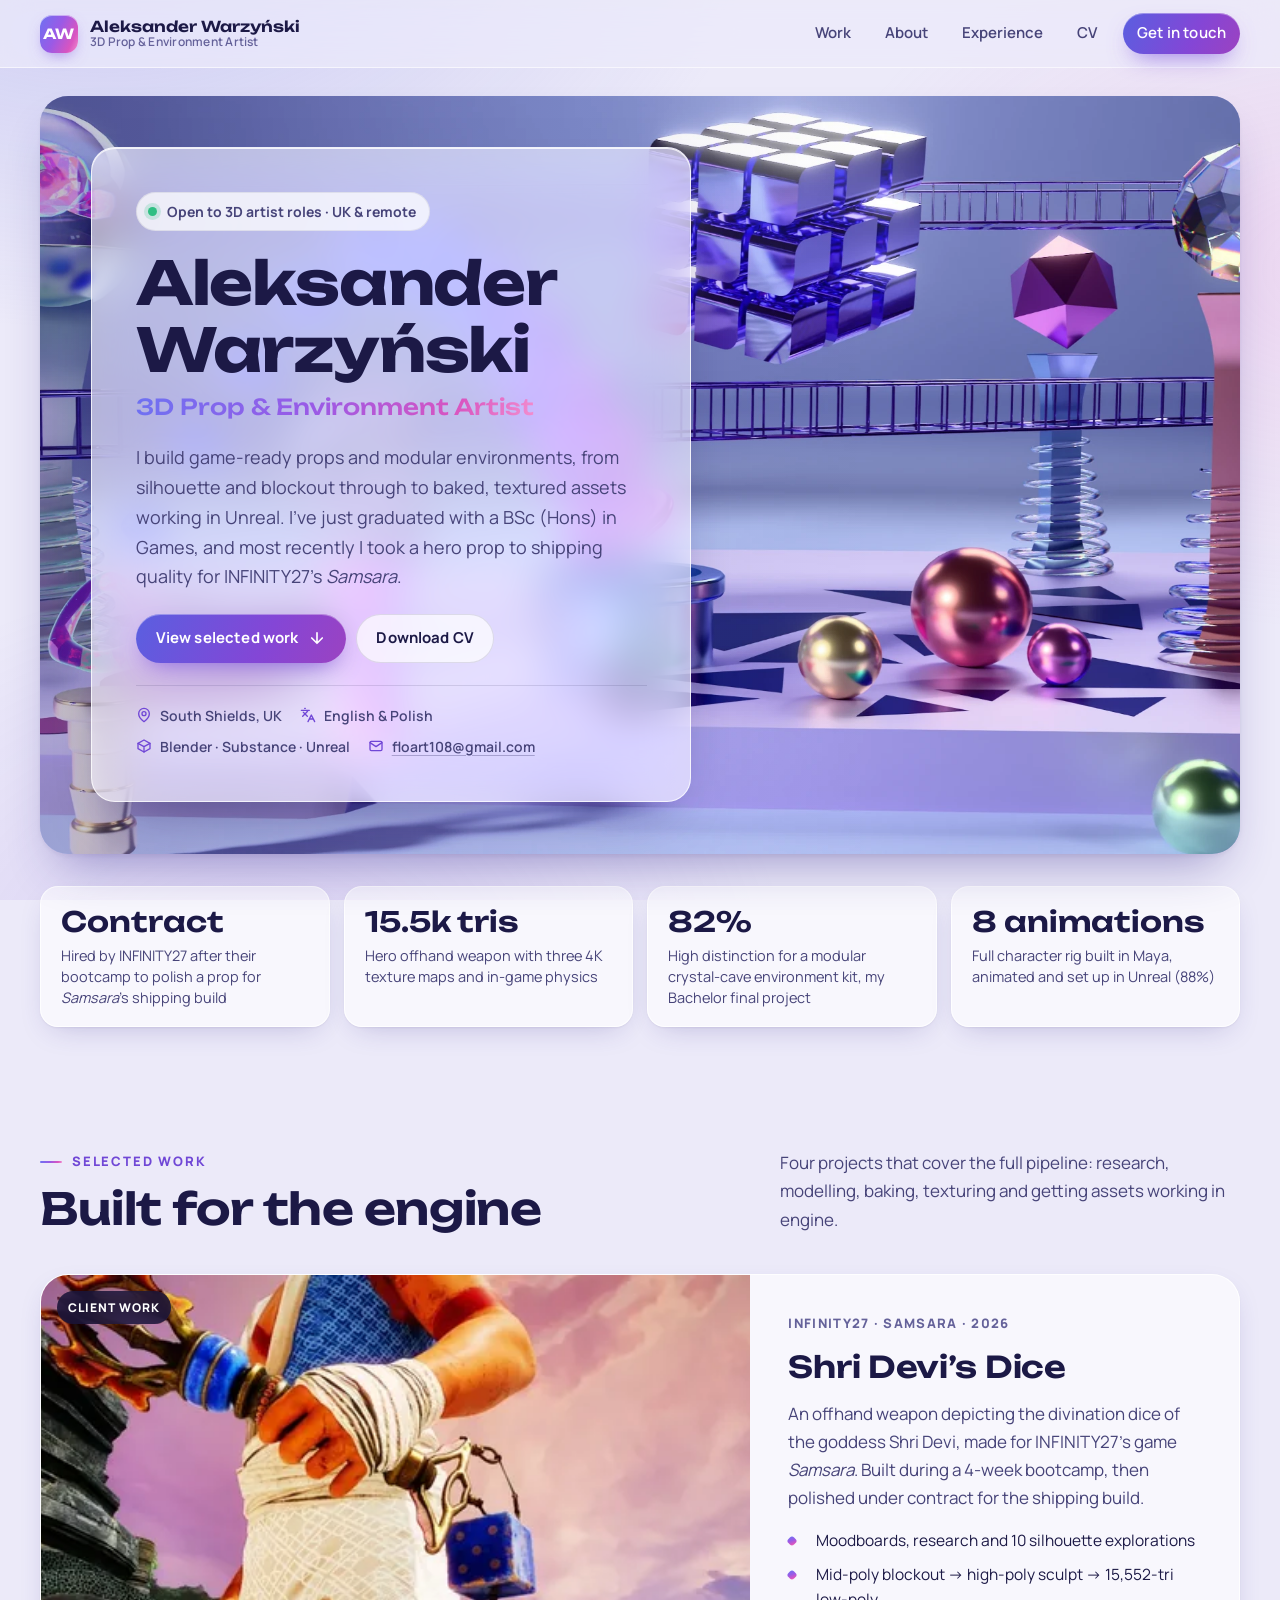
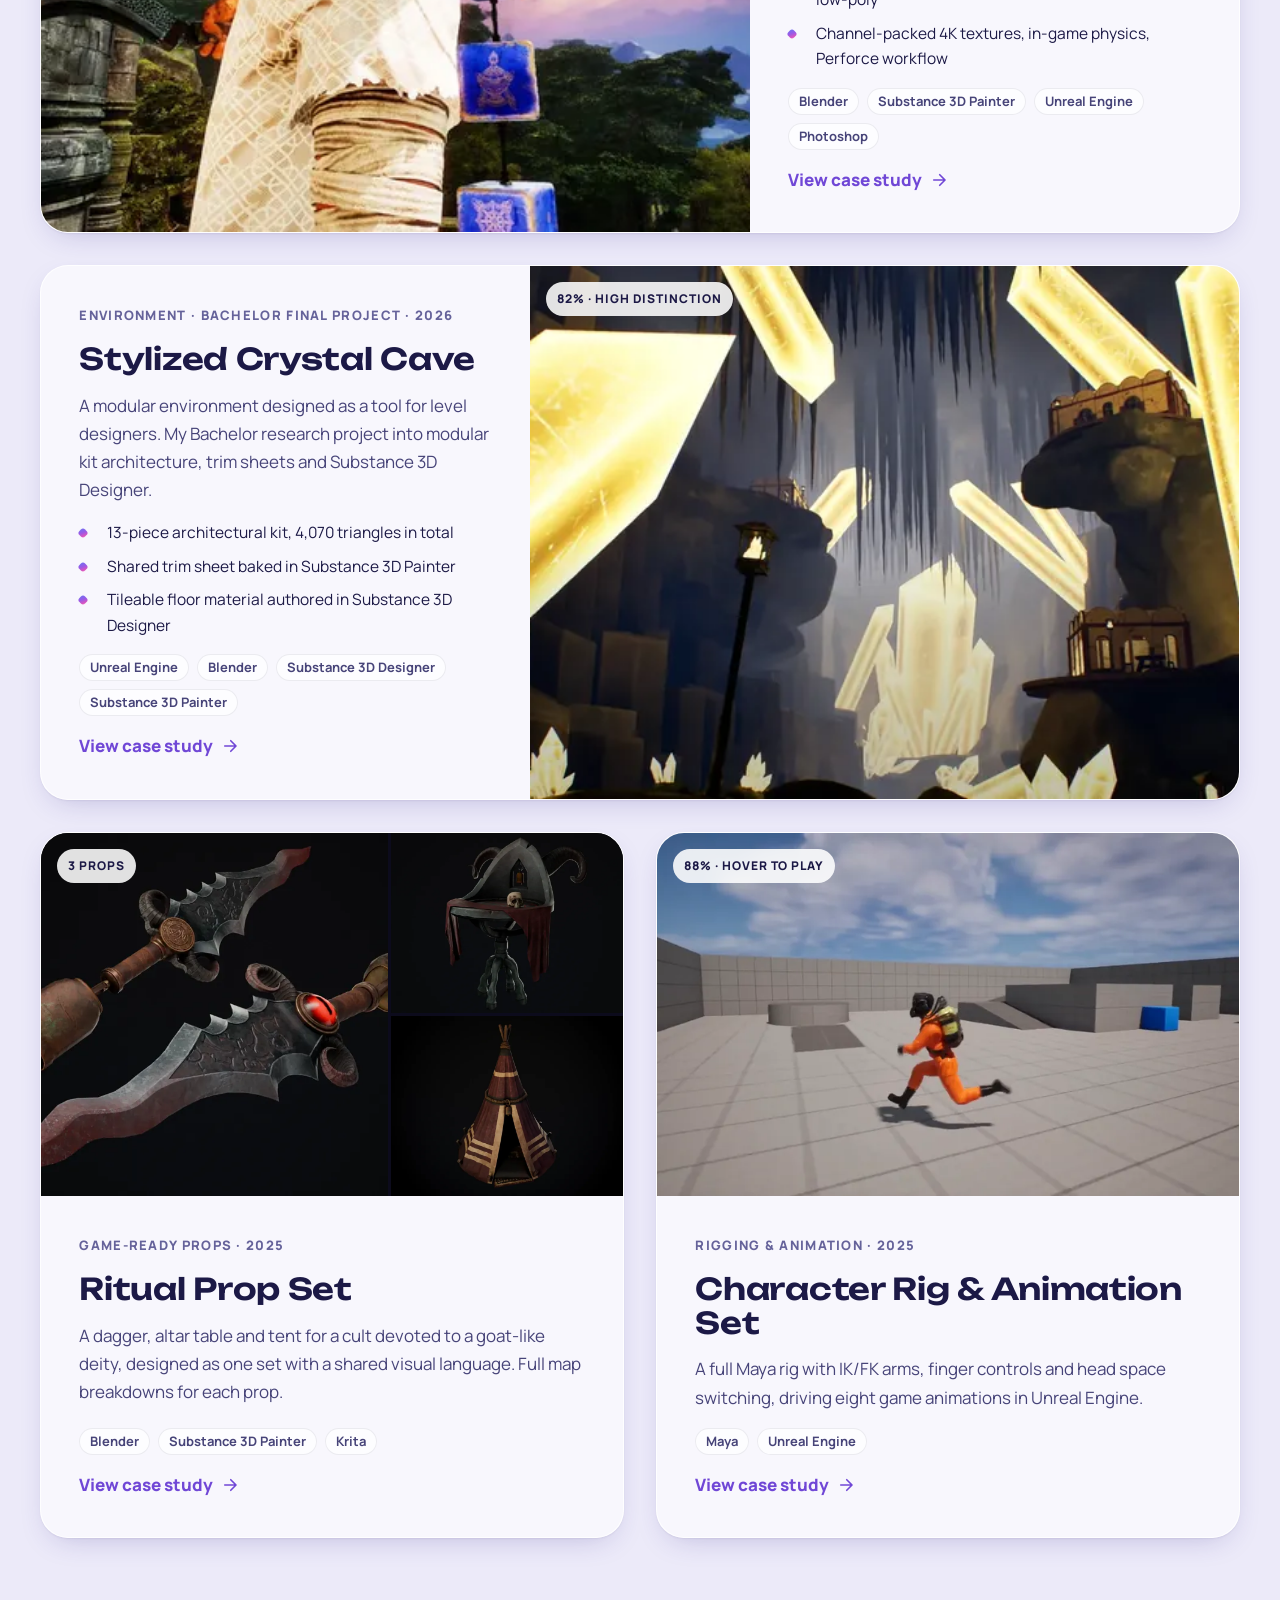
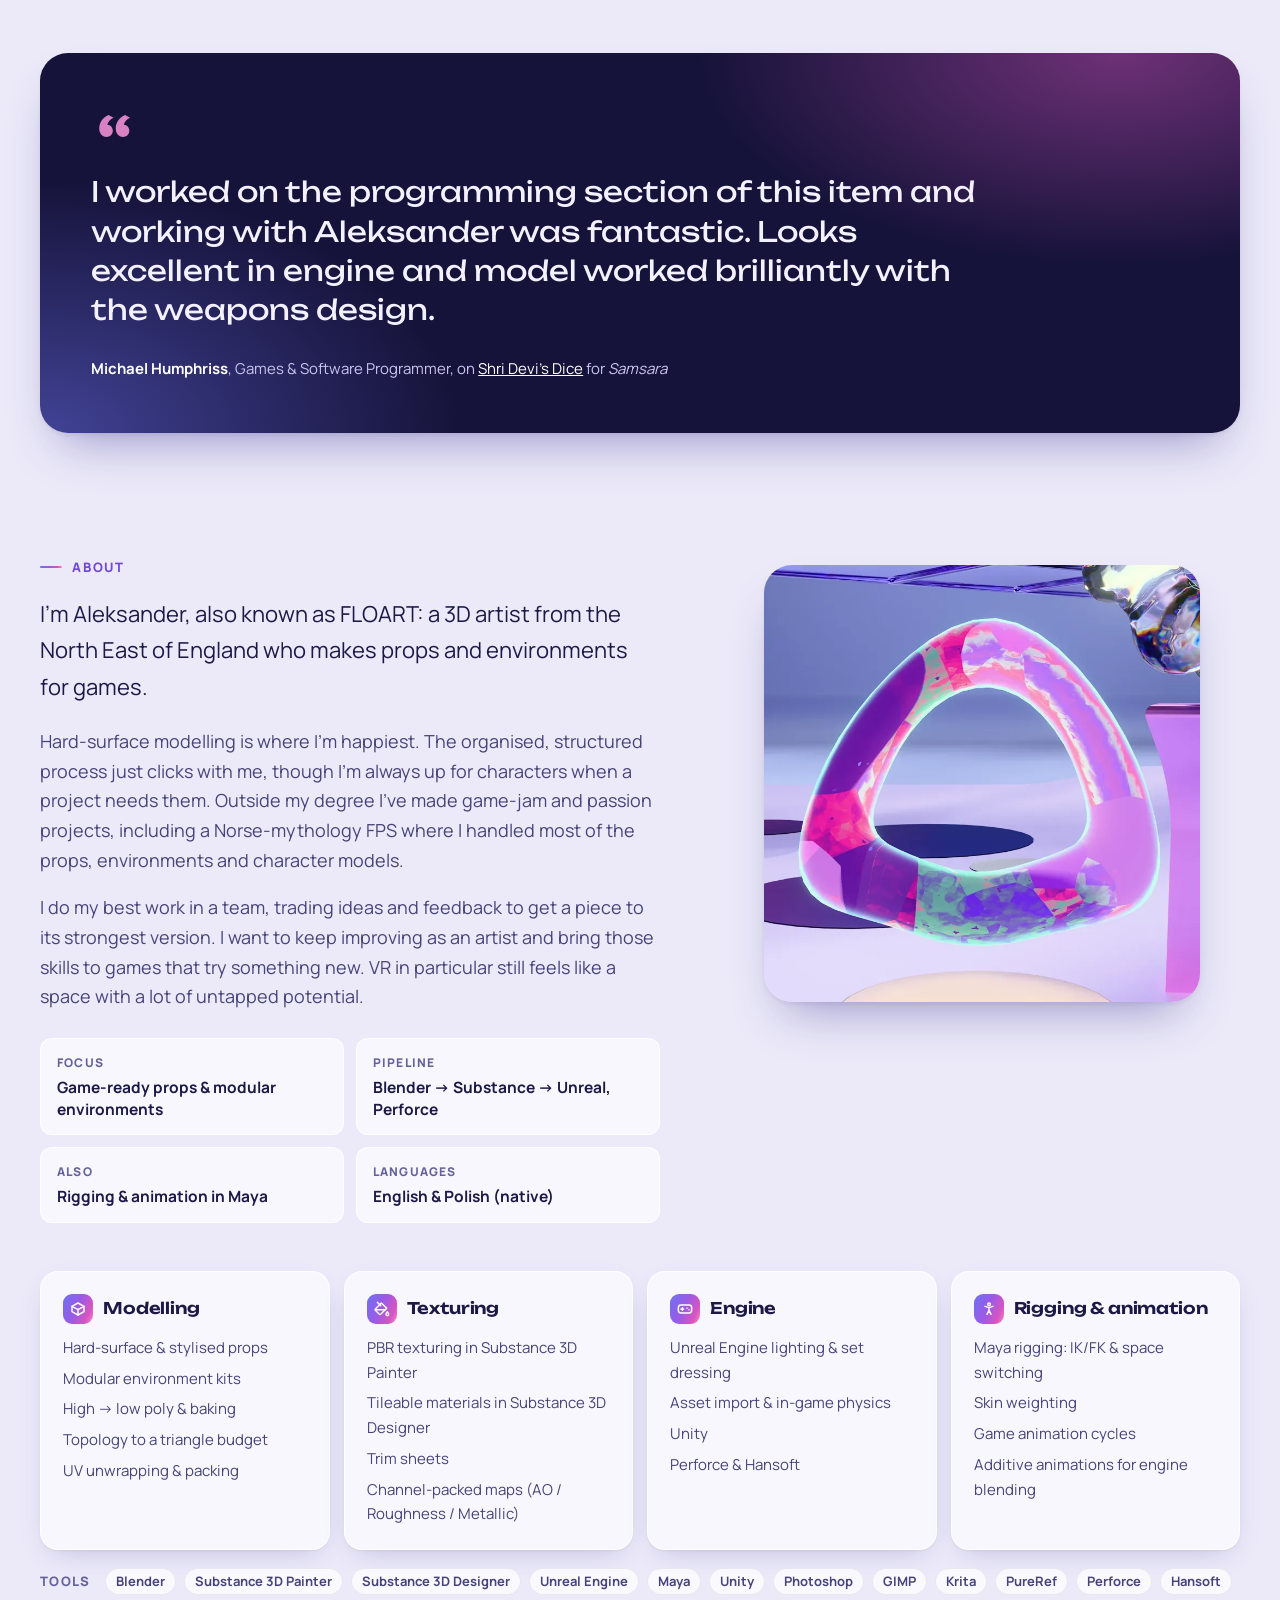
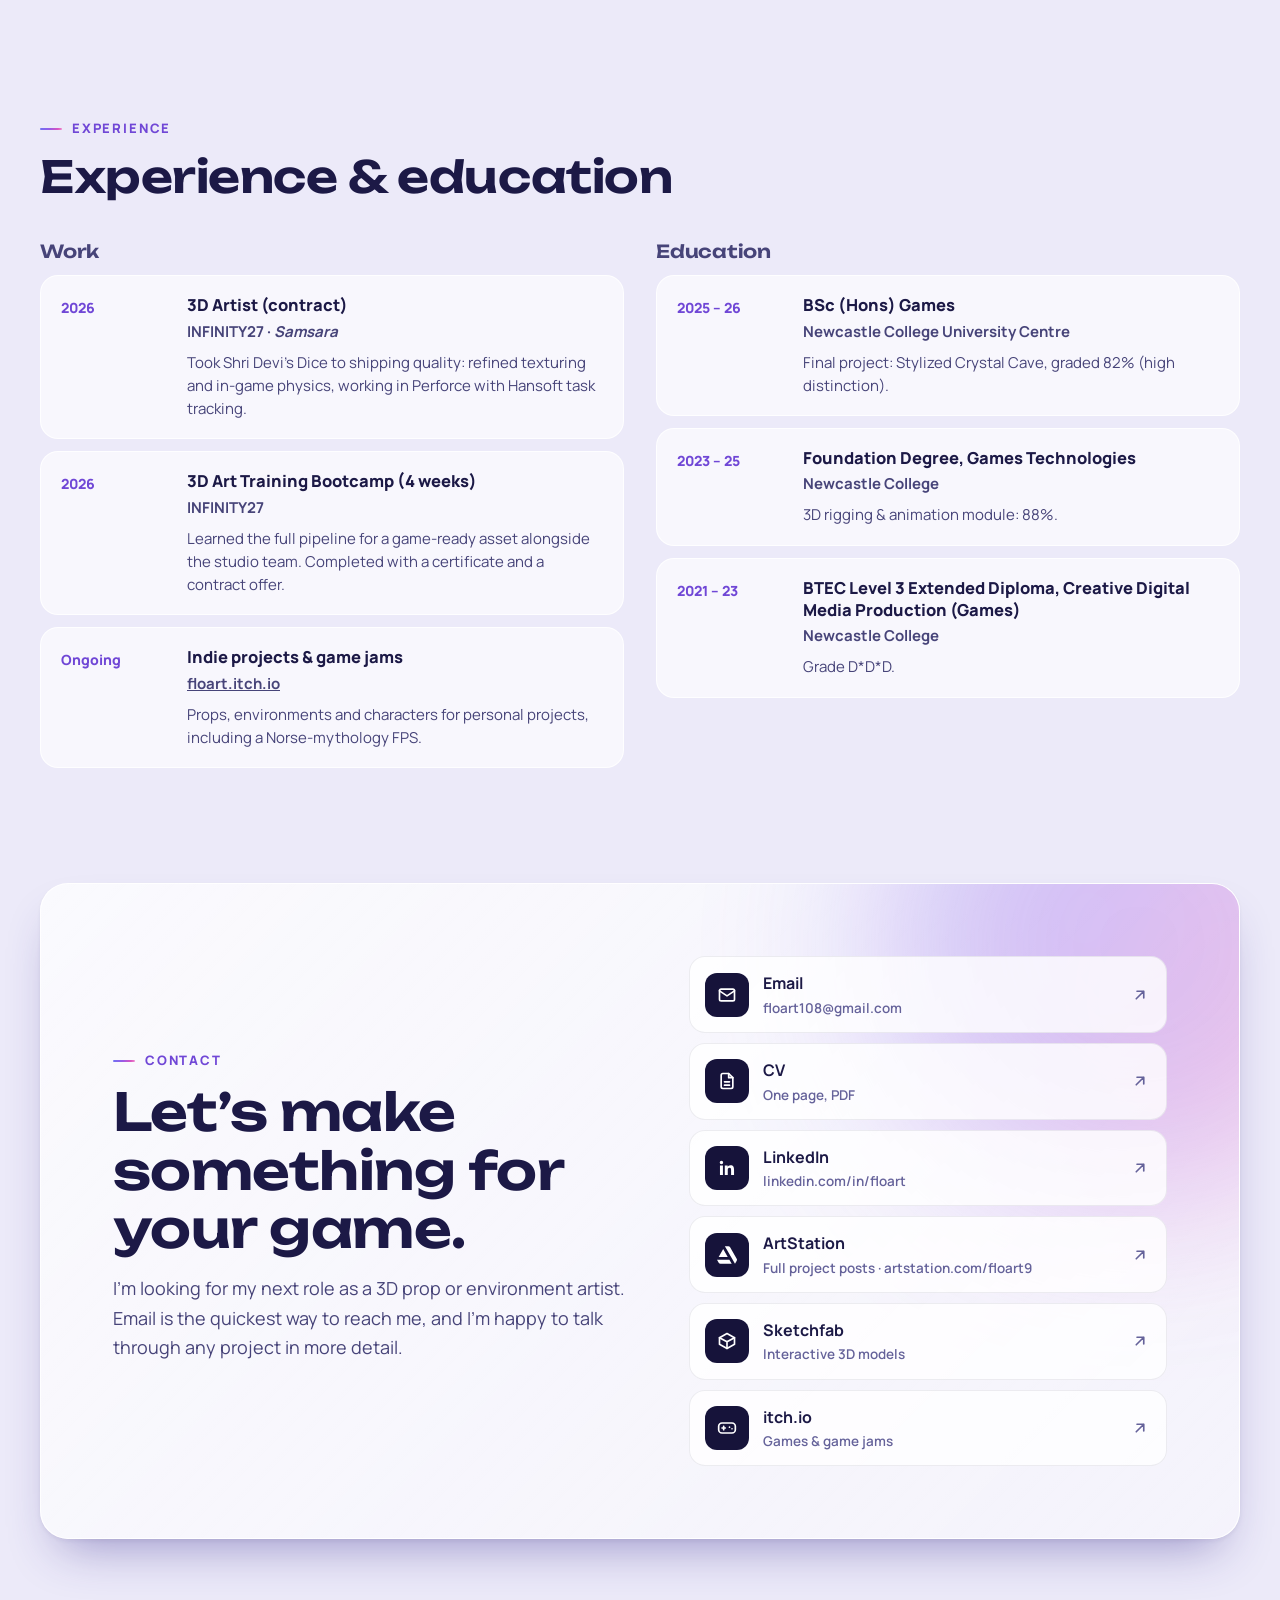
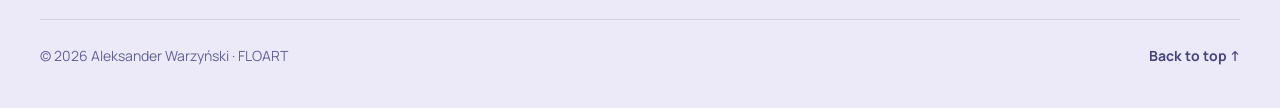
<file: index.html>
<!doctype html>
<html lang="en-GB" class="no-js">
<head>
  <meta charset="utf-8">
  <meta name="viewport" content="width=device-width, initial-scale=1">
  <title>Aleksander Warzyński | 3D Prop &amp; Environment Artist</title>
  <meta name="description" content="Aleksander Warzyński (FLOART) is a 3D prop and environment artist for games: game-ready assets in Blender, Substance and Unreal Engine, including contract work for INFINITY27's Samsara.">
  <link rel="canonical" href="https://olivernealdev.github.io/aleksander-warzynski/">
  <meta name="theme-color" content="#eceaf9">

  <meta property="og:type" content="website">
  <meta property="og:title" content="Aleksander Warzyński | 3D Prop &amp; Environment Artist">
  <meta property="og:description" content="Game-ready props and modular environments, from blockout to shipping build.">
  <meta property="og:url" content="https://olivernealdev.github.io/aleksander-warzynski/">
  <meta property="og:image" content="https://olivernealdev.github.io/aleksander-warzynski/img/og/home.jpg">
  <meta property="og:image:width" content="1200">
  <meta property="og:image:height" content="630">
  <meta property="og:image:alt" content="A stylised cave lit by giant golden crystals, from the Stylized Crystal Cave environment.">
  <meta name="twitter:card" content="summary_large_image">

  <link rel="icon" href="favicon.svg" type="image/svg+xml">
  <link rel="apple-touch-icon" href="img/site/touch-icon.png">
  <link rel="preconnect" href="https://fonts.googleapis.com">
  <link rel="preconnect" href="https://fonts.gstatic.com" crossorigin>
  <link href="https://fonts.googleapis.com/css2?family=Manrope:wght@400;500;600;700;800&family=Unbounded:wght@400;500;600;700&display=swap" rel="stylesheet">
  <link rel="preload" as="image" href="img/site/hero.webp" imagesrcset="img/site/hero-sm.webp 800w, img/site/hero.webp 2000w" imagesizes="(max-width: 720px) 100vw, 1200px" fetchpriority="high">
  <link rel="stylesheet" href="css/style.css">

  <script type="application/ld+json">
  {
    "@context": "https://schema.org",
    "@type": "Person",
    "name": "Aleksander Warzyński",
    "alternateName": "FLOART",
    "jobTitle": "3D Prop & Environment Artist",
    "email": "mailto:floart108@gmail.com",
    "url": "https://olivernealdev.github.io/aleksander-warzynski/",
    "image": "https://olivernealdev.github.io/aleksander-warzynski/img/og/home.jpg",
    "alumniOf": { "@type": "CollegeOrUniversity", "name": "Newcastle College University Centre" },
    "address": { "@type": "PostalAddress", "addressLocality": "South Shields", "addressCountry": "GB" },
    "knowsLanguage": ["en", "pl"],
    "knowsAbout": ["3D modelling", "Game art", "Hard-surface modelling", "Modular environments", "PBR texturing", "Unreal Engine", "Blender", "Substance 3D Painter", "Substance 3D Designer", "Rigging", "Animation"],
    "sameAs": [
      "https://www.linkedin.com/in/floart/",
      "https://www.artstation.com/floart9",
      "https://sketchfab.com/FLOART",
      "https://floart.itch.io"
    ]
  }
  </script>
</head>
<body>
  <a class="skip-link" href="#main">Skip to content</a>

  <header class="site-header">
    <div class="wrap">
      <a class="brand" href="./" aria-label="Aleksander Warzyński, home">
        <span class="brand-mark" aria-hidden="true">AW</span>
        <span class="brand-name">Aleksander Warzyński<small>3D Prop &amp; Environment Artist</small></span>
      </a>
      <button class="nav-toggle" type="button" aria-expanded="false" aria-controls="site-nav" aria-label="Menu">
        <svg viewBox="0 0 24 24" fill="none" stroke="currentColor" stroke-width="2" stroke-linecap="round" aria-hidden="true"><path d="M4 7h16M4 12h16M4 17h16"/></svg>
      </button>
      <nav class="nav" id="site-nav" aria-label="Main">
        <a href="#work">Work</a>
        <a href="#about">About</a>
        <a href="#experience">Experience</a>
        <a href="cv.pdf">CV</a>
        <a class="btn btn-primary" href="#contact">Get in touch</a>
      </nav>
    </div>
  </header>

  <main id="main">
    <!-- Hero -->
    <section class="hero" aria-labelledby="hero-title">
      <div class="wrap">
        <div class="hero-frame">
          <div class="hero-media">
            <img src="img/site/hero.webp" srcset="img/site/hero-sm.webp 800w, img/site/hero.webp 2000w" sizes="(max-width: 720px) 100vw, 1200px" width="2000" height="1125" alt="A lavender 3D scene of chrome, glass and iridescent objects: a glass sphere, floating rings, a chrome cube and metallic spheres on pedestals.">
          </div>
          <div class="hero-card">
            <span class="status"><i aria-hidden="true"></i>Open to 3D artist roles · UK &amp; remote</span>
            <h1 id="hero-title">Aleksander Warzyński</h1>
            <p class="hero-role"><span class="iri-text">3D Prop &amp; Environment Artist</span></p>
            <p class="hero-lede">I build game-ready props and modular environments, from silhouette and blockout through to baked, textured assets working in Unreal. I’ve just graduated with a BSc (Hons) in Games, and most recently I took a hero prop to shipping quality for INFINITY27’s <em>Samsara</em>.</p>
            <div class="hero-actions">
              <a class="btn btn-primary" href="#work">
                View selected work
                <svg viewBox="0 0 24 24" fill="none" stroke="currentColor" stroke-width="2.2" stroke-linecap="round" stroke-linejoin="round" aria-hidden="true"><path d="M12 5v14M5 12l7 7 7-7"/></svg>
              </a>
              <a class="btn btn-ghost" href="cv.pdf">Download CV</a>
            </div>
            <ul class="hero-meta">
              <li><svg viewBox="0 0 24 24" fill="none" stroke="currentColor" stroke-width="2" stroke-linecap="round" stroke-linejoin="round" aria-hidden="true"><path d="M20 10c0 6-8 12-8 12s-8-6-8-12a8 8 0 0 1 16 0Z"/><circle cx="12" cy="10" r="3"/></svg>South Shields, UK</li>
              <li><svg viewBox="0 0 24 24" fill="none" stroke="currentColor" stroke-width="2" stroke-linecap="round" stroke-linejoin="round" aria-hidden="true"><path d="m5 8 6 6M4 14l6-6 2-3M2 5h12M7 2h1M22 22l-5-10-5 10M14 18h6"/></svg>English &amp; Polish</li>
              <li><svg viewBox="0 0 24 24" fill="none" stroke="currentColor" stroke-width="2" stroke-linecap="round" stroke-linejoin="round" aria-hidden="true"><path d="M21 8 12 3 3 8v8l9 5 9-5V8Z"/><path d="m3 8 9 5 9-5M12 13v8"/></svg>Blender · Substance · Unreal</li>
              <li><svg viewBox="0 0 24 24" fill="none" stroke="currentColor" stroke-width="2" stroke-linecap="round" stroke-linejoin="round" aria-hidden="true"><rect x="3" y="5" width="18" height="14" rx="2"/><path d="m3 7 9 6 9-6"/></svg><a href="mailto:floart108@gmail.com">floart108@gmail.com</a></li>
            </ul>
          </div>
        </div>

        <ul class="highlights" aria-label="Highlights">
          <li class="highlight"><b>Contract</b><span>Hired by INFINITY27 after their bootcamp to polish a prop for <em>Samsara</em>’s shipping build</span></li>
          <li class="highlight"><b>15.5k tris</b><span>Hero offhand weapon with three 4K texture maps and in-game physics</span></li>
          <li class="highlight"><b>82%</b><span>High distinction for a modular crystal-cave environment kit, my Bachelor final project</span></li>
          <li class="highlight"><b>8 animations</b><span>Full character rig built in Maya, animated and set up in Unreal (88%)</span></li>
        </ul>
      </div>
    </section>

    <!-- Work -->
    <section class="section" id="work" aria-labelledby="work-title">
      <div class="wrap">
        <div class="section-head">
          <div>
            <span class="eyebrow">Selected work</span>
            <h2 id="work-title">Built for the engine</h2>
          </div>
          <p>Four projects that cover the full pipeline: research, modelling, baking, texturing and getting assets working in engine.</p>
        </div>

        <div class="projects">
          <a class="project-feature" href="work/shri-devis-dice.html">
            <div class="project-media">
              <span class="badge badge--pro">Client work</span>
              <img src="img/dice/card-sm.webp" srcset="img/dice/card-sm.webp 800w, img/dice/card.webp 1400w" sizes="(max-width: 900px) 100vw, 700px" width="1400" height="624" loading="lazy" alt="Shri Devi's Dice held by a character in Samsara, in front of a stone temple under a pink sky.">
            </div>
            <div class="project-body">
              <span class="project-kicker">INFINITY27 · Samsara · 2026</span>
              <h3>Shri Devi’s Dice</h3>
              <p>An offhand weapon depicting the divination dice of the goddess Shri Devi, made for INFINITY27’s game <em>Samsara</em>. Built during a 4-week bootcamp, then polished under contract for the shipping build.</p>
              <ul class="project-points">
                <li>Moodboards, research and 10 silhouette explorations</li>
                <li>Mid-poly blockout → high-poly sculpt → 15,552-tri low-poly</li>
                <li>Channel-packed 4K textures, in-game physics, Perforce workflow</li>
              </ul>
              <ul class="chips spec-row" aria-label="Software">
                <li class="chip">Blender</li><li class="chip">Substance 3D Painter</li><li class="chip">Unreal Engine</li><li class="chip">Photoshop</li>
              </ul>
              <span class="more-link">View case study <svg viewBox="0 0 24 24" fill="none" stroke="currentColor" stroke-width="2.2" stroke-linecap="round" stroke-linejoin="round" aria-hidden="true"><path d="M5 12h14M13 5l7 7-7 7"/></svg></span>
            </div>
          </a>

          <a class="project-feature" href="work/crystal-cave.html">
            <div class="project-media">
              <span class="badge">82% · High distinction</span>
              <img src="img/cave/card-sm.webp" srcset="img/cave/card-sm.webp 800w, img/cave/card.webp 1400w" sizes="(max-width: 900px) 100vw, 700px" width="1400" height="718" loading="lazy" alt="Stylized cave lit by giant glowing golden crystals, with small buildings perched on rock pillars.">
            </div>
            <div class="project-body">
              <span class="project-kicker">Environment · Bachelor final project · 2026</span>
              <h3>Stylized Crystal Cave</h3>
              <p>A modular environment designed as a tool for level designers. My Bachelor research project into modular kit architecture, trim sheets and Substance 3D Designer.</p>
              <ul class="project-points">
                <li>13-piece architectural kit, 4,070 triangles in total</li>
                <li>Shared trim sheet baked in Substance 3D Painter</li>
                <li>Tileable floor material authored in Substance 3D Designer</li>
              </ul>
              <ul class="chips spec-row" aria-label="Software">
                <li class="chip">Unreal Engine</li><li class="chip">Blender</li><li class="chip">Substance 3D Designer</li><li class="chip">Substance 3D Painter</li>
              </ul>
              <span class="more-link">View case study <svg viewBox="0 0 24 24" fill="none" stroke="currentColor" stroke-width="2.2" stroke-linecap="round" stroke-linejoin="round" aria-hidden="true"><path d="M5 12h14M13 5l7 7-7 7"/></svg></span>
            </div>
          </a>

          <div class="project-pair">
            <a class="project-card" href="work/ritual-props.html">
              <div class="project-media">
                <span class="badge">3 props</span>
                <div class="mosaic">
                  <img src="img/props/dagger-render-sm.webp" width="800" height="600" loading="lazy" alt="Sacrificial dagger with a bell pommel, ram horns and a red eye gem.">
                  <img src="img/props/table-render-sm.webp" width="800" height="600" loading="lazy" alt="Horned ritual table draped in red cloth with a skull and a bell.">
                  <img src="img/props/tent-render-sm.webp" width="800" height="600" loading="lazy" alt="Red and cream striped cultist tent with a bell over the entrance.">
                </div>
              </div>
              <div class="project-body">
                <span class="project-kicker">Game-ready props · 2025</span>
                <h3>Ritual Prop Set</h3>
                <p>A dagger, altar table and tent for a cult devoted to a goat-like deity, designed as one set with a shared visual language. Full map breakdowns for each prop.</p>
                <ul class="chips spec-row" aria-label="Software">
                  <li class="chip">Blender</li><li class="chip">Substance 3D Painter</li><li class="chip">Krita</li>
                </ul>
                <span class="more-link">View case study <svg viewBox="0 0 24 24" fill="none" stroke="currentColor" stroke-width="2.2" stroke-linecap="round" stroke-linejoin="round" aria-hidden="true"><path d="M5 12h14M13 5l7 7-7 7"/></svg></span>
              </div>
            </a>

            <a class="project-card" href="work/rigging-animation.html" data-hover-video>
              <div class="project-media">
                <span class="badge">88%<span class="hover-hint"> · Hover to play</span></span>
                <video src="video/animation-loop.mp4" poster="img/rig/poster-sm.webp" muted loop playsinline preload="none" aria-hidden="true"></video>
              </div>
              <div class="project-body">
                <span class="project-kicker">Rigging &amp; animation · 2025</span>
                <h3>Character Rig &amp; Animation Set</h3>
                <p>A full Maya rig with IK/FK arms, finger controls and head space switching, driving eight game animations in Unreal Engine.</p>
                <ul class="chips spec-row" aria-label="Software">
                  <li class="chip">Maya</li><li class="chip">Unreal Engine</li>
                </ul>
                <span class="more-link">View case study <svg viewBox="0 0 24 24" fill="none" stroke="currentColor" stroke-width="2.2" stroke-linecap="round" stroke-linejoin="round" aria-hidden="true"><path d="M5 12h14M13 5l7 7-7 7"/></svg></span>
              </div>
            </a>
          </div>
        </div>
      </div>
    </section>

    <!-- Testimonial -->
    <section class="section" aria-label="Testimonial">
      <div class="wrap">
        <figure class="quote">
          <svg class="mark" viewBox="0 0 24 24" fill="currentColor" aria-hidden="true"><path d="M9.6 6C6.5 7.3 4.5 10 4.5 13.4c0 2.7 1.6 4.6 3.9 4.6 2 0 3.5-1.5 3.5-3.4 0-1.8-1.3-3.2-3-3.3.3-1.5 1.6-3 3.4-3.8L9.6 6Zm9 0c-3.1 1.3-5.1 4-5.1 7.4 0 2.7 1.6 4.6 3.9 4.6 2 0 3.5-1.5 3.5-3.4 0-1.8-1.3-3.2-3-3.3.3-1.5 1.6-3 3.4-3.8L18.6 6Z"/></svg>
          <blockquote>
            <p>I worked on the programming section of this item and working with Aleksander was fantastic. Looks excellent in engine and model worked brilliantly with the weapons design.</p>
          </blockquote>
          <figcaption><b>Michael Humphriss</b>, Games &amp; Software Programmer, on <a href="work/shri-devis-dice.html">Shri Devi’s Dice</a> for <em>Samsara</em></figcaption>
        </figure>
      </div>
    </section>

    <!-- About -->
    <section class="section" id="about" aria-labelledby="about-title">
      <div class="wrap">
        <div class="about">
          <div class="about-text">
            <span class="eyebrow">About</span>
            <h2 id="about-title" class="visually-hidden">About Aleksander</h2>
            <p style="margin-top:18px">I’m Aleksander, also known as FLOART: a 3D artist from the North East of England who makes props and environments for games.</p>
            <p>Hard-surface modelling is where I’m happiest. The organised, structured process just clicks with me, though I’m always up for characters when a project needs them. Outside my degree I’ve made game-jam and passion projects, including a Norse-mythology FPS where I handled most of the props, environments and character models.</p>
            <p>I do my best work in a team, trading ideas and feedback to get a piece to its strongest version. I want to keep improving as an artist and bring those skills to games that try something new. VR in particular still feels like a space with a lot of untapped potential.</p>
            <dl class="facts">
              <div class="fact"><dt>Focus</dt><dd>Game-ready props &amp; modular environments</dd></div>
              <div class="fact"><dt>Pipeline</dt><dd>Blender → Substance → Unreal, Perforce</dd></div>
              <div class="fact"><dt>Also</dt><dd>Rigging &amp; animation in Maya</dd></div>
              <div class="fact"><dt>Languages</dt><dd>English &amp; Polish (native)</dd></div>
            </dl>
          </div>
          <figure class="about-visual">
            <img src="img/site/ring-sm.webp" srcset="img/site/ring-sm.webp 800w, img/site/ring.webp 1100w" sizes="(max-width: 900px) 100vw, 480px" width="1100" height="1100" loading="lazy" alt="Close-up of an iridescent glass ring floating in a lavender scene.">
          </figure>
        </div>

        <div class="skills">
          <div class="skill">
            <h3><span><svg viewBox="0 0 24 24" fill="none" stroke="currentColor" stroke-width="2.2" stroke-linecap="round" stroke-linejoin="round" aria-hidden="true"><path d="M21 8 12 3 3 8v8l9 5 9-5V8Z"/><path d="m3 8 9 5 9-5M12 13v8"/></svg></span>Modelling</h3>
            <ul><li>Hard-surface &amp; stylised props</li><li>Modular environment kits</li><li>High → low poly &amp; baking</li><li>Topology to a triangle budget</li><li>UV unwrapping &amp; packing</li></ul>
          </div>
          <div class="skill">
            <h3><span><svg viewBox="0 0 24 24" fill="none" stroke="currentColor" stroke-width="2.2" stroke-linecap="round" stroke-linejoin="round" aria-hidden="true"><path d="m19 11-8-8-8.6 8.6a2 2 0 0 0 0 2.8l5.2 5.2c.8.8 2 .8 2.8 0L19 11Z"/><path d="m5 2 5 5M2 13h15M22 20a2 2 0 1 1-4 0c0-1.6 1.7-2.4 2-4 .3 1.6 2 2.4 2 4Z"/></svg></span>Texturing</h3>
            <ul><li>PBR texturing in Substance 3D Painter</li><li>Tileable materials in Substance 3D Designer</li><li>Trim sheets</li><li>Channel-packed maps (AO / Roughness / Metallic)</li></ul>
          </div>
          <div class="skill">
            <h3><span><svg viewBox="0 0 24 24" fill="none" stroke="currentColor" stroke-width="2.2" stroke-linecap="round" stroke-linejoin="round" aria-hidden="true"><rect x="2" y="6" width="20" height="12" rx="4"/><path d="M6 12h4M8 10v4M15 11h.01M18 13h.01"/></svg></span>Engine</h3>
            <ul><li>Unreal Engine lighting &amp; set dressing</li><li>Asset import &amp; in-game physics</li><li>Unity</li><li>Perforce &amp; Hansoft</li></ul>
          </div>
          <div class="skill">
            <h3><span><svg viewBox="0 0 24 24" fill="none" stroke="currentColor" stroke-width="2.2" stroke-linecap="round" stroke-linejoin="round" aria-hidden="true"><circle cx="12" cy="5" r="2"/><path d="m9 20 3-6 3 6M6 8l6 2 6-2M12 10v4"/></svg></span>Rigging &amp; animation</h3>
            <ul><li>Maya rigging: IK/FK &amp; space switching</li><li>Skin weighting</li><li>Game animation cycles</li><li>Additive animations for engine blending</li></ul>
          </div>
        </div>
        <div class="tools">
          <span class="label">Tools</span>
          <ul class="chips">
            <li class="chip">Blender</li><li class="chip">Substance 3D Painter</li><li class="chip">Substance 3D Designer</li><li class="chip">Unreal Engine</li><li class="chip">Maya</li><li class="chip">Unity</li><li class="chip">Photoshop</li><li class="chip">GIMP</li><li class="chip">Krita</li><li class="chip">PureRef</li><li class="chip">Perforce</li><li class="chip">Hansoft</li>
          </ul>
        </div>
      </div>
    </section>

    <!-- Experience & education -->
    <section class="section" id="experience" aria-labelledby="exp-title">
      <div class="wrap">
        <div class="section-head">
          <div>
            <span class="eyebrow">Experience</span>
            <h2 id="exp-title">Experience &amp; education</h2>
          </div>
        </div>
        <div class="timeline-grid">
          <div class="timeline-col">
            <h3>Work</h3>
            <ol class="timeline">
              <li>
                <time>2026</time>
                <div>
                  <h4>3D Artist (contract)</h4>
                  <span class="org">INFINITY27 · <em>Samsara</em></span>
                  <p>Took Shri Devi’s Dice to shipping quality: refined texturing and in-game physics, working in Perforce with Hansoft task tracking.</p>
                </div>
              </li>
              <li>
                <time>2026</time>
                <div>
                  <h4>3D Art Training Bootcamp (4 weeks)</h4>
                  <span class="org">INFINITY27</span>
                  <p>Learned the full pipeline for a game-ready asset alongside the studio team. Completed with a certificate and a contract offer.</p>
                </div>
              </li>
              <li>
                <time>Ongoing</time>
                <div>
                  <h4>Indie projects &amp; game jams</h4>
                  <span class="org"><a href="https://floart.itch.io" target="_blank" rel="noopener">floart.itch.io</a></span>
                  <p>Props, environments and characters for personal projects, including a Norse-mythology FPS.</p>
                </div>
              </li>
            </ol>
          </div>
          <div class="timeline-col">
            <h3>Education</h3>
            <ol class="timeline">
              <li>
                <time>2025 – 26</time>
                <div>
                  <h4>BSc (Hons) Games</h4>
                  <span class="org">Newcastle College University Centre</span>
                  <p>Final project: Stylized Crystal Cave, graded 82% (high distinction).</p>
                </div>
              </li>
              <li>
                <time>2023 – 25</time>
                <div>
                  <h4>Foundation Degree, Games Technologies</h4>
                  <span class="org">Newcastle College</span>
                  <p>3D rigging &amp; animation module: 88%.</p>
                </div>
              </li>
              <li>
                <time>2021 – 23</time>
                <div>
                  <h4>BTEC Level 3 Extended Diploma, Creative Digital Media Production (Games)</h4>
                  <span class="org">Newcastle College</span>
                  <p>Grade D*D*D.</p>
                </div>
              </li>
            </ol>
          </div>
        </div>
      </div>
    </section>

    <!-- Contact -->
    <section class="section" id="contact" aria-labelledby="contact-title">
      <div class="wrap">
        <div class="contact">
          <div>
            <span class="eyebrow">Contact</span>
            <h2 id="contact-title">Let’s make something for your game.</h2>
            <p>I’m looking for my next role as a 3D prop or environment artist. Email is the quickest way to reach me, and I’m happy to talk through any project in more detail.</p>
          </div>
          <ul class="contact-links">
            <li><a href="mailto:floart108@gmail.com">
              <span class="ico"><svg viewBox="0 0 24 24" fill="none" stroke="currentColor" stroke-width="2" stroke-linecap="round" stroke-linejoin="round" aria-hidden="true"><rect x="3" y="5" width="18" height="14" rx="2"/><path d="m3 7 9 6 9-6"/></svg></span>
              <span><b>Email</b><small>floart108@gmail.com</small></span>
              <svg class="arrow" viewBox="0 0 24 24" fill="none" stroke="currentColor" stroke-width="2.2" stroke-linecap="round" stroke-linejoin="round" aria-hidden="true"><path d="M7 17 17 7M8 7h9v9"/></svg>
            </a></li>
            <li><a href="cv.pdf">
              <span class="ico"><svg viewBox="0 0 24 24" fill="none" stroke="currentColor" stroke-width="2" stroke-linecap="round" stroke-linejoin="round" aria-hidden="true"><path d="M14 3H7a2 2 0 0 0-2 2v14a2 2 0 0 0 2 2h10a2 2 0 0 0 2-2V8l-5-5Z"/><path d="M14 3v5h5M9 13h6M9 17h6"/></svg></span>
              <span><b>CV</b><small>One page, PDF</small></span>
              <svg class="arrow" viewBox="0 0 24 24" fill="none" stroke="currentColor" stroke-width="2.2" stroke-linecap="round" stroke-linejoin="round" aria-hidden="true"><path d="M7 17 17 7M8 7h9v9"/></svg>
            </a></li>
            <li><a href="https://www.linkedin.com/in/floart/" target="_blank" rel="noopener">
              <span class="ico"><svg viewBox="0 0 24 24" fill="currentColor" aria-hidden="true"><path d="M20.45 20.45h-3.55v-5.57c0-1.33-.03-3.04-1.85-3.04-1.85 0-2.14 1.45-2.14 2.94v5.67H9.35V9h3.41v1.56h.05c.48-.9 1.64-1.85 3.37-1.85 3.6 0 4.27 2.37 4.27 5.46v6.28ZM5.34 7.43a2.06 2.06 0 1 1 0-4.13 2.06 2.06 0 0 1 0 4.13ZM7.12 20.45H3.56V9h3.56v11.45Z"/></svg></span>
              <span><b>LinkedIn</b><small>linkedin.com/in/floart</small></span>
              <svg class="arrow" viewBox="0 0 24 24" fill="none" stroke="currentColor" stroke-width="2.2" stroke-linecap="round" stroke-linejoin="round" aria-hidden="true"><path d="M7 17 17 7M8 7h9v9"/></svg>
            </a></li>
            <li><a href="https://www.artstation.com/floart9" target="_blank" rel="noopener">
              <span class="ico"><svg viewBox="0 0 24 24" fill="currentColor" aria-hidden="true"><path d="m0 17.72 2.03 3.5a2.42 2.42 0 0 0 2.16 1.34h13.46l-2.8-4.84H0Zm24 .03c0-.49-.14-.94-.39-1.32L15.73 2.73a2.42 2.42 0 0 0-2.14-1.29H9.42l12.18 21.1 1.92-3.33c.38-.64.48-.92.48-1.46Zm-11.13-3.46L7.43 4.86l-5.45 9.43h10.89Z"/></svg></span>
              <span><b>ArtStation</b><small>Full project posts · artstation.com/floart9</small></span>
              <svg class="arrow" viewBox="0 0 24 24" fill="none" stroke="currentColor" stroke-width="2.2" stroke-linecap="round" stroke-linejoin="round" aria-hidden="true"><path d="M7 17 17 7M8 7h9v9"/></svg>
            </a></li>
            <li><a href="https://sketchfab.com/FLOART" target="_blank" rel="noopener">
              <span class="ico"><svg viewBox="0 0 24 24" fill="none" stroke="currentColor" stroke-width="2" stroke-linecap="round" stroke-linejoin="round" aria-hidden="true"><path d="M21 8 12 3 3 8v8l9 5 9-5V8Z"/><path d="m3 8 9 5 9-5M12 13v8"/></svg></span>
              <span><b>Sketchfab</b><small>Interactive 3D models</small></span>
              <svg class="arrow" viewBox="0 0 24 24" fill="none" stroke="currentColor" stroke-width="2.2" stroke-linecap="round" stroke-linejoin="round" aria-hidden="true"><path d="M7 17 17 7M8 7h9v9"/></svg>
            </a></li>
            <li><a href="https://floart.itch.io" target="_blank" rel="noopener">
              <span class="ico"><svg viewBox="0 0 24 24" fill="none" stroke="currentColor" stroke-width="2" stroke-linecap="round" stroke-linejoin="round" aria-hidden="true"><rect x="2" y="6" width="20" height="12" rx="4"/><path d="M6 12h4M8 10v4M15 11h.01M18 13h.01"/></svg></span>
              <span><b>itch.io</b><small>Games &amp; game jams</small></span>
              <svg class="arrow" viewBox="0 0 24 24" fill="none" stroke="currentColor" stroke-width="2.2" stroke-linecap="round" stroke-linejoin="round" aria-hidden="true"><path d="M7 17 17 7M8 7h9v9"/></svg>
            </a></li>
          </ul>
        </div>
      </div>
    </section>
  </main>

  <footer class="site-footer">
    <div class="wrap">
      <span>© <span id="year">2026</span> Aleksander Warzyński · FLOART</span>
      <a href="#main">Back to top ↑</a>
    </div>
  </footer>

  <script src="js/main.js" defer></script>
</body>
</html>
</file>
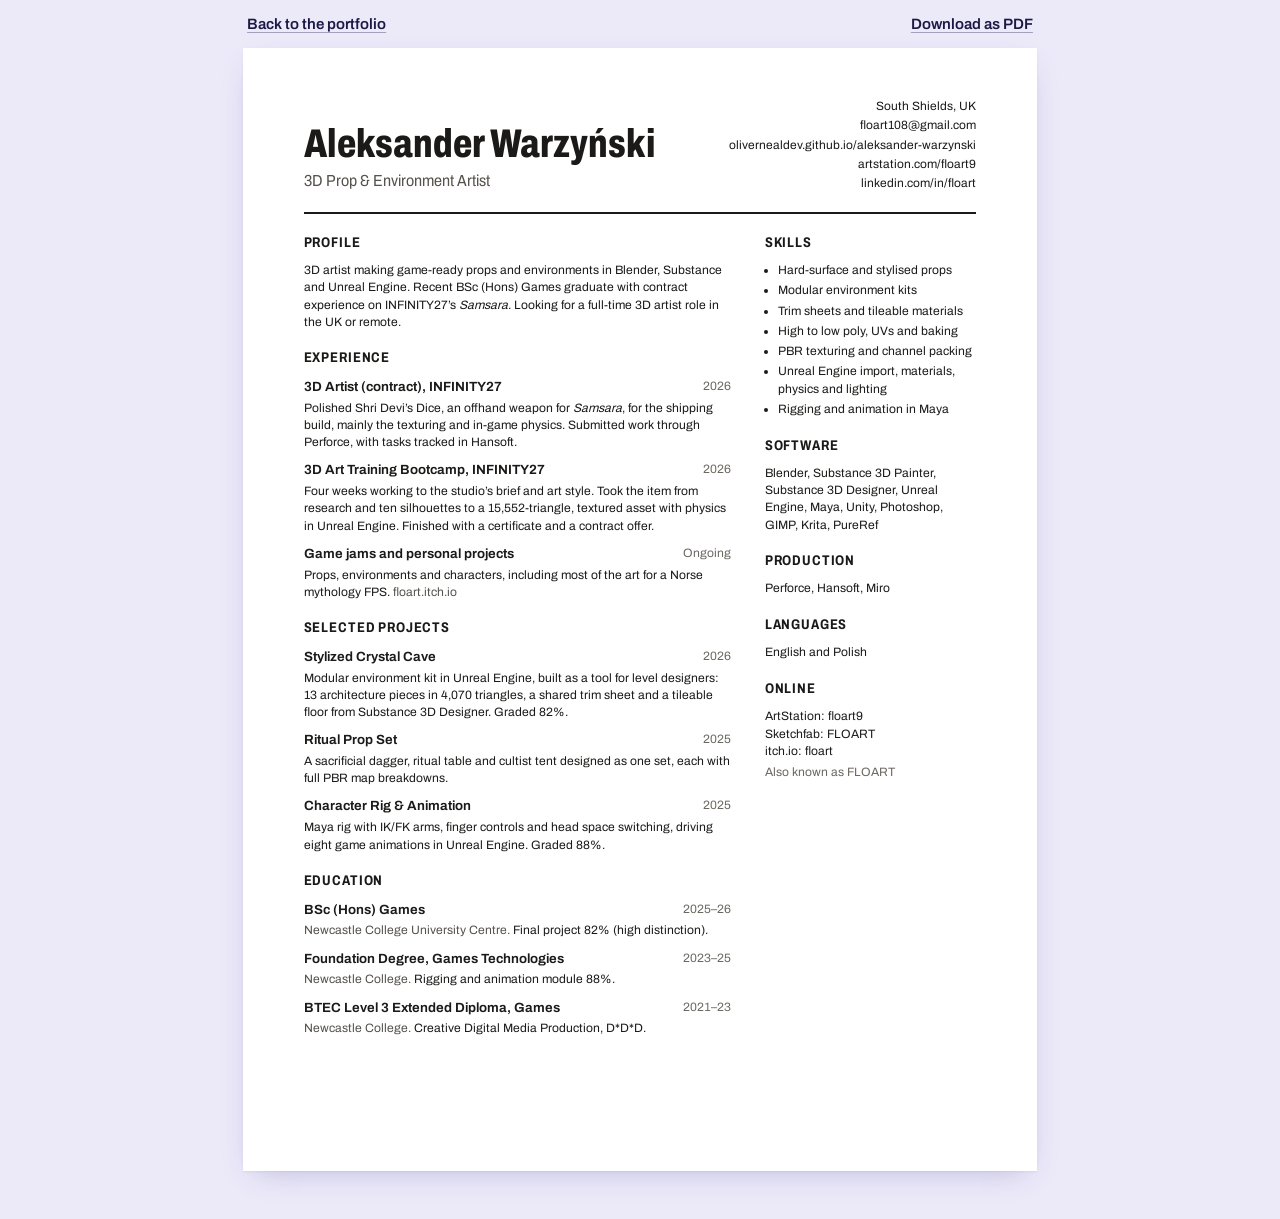
<file: cv.html>
<!doctype html>
<html lang="en-GB">
<head>
  <meta charset="utf-8">
  <meta name="viewport" content="width=device-width, initial-scale=1">
  <title>CV | Aleksander Warzyński</title>
  <meta name="description" content="CV of Aleksander Warzyński, 3D prop and environment artist.">
  <meta name="robots" content="noindex">
  <link rel="icon" href="favicon.svg" type="image/svg+xml">
  <style>
    @font-face {
      font-family: "Archivo";
      src: url("fonts/archivo.woff2") format("woff2");
      font-weight: 400 800;
      font-stretch: 75% 100%;
    }
    @page { size: A4; margin: 0; }
    * { box-sizing: border-box; }
    html { background: #eceaf9; }
    body { margin: 0; font-family: "Archivo", Arial, sans-serif; color: #1b1a18; -webkit-print-color-adjust: exact; print-color-adjust: exact; }
    a { color: inherit; text-decoration: none; }

    .bar { max-width: 210mm; margin: 0 auto; padding: 16px 4px; display: flex; justify-content: space-between; gap: 16px; font-size: 15px; color: #474479; }
    .bar a { color: #1c1946; font-weight: 600; text-decoration: underline; text-underline-offset: 3px; text-decoration-color: rgba(28,25,70,.35); }

    .sheet { width: 210mm; min-height: 297mm; margin: 0 auto 48px; padding: 13mm 16mm 10mm; background: #fff; box-shadow: 0 1px 2px rgba(28,25,70,.06), 0 10px 30px -12px rgba(52,40,140,.28); font-size: 9.1pt; line-height: 1.42; }
    header { display: flex; justify-content: space-between; align-items: flex-end; gap: 12mm; padding-bottom: 5mm; border-bottom: 1.5pt solid #1b1a18; }
    h1 { margin: 0; font-size: 30pt; font-weight: 800; font-stretch: 75%; line-height: 0.95; }
    .role { margin: 2mm 0 0; font-size: 12pt; font-stretch: 88%; color: #55524c; }
    .contact { margin: 0; padding: 0; list-style: none; text-align: right; font-size: 9pt; line-height: 1.6; }

    .cols { display: grid; grid-template-columns: 1fr 56mm; gap: 9mm; margin-top: 5mm; }
    h2 { margin: 0 0 2.5mm; font-size: 10.5pt; font-weight: 700; font-stretch: 80%; text-transform: uppercase; letter-spacing: 0.06em; }
    section + section { margin-top: 4.6mm; }
    p { margin: 0 0 2mm; }
    .entry { margin-bottom: 2.6mm; }
    .entry-head { display: flex; justify-content: space-between; gap: 4mm; }
    .entry h3 { margin: 0; font-size: 10pt; font-weight: 650; }
    .when { flex: none; color: #6b6861; font-variant-numeric: tabular-nums; }
    .where { color: #55524c; }
    .entry p { margin: 0.8mm 0 0; }
    aside ul { margin: 0; padding-left: 3.6mm; }
    aside li { margin-bottom: 0.8mm; }
    aside p { margin: 0 0 1mm; }
    .muted { color: #6b6861; }

    @media print {
      html { background: #fff; }
      .bar { display: none; }
      .sheet { margin: 0; box-shadow: none; }
    }
    @media screen and (max-width: 820px) {
      .sheet { width: auto; min-height: 0; margin: 0 12px 32px; padding: 24px 20px; font-size: 15px; }
      header, .cols { display: block; }
      .contact { text-align: left; margin-top: 12px; }
      aside { margin-top: 24px; }
      .bar { padding: 16px 12px; flex-wrap: wrap; }
    }
  </style>
</head>
<body>
  <div class="bar">
    <a href="./">Back to the portfolio</a>
    <a href="cv.pdf">Download as PDF</a>
  </div>

  <main class="sheet">
    <header>
      <div>
        <h1>Aleksander Warzyński</h1>
        <p class="role">3D Prop &amp; Environment Artist</p>
      </div>
      <ul class="contact">
        <li>South Shields, UK</li>
        <li><a href="mailto:floart108@gmail.com">floart108@gmail.com</a></li>
        <li><a href="https://olivernealdev.github.io/aleksander-warzynski/">olivernealdev.github.io/aleksander-warzynski</a></li>
        <li><a href="https://www.artstation.com/floart9">artstation.com/floart9</a></li>
        <li><a href="https://www.linkedin.com/in/floart/">linkedin.com/in/floart</a></li>
      </ul>
    </header>

    <div class="cols">
      <div>
        <section>
          <h2>Profile</h2>
          <p>3D artist making game-ready props and environments in Blender, Substance and Unreal Engine. Recent BSc (Hons) Games graduate with contract experience on INFINITY27’s <i>Samsara</i>. Looking for a full-time 3D artist role in the UK or remote.</p>
        </section>

        <section>
          <h2>Experience</h2>
          <div class="entry">
            <div class="entry-head"><h3>3D Artist (contract), INFINITY27</h3><span class="when">2026</span></div>
            <p>Polished Shri Devi’s Dice, an offhand weapon for <i>Samsara</i>, for the shipping build, mainly the texturing and in-game physics. Submitted work through Perforce, with tasks tracked in Hansoft.</p>
          </div>
          <div class="entry">
            <div class="entry-head"><h3>3D Art Training Bootcamp, INFINITY27</h3><span class="when">2026</span></div>
            <p>Four weeks working to the studio’s brief and art style. Took the item from research and ten silhouettes to a 15,552-triangle, textured asset with physics in Unreal Engine. Finished with a certificate and a contract offer.</p>
          </div>
          <div class="entry">
            <div class="entry-head"><h3>Game jams and personal projects</h3><span class="when">Ongoing</span></div>
            <p>Props, environments and characters, including most of the art for a Norse mythology FPS. <span class="where">floart.itch.io</span></p>
          </div>
        </section>

        <section>
          <h2>Selected projects</h2>
          <div class="entry">
            <div class="entry-head"><h3>Stylized Crystal Cave</h3><span class="when">2026</span></div>
            <p>Modular environment kit in Unreal Engine, built as a tool for level designers: 13 architecture pieces in 4,070 triangles, a shared trim sheet and a tileable floor from Substance 3D Designer. Graded 82%.</p>
          </div>
          <div class="entry">
            <div class="entry-head"><h3>Ritual Prop Set</h3><span class="when">2025</span></div>
            <p>A sacrificial dagger, ritual table and cultist tent designed as one set, each with full PBR map breakdowns.</p>
          </div>
          <div class="entry">
            <div class="entry-head"><h3>Character Rig &amp; Animation</h3><span class="when">2025</span></div>
            <p>Maya rig with IK/FK arms, finger controls and head space switching, driving eight game animations in Unreal Engine. Graded 88%.</p>
          </div>
        </section>

        <section>
          <h2>Education</h2>
          <div class="entry">
            <div class="entry-head"><h3>BSc (Hons) Games</h3><span class="when">2025–26</span></div>
            <p><span class="where">Newcastle College University Centre.</span> Final project 82% (high distinction).</p>
          </div>
          <div class="entry">
            <div class="entry-head"><h3>Foundation Degree, Games Technologies</h3><span class="when">2023–25</span></div>
            <p><span class="where">Newcastle College.</span> Rigging and animation module 88%.</p>
          </div>
          <div class="entry">
            <div class="entry-head"><h3>BTEC Level 3 Extended Diploma, Games</h3><span class="when">2021–23</span></div>
            <p><span class="where">Newcastle College.</span> Creative Digital Media Production, D*D*D.</p>
          </div>
        </section>
      </div>

      <aside>
        <section>
          <h2>Skills</h2>
          <ul>
            <li>Hard-surface and stylised props</li>
            <li>Modular environment kits</li>
            <li>Trim sheets and tileable materials</li>
            <li>High to low poly, UVs and baking</li>
            <li>PBR texturing and channel packing</li>
            <li>Unreal Engine import, materials, physics and lighting</li>
            <li>Rigging and animation in Maya</li>
          </ul>
        </section>
        <section>
          <h2>Software</h2>
          <p>Blender, Substance 3D Painter, Substance 3D Designer, Unreal Engine, Maya, Unity, Photoshop, GIMP, Krita, PureRef</p>
        </section>
        <section>
          <h2>Production</h2>
          <p>Perforce, Hansoft, Miro</p>
        </section>
        <section>
          <h2>Languages</h2>
          <p>English and Polish</p>
        </section>
        <section>
          <h2>Online</h2>
          <p>ArtStation: floart9<br>Sketchfab: FLOART<br>itch.io: floart</p>
          <p class="muted">Also known as FLOART</p>
        </section>
      </aside>
    </div>
  </main>
</body>
</html>
</file>
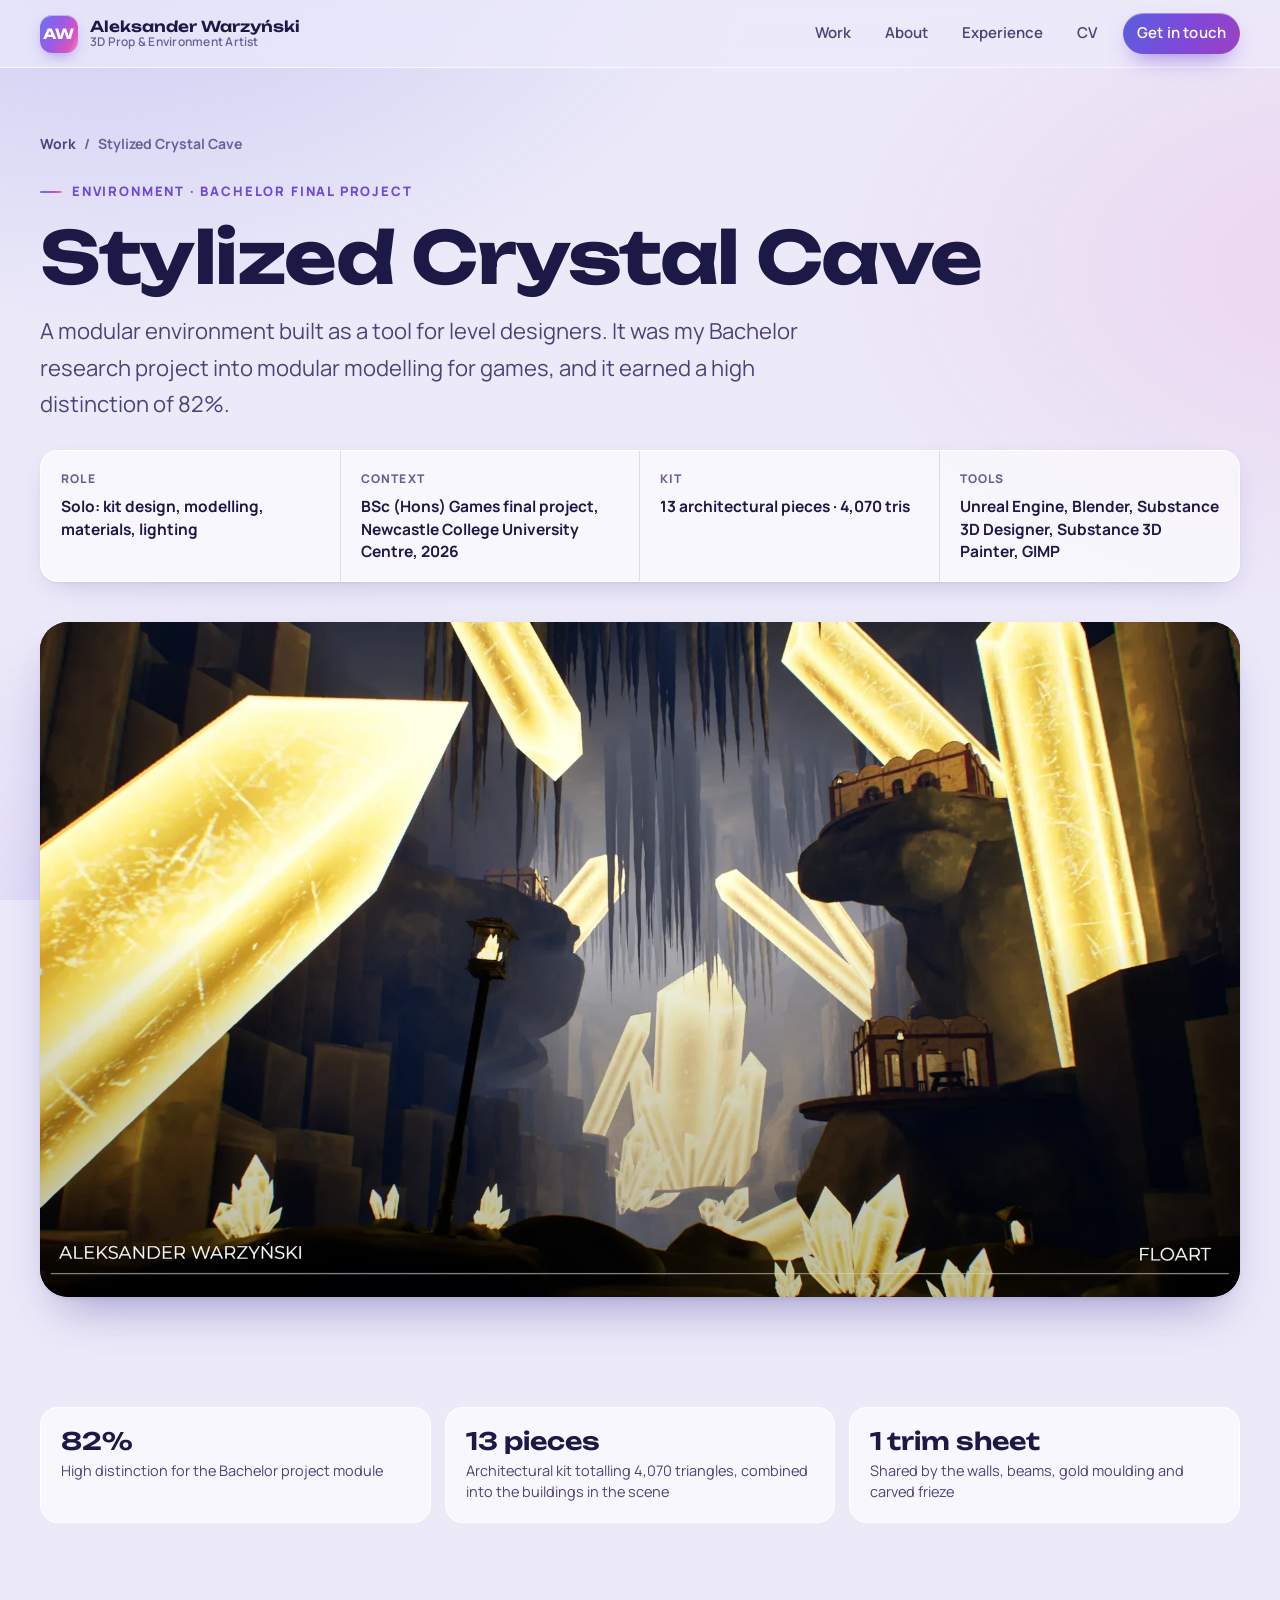
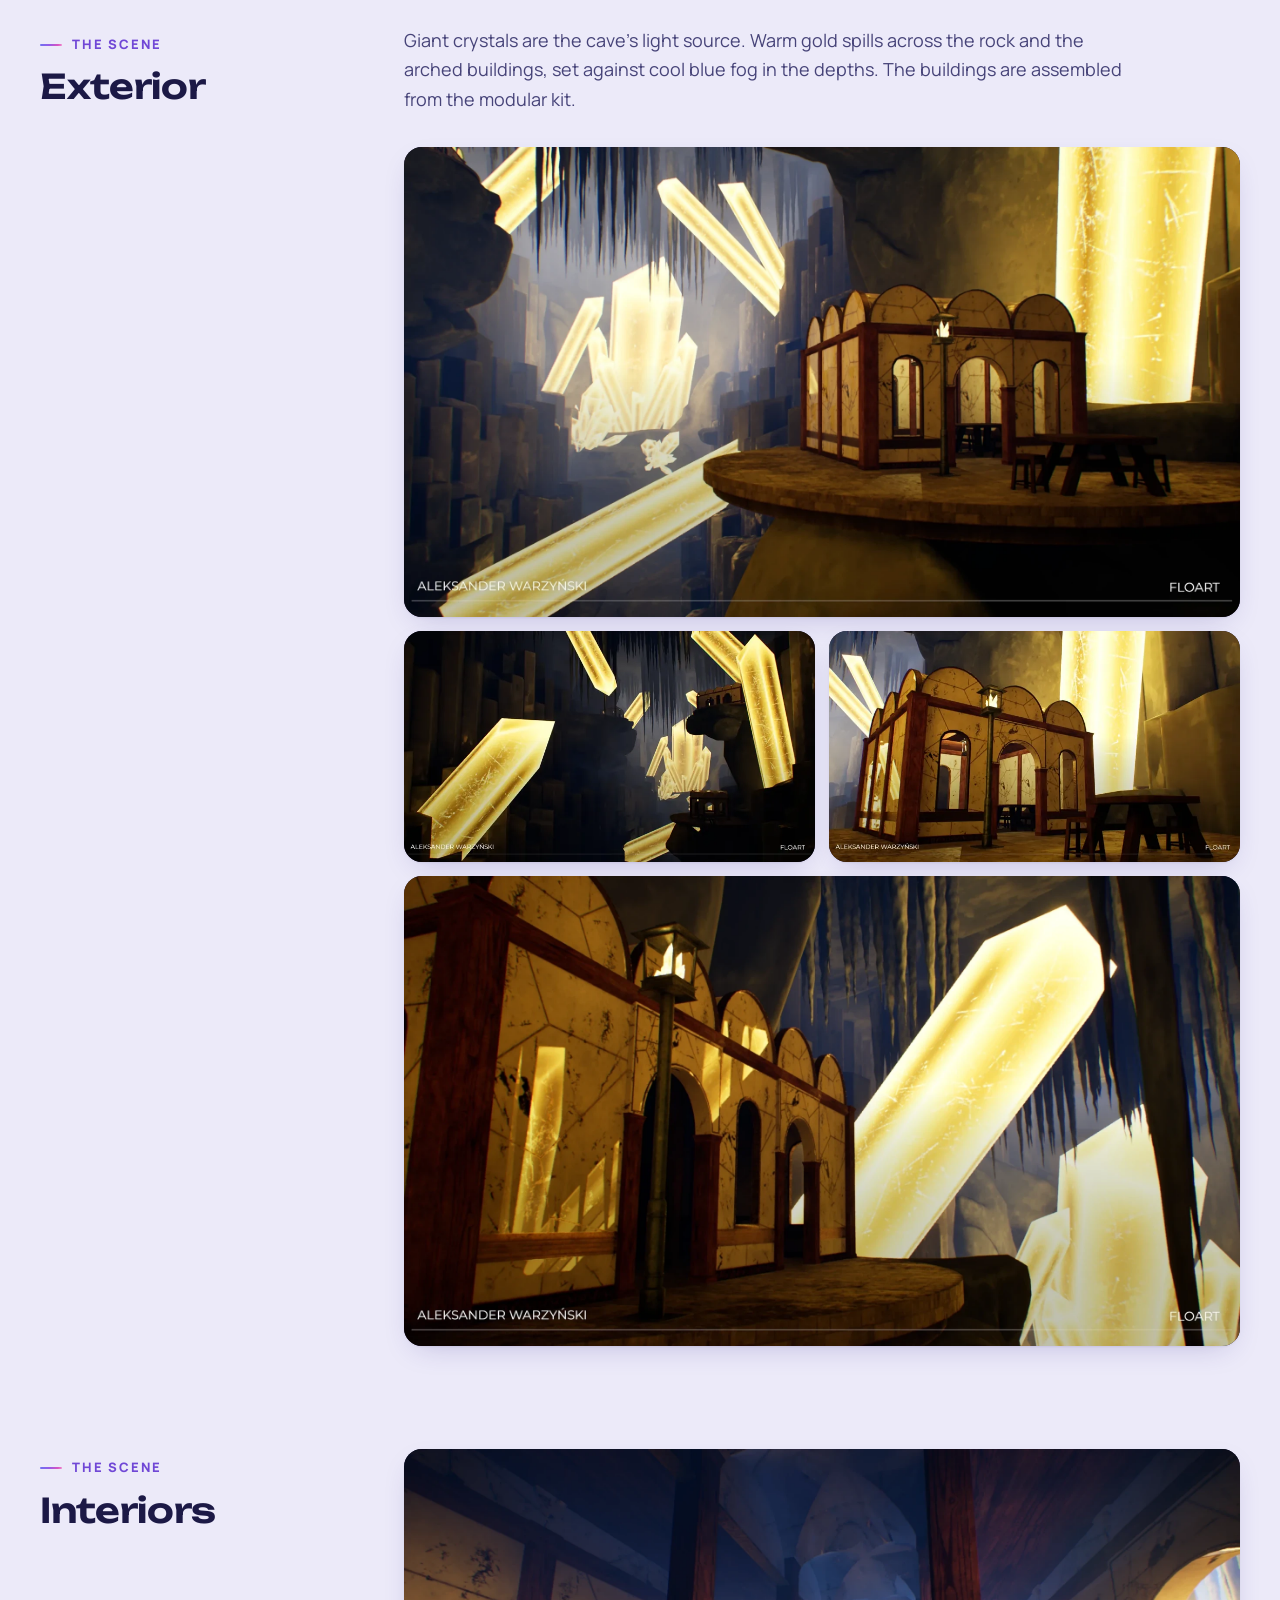
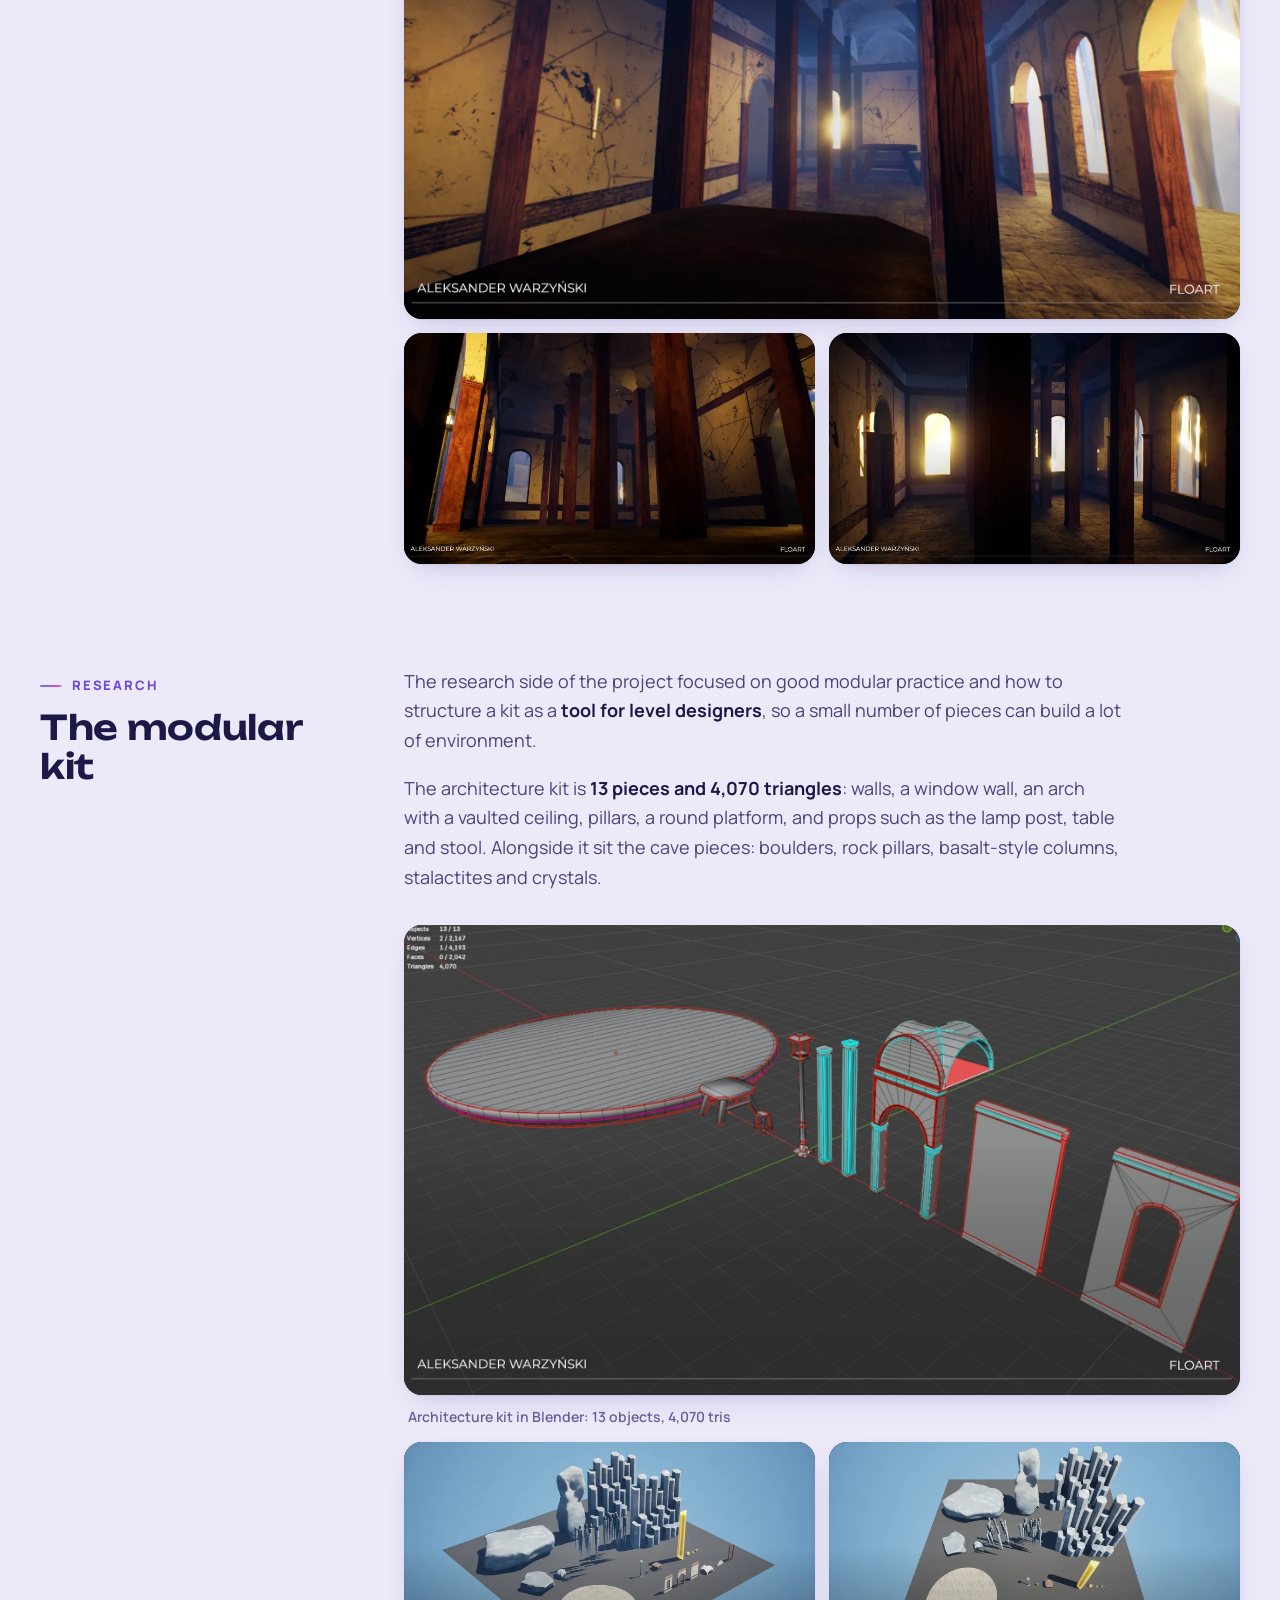
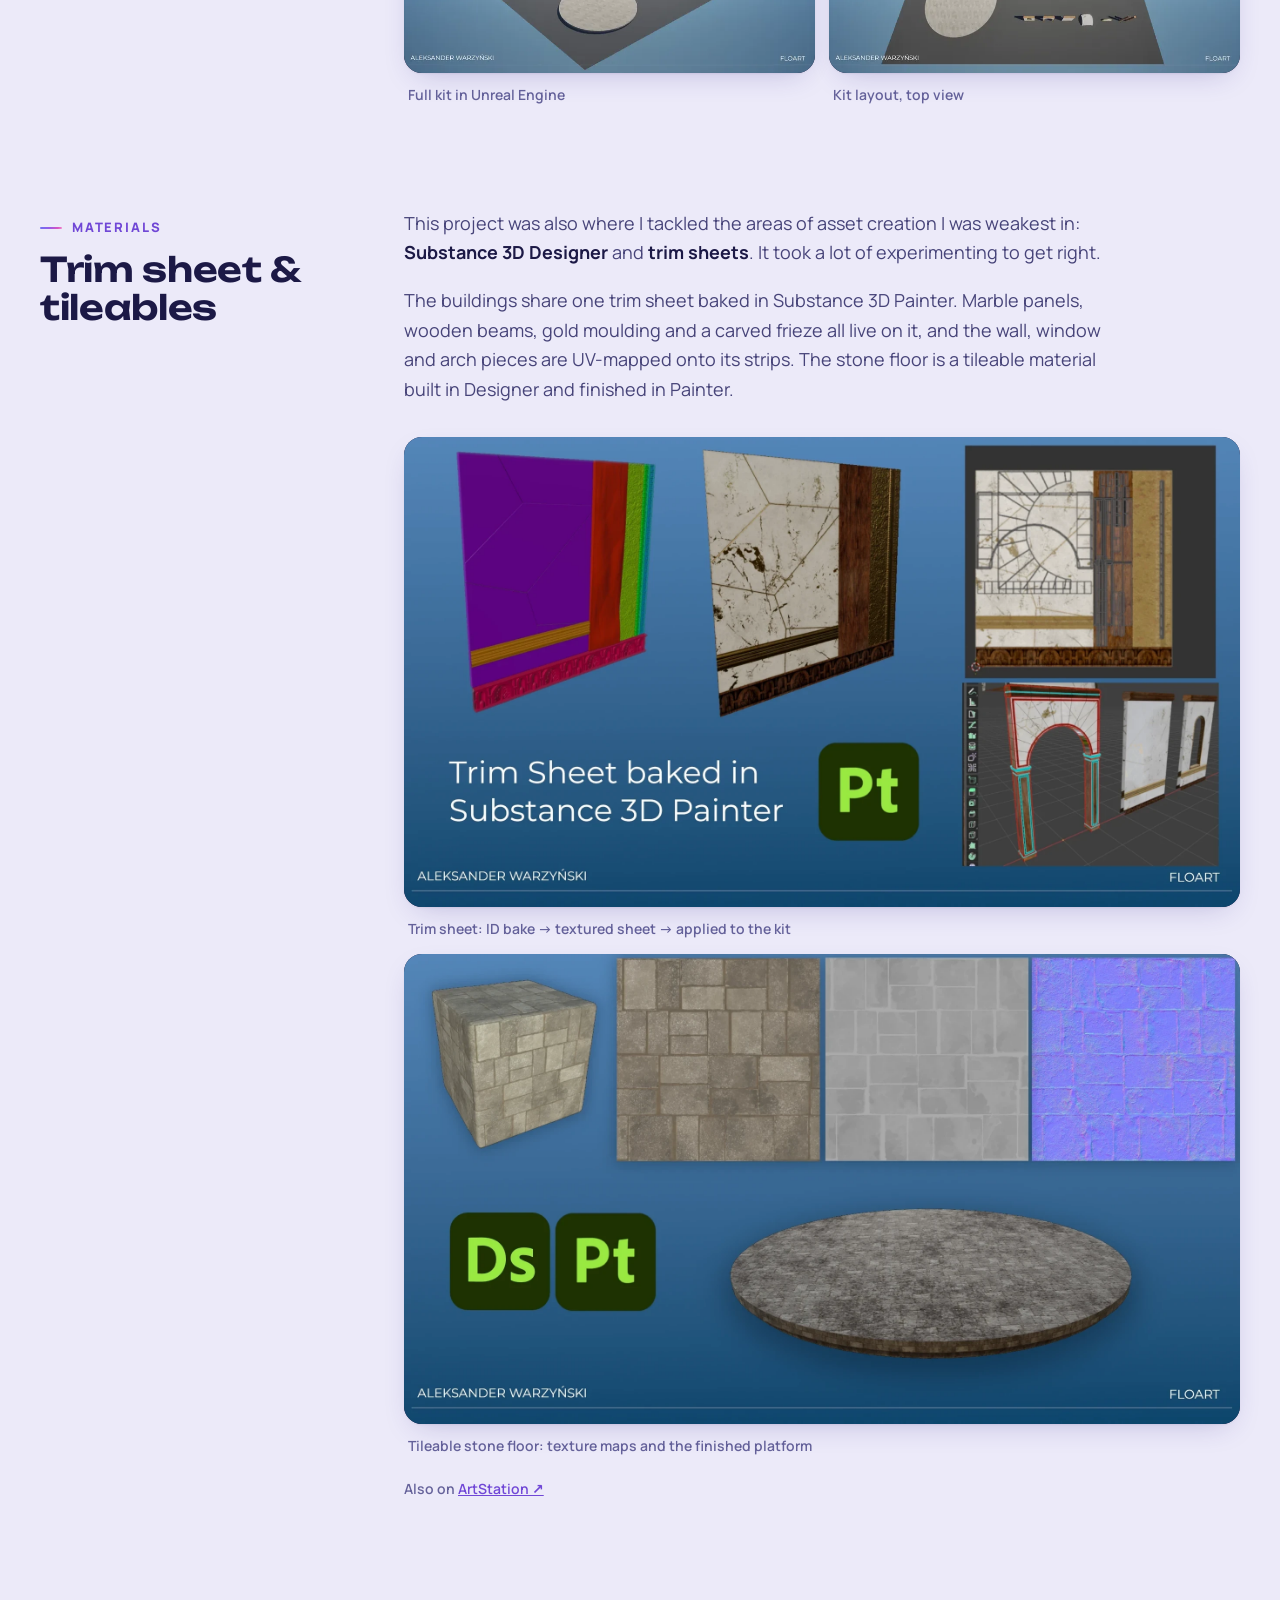
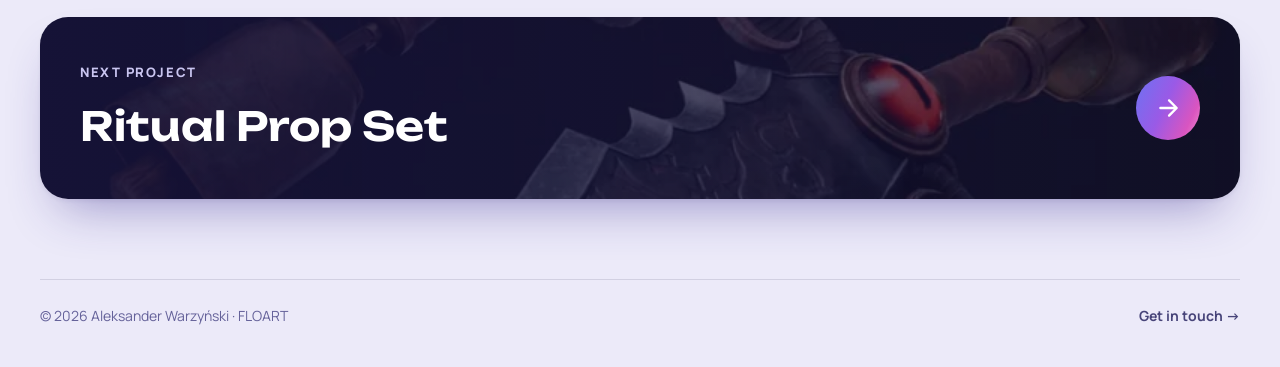
<file: work/crystal-cave.html>
<!doctype html>
<html lang="en-GB" class="no-js">
<head>
  <meta charset="utf-8">
  <meta name="viewport" content="width=device-width, initial-scale=1">
  <title>Stylized Crystal Cave (modular environment) · Aleksander Warzyński</title>
  <meta name="description" content="Case study: a modular crystal-cave environment in Unreal Engine with a 13-piece kit, trim sheet and Substance 3D Designer materials. Bachelor project, 82% high distinction.">
  <link rel="canonical" href="https://olivernealdev.github.io/aleksander-warzynski/work/crystal-cave.html">
  <meta name="theme-color" content="#eceaf9">
  <meta property="og:type" content="article">
  <meta property="og:title" content="Stylized Crystal Cave · Aleksander Warzyński">
  <meta property="og:description" content="Modular environment kit in Unreal Engine: 13 pieces, one trim sheet, Substance 3D Designer materials. 82% high distinction.">
  <meta property="og:url" content="https://olivernealdev.github.io/aleksander-warzynski/work/crystal-cave.html">
  <meta property="og:image" content="https://olivernealdev.github.io/aleksander-warzynski/img/og/crystal-cave.jpg">
  <meta property="og:image:width" content="1200">
  <meta property="og:image:height" content="630">
  <meta property="og:image:alt" content="An arched building on a rock platform beside a glowing golden crystal cluster.">
  <meta name="twitter:card" content="summary_large_image">
  <link rel="icon" href="../favicon.svg" type="image/svg+xml">
  <link rel="apple-touch-icon" href="../img/site/touch-icon.png">
  <link rel="preconnect" href="https://fonts.googleapis.com">
  <link rel="preconnect" href="https://fonts.gstatic.com" crossorigin>
  <link href="https://fonts.googleapis.com/css2?family=Manrope:wght@400;500;600;700;800&family=Unbounded:wght@400;500;600;700&display=swap" rel="stylesheet">
  <link rel="stylesheet" href="../css/style.css">
</head>
<body>
  <a class="skip-link" href="#main">Skip to content</a>

  <header class="site-header">
    <div class="wrap">
      <a class="brand" href="../" aria-label="Aleksander Warzyński, home">
        <span class="brand-mark" aria-hidden="true">AW</span>
        <span class="brand-name">Aleksander Warzyński<small>3D Prop &amp; Environment Artist</small></span>
      </a>
      <button class="nav-toggle" type="button" aria-expanded="false" aria-controls="site-nav" aria-label="Menu">
        <svg viewBox="0 0 24 24" fill="none" stroke="currentColor" stroke-width="2" stroke-linecap="round" aria-hidden="true"><path d="M4 7h16M4 12h16M4 17h16"/></svg>
      </button>
      <nav class="nav" id="site-nav" aria-label="Main">
        <a href="../#work">Work</a>
        <a href="../#about">About</a>
        <a href="../#experience">Experience</a>
        <a href="../cv.pdf">CV</a>
        <a class="btn btn-primary" href="../#contact">Get in touch</a>
      </nav>
    </div>
  </header>

  <main id="main">
    <section class="cs-hero">
      <div class="wrap">
        <nav class="crumbs" aria-label="Breadcrumb"><a href="../#work">Work</a><span aria-hidden="true">/</span><span>Stylized Crystal Cave</span></nav>
        <span class="eyebrow">Environment · Bachelor final project</span>
        <h1>Stylized Crystal Cave</h1>
        <p class="cs-lede">A modular environment built as a tool for level designers. It was my Bachelor research project into modular modelling for games, and it earned a high distinction of 82%.</p>
        <dl class="meta-grid">
          <div><dt>Role</dt><dd>Solo: kit design, modelling, materials, lighting</dd></div>
          <div><dt>Context</dt><dd>BSc (Hons) Games final project, Newcastle College University Centre, 2026</dd></div>
          <div><dt>Kit</dt><dd>13 architectural pieces · 4,070 tris</dd></div>
          <div><dt>Tools</dt><dd>Unreal Engine, Blender, Substance 3D Designer, Substance 3D Painter, GIMP</dd></div>
        </dl>
        <div class="cs-cover">
          <img src="../img/cave/shot-01.webp" width="1920" height="1080" fetchpriority="high" alt="A cave lit by enormous glowing golden crystals, with small arched buildings perched on rock pillars and a lamp post in the foreground.">
        </div>
      </div>
    </section>

    <section class="cs-section">
      <div class="wrap">
        <div class="callouts">
          <div class="callout"><b>82%</b><span>High distinction for the Bachelor project module</span></div>
          <div class="callout"><b>13 pieces</b><span>Architectural kit totalling 4,070 triangles, combined into the buildings in the scene</span></div>
          <div class="callout"><b>1 trim sheet</b><span>Shared by the walls, beams, gold moulding and carved frieze</span></div>
        </div>
      </div>
    </section>

    <section class="cs-section">
      <div class="wrap cs-split">
        <header>
          <span class="eyebrow">The scene</span>
          <h2>Exterior</h2>
        </header>
        <div>
          <div class="prose">
            <p>Giant crystals are the cave’s light source. Warm gold spills across the rock and the arched buildings, set against cool blue fog in the depths. The buildings are assembled from the modular kit.</p>
          </div>
          <div class="gallery">
            <figure class="w12"><a href="../img/cave/shot-03.webp" data-lightbox="cave" data-caption="Arched building on a rock platform, assembled from the modular kit."><img src="../img/cave/shot-03-sm.webp" srcset="../img/cave/shot-03-sm.webp 800w, ../img/cave/shot-03.webp 1920w" sizes="(max-width: 900px) 100vw, 860px" width="1920" height="1080" loading="lazy" alt="An arched marble-and-wood building on a round platform beside a glowing crystal cluster."></a></figure>
            <figure><a href="../img/cave/shot-02.webp" data-lightbox="cave" data-caption="Crystals framing the central chasm."><img src="../img/cave/shot-02-sm.webp" width="800" height="450" loading="lazy" alt="Glowing crystals jutting across a dark cave, with buildings on rock outcrops."></a></figure>
            <figure><a href="../img/cave/shot-04.webp" data-lightbox="cave" data-caption="Building close-up: wall, window and arch pieces with the trim sheet."><img src="../img/cave/shot-04-sm.webp" width="800" height="450" loading="lazy" alt="Close-up of an arched building with a lamp post and wooden table."></a></figure>
            <figure class="w12"><a href="../img/cave/shot-05.webp" data-lightbox="cave" data-caption="Facade and lamp post against a giant crystal."><img src="../img/cave/shot-05-sm.webp" srcset="../img/cave/shot-05-sm.webp 800w, ../img/cave/shot-05.webp 1920w" sizes="(max-width: 900px) 100vw, 860px" width="1920" height="1080" loading="lazy" alt="Arched facade with a lamp post, next to a giant glowing crystal and stalactites."></a></figure>
          </div>
        </div>
      </div>
    </section>

    <section class="cs-section">
      <div class="wrap cs-split">
        <header>
          <span class="eyebrow">The scene</span>
          <h2>Interiors</h2>
        </header>
        <div class="gallery" style="margin-top:0">
          <figure class="w12"><a href="../img/cave/shot-06.webp" data-lightbox="cave" data-caption="Interior: vaulted ceiling, pillars and crystal light through the arches."><img src="../img/cave/shot-06-sm.webp" srcset="../img/cave/shot-06-sm.webp 800w, ../img/cave/shot-06.webp 1920w" sizes="(max-width: 900px) 100vw, 860px" width="1920" height="1080" loading="lazy" alt="Interior with wooden pillars, a vaulted ceiling and warm light through arched doorways."></a></figure>
          <figure><a href="../img/cave/shot-07.webp" data-lightbox="cave" data-caption="Interior: pillars and vaulted ceiling from low angle."><img src="../img/cave/shot-07-sm.webp" width="800" height="450" loading="lazy" alt="Low-angle interior view of wooden pillars under a cracked marble vault."></a></figure>
          <figure><a href="../img/cave/shot-08.webp" data-lightbox="cave" data-caption="Interior: crystal light through the arched windows."><img src="../img/cave/shot-08-sm.webp" width="800" height="450" loading="lazy" alt="Dark interior with golden crystal light pouring through arched windows."></a></figure>
        </div>
      </div>
    </section>

    <section class="cs-section">
      <div class="wrap cs-split">
        <header>
          <span class="eyebrow">Research</span>
          <h2>The modular kit</h2>
        </header>
        <div>
          <div class="prose">
            <p>The research side of the project focused on good modular practice and how to structure a kit as a <strong>tool for level designers</strong>, so a small number of pieces can build a lot of environment.</p>
            <p>The architecture kit is <strong>13 pieces and 4,070 triangles</strong>: walls, a window wall, an arch with a vaulted ceiling, pillars, a round platform, and props such as the lamp post, table and stool. Alongside it sit the cave pieces: boulders, rock pillars, basalt-style columns, stalactites and crystals.</p>
          </div>
          <div class="gallery">
            <figure class="w12"><a href="../img/cave/kit-wire.webp" data-lightbox="cave" data-caption="Architecture kit in Blender: 13 objects, 4,070 triangles."><img src="../img/cave/kit-wire-sm.webp" srcset="../img/cave/kit-wire-sm.webp 800w, ../img/cave/kit-wire.webp 1920w" sizes="(max-width: 900px) 100vw, 860px" width="1920" height="1080" loading="lazy" alt="Blender viewport showing the modular pieces with wireframe and seams: platform, table and stool, lamp post, pillars, arch with vault, wall and window wall. Stats read 13 objects, 4,070 triangles."></a><figcaption>Architecture kit in Blender: 13 objects, 4,070 tris</figcaption></figure>
            <figure><a href="../img/cave/kit-01.webp" data-lightbox="cave" data-caption="Full asset kit in Unreal Engine."><img src="../img/cave/kit-01-sm.webp" width="800" height="450" loading="lazy" alt="Full asset kit laid out on a grey plane: boulders, basalt columns, stalactites, crystal, platform and architecture pieces."></a><figcaption>Full kit in Unreal Engine</figcaption></figure>
            <figure><a href="../img/cave/kit-02.webp" data-lightbox="cave" data-caption="Full asset kit, top view."><img src="../img/cave/kit-02-sm.webp" width="800" height="450" loading="lazy" alt="Top-down view of the asset kit layout."></a><figcaption>Kit layout, top view</figcaption></figure>
          </div>
        </div>
      </div>
    </section>

    <section class="cs-section">
      <div class="wrap cs-split">
        <header>
          <span class="eyebrow">Materials</span>
          <h2>Trim sheet &amp; tileables</h2>
        </header>
        <div>
          <div class="prose">
            <p>This project was also where I tackled the areas of asset creation I was weakest in: <strong>Substance 3D Designer</strong> and <strong>trim sheets</strong>. It took a lot of experimenting to get right.</p>
            <p>The buildings share one trim sheet baked in Substance 3D Painter. Marble panels, wooden beams, gold moulding and a carved frieze all live on it, and the wall, window and arch pieces are UV-mapped onto its strips. The stone floor is a tileable material built in Designer and finished in Painter.</p>
          </div>
          <div class="gallery">
            <figure class="w12"><a href="../img/cave/trim-sheet.webp" data-lightbox="cave" data-caption="Trim sheet baked in Substance 3D Painter: ID map, textured result, and UVs on the arch and wall pieces."><img src="../img/cave/trim-sheet-sm.webp" srcset="../img/cave/trim-sheet-sm.webp 800w, ../img/cave/trim-sheet.webp 1920w" sizes="(max-width: 900px) 100vw, 860px" width="1920" height="1080" loading="lazy" alt="Trim sheet shown as a colour ID bake and as a textured marble, wood and gold result, with the arch UVs laid over it and the trim applied to modular pieces."></a><figcaption>Trim sheet: ID bake → textured sheet → applied to the kit</figcaption></figure>
            <figure class="w12"><a href="../img/cave/floor-mat.webp" data-lightbox="cave" data-caption="Tileable stone floor: Substance 3D Designer and Painter."><img src="../img/cave/floor-mat-sm.webp" srcset="../img/cave/floor-mat-sm.webp 800w, ../img/cave/floor-mat.webp 1920w" sizes="(max-width: 900px) 100vw, 860px" width="1920" height="1080" loading="lazy" alt="Tileable stone floor material shown on a cube, as its texture maps, and applied to the round platform."></a><figcaption>Tileable stone floor: texture maps and the finished platform</figcaption></figure>
          </div>
          <p class="embed-note" style="margin-top:20px">Also on <a href="https://www.artstation.com/artwork/wOAk0w" target="_blank" rel="noopener">ArtStation ↗</a></p>
        </div>
      </div>
    </section>

    <section class="cs-section">
      <div class="wrap">
        <a class="next" href="ritual-props.html" style="--next-img:url('../img/props/dagger-render-sm.webp')">
          <div><small>Next project</small><strong>Ritual Prop Set</strong></div>
          <span class="circle"><svg viewBox="0 0 24 24" fill="none" stroke="currentColor" stroke-width="2.2" stroke-linecap="round" stroke-linejoin="round" aria-hidden="true"><path d="M5 12h14M13 5l7 7-7 7"/></svg></span>
        </a>
      </div>
    </section>
  </main>

  <footer class="site-footer">
    <div class="wrap">
      <span>© <span id="year">2026</span> Aleksander Warzyński · FLOART</span>
      <a href="../#contact">Get in touch →</a>
    </div>
  </footer>
  <script src="../js/main.js" defer></script>
</body>
</html>
</file>
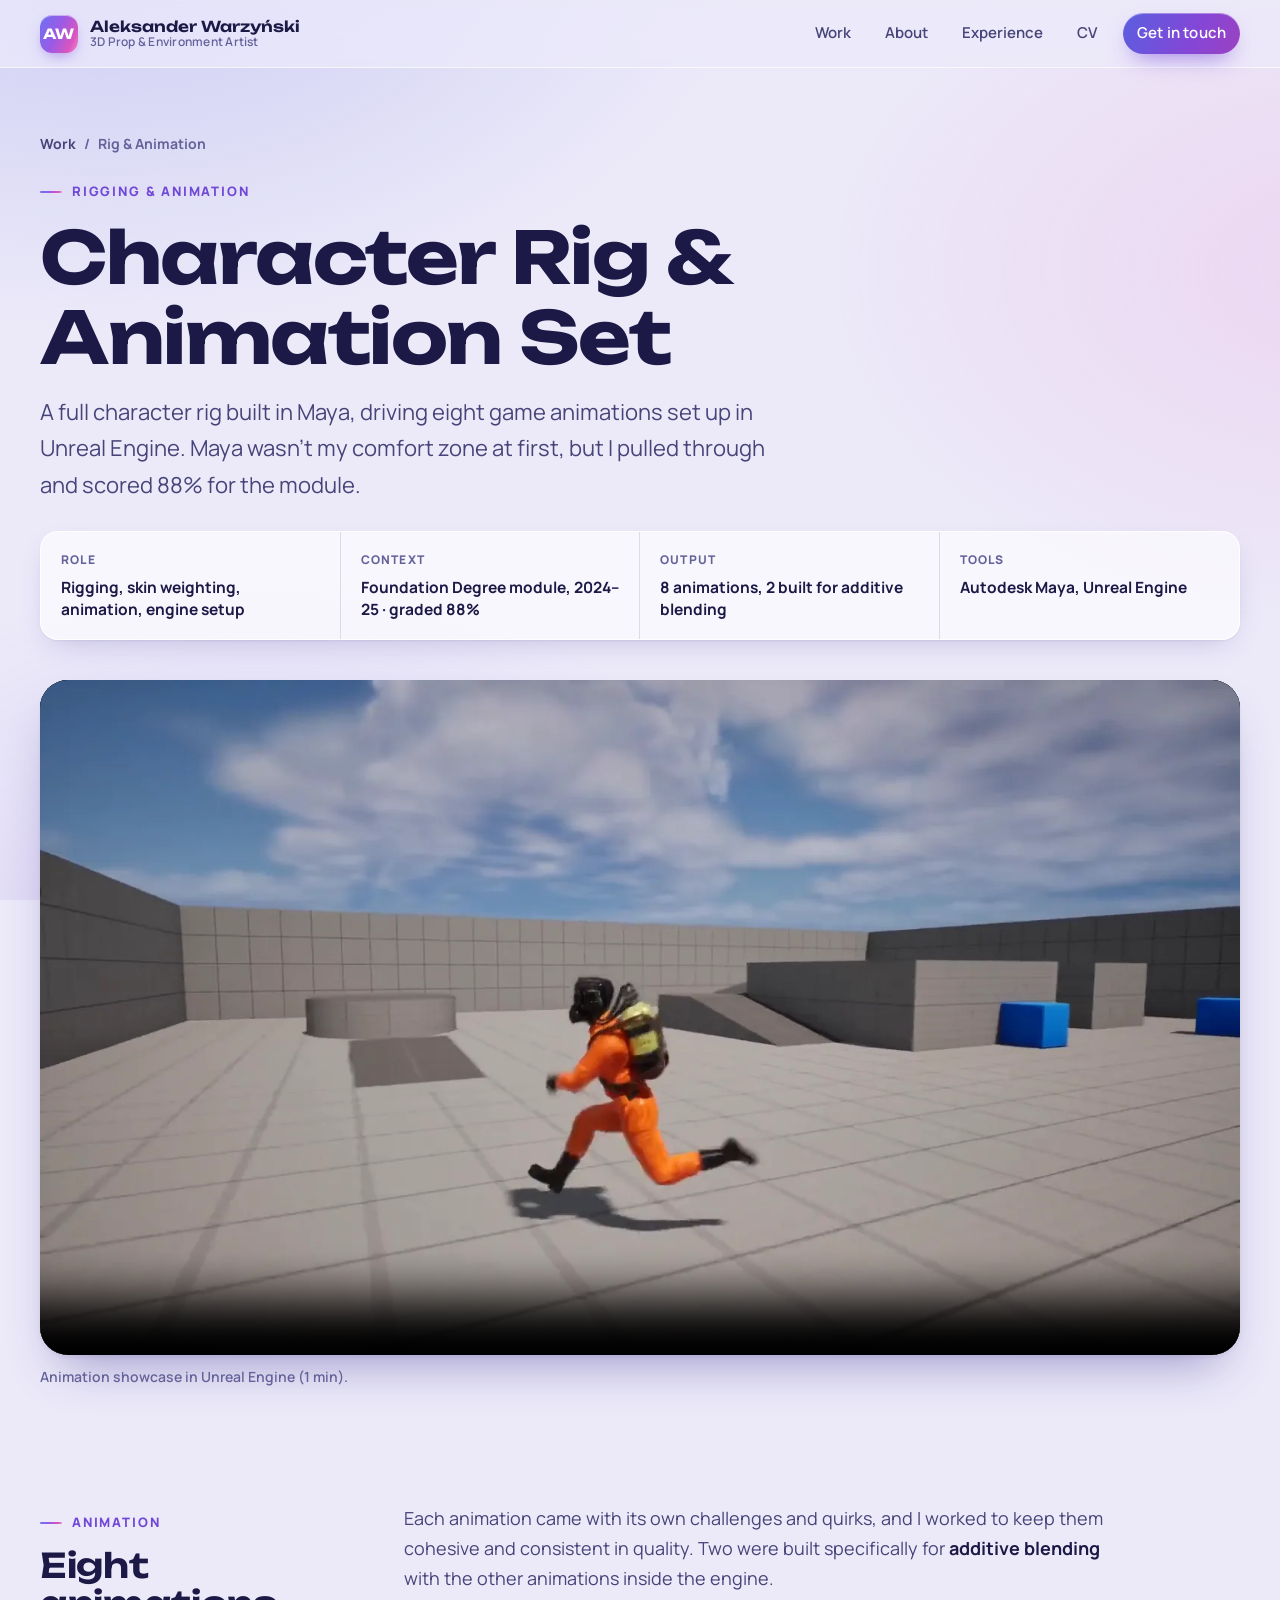
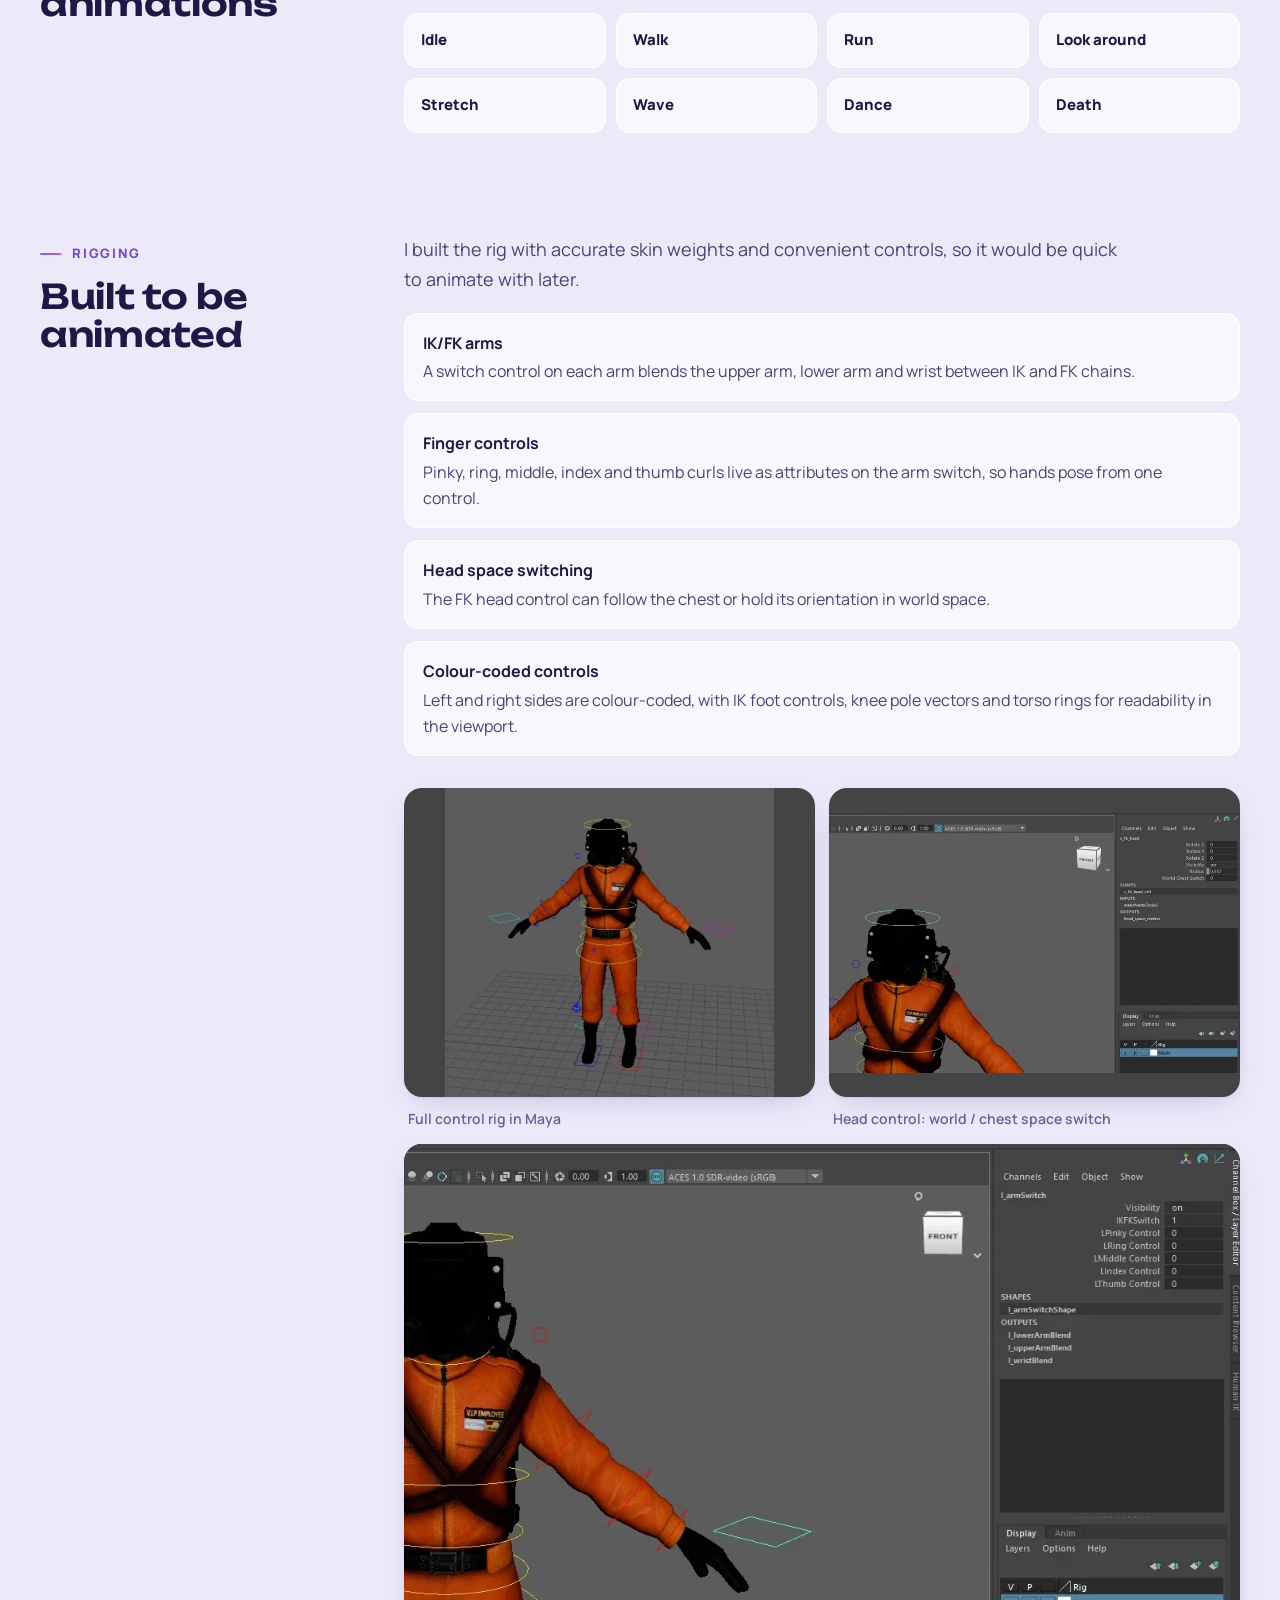
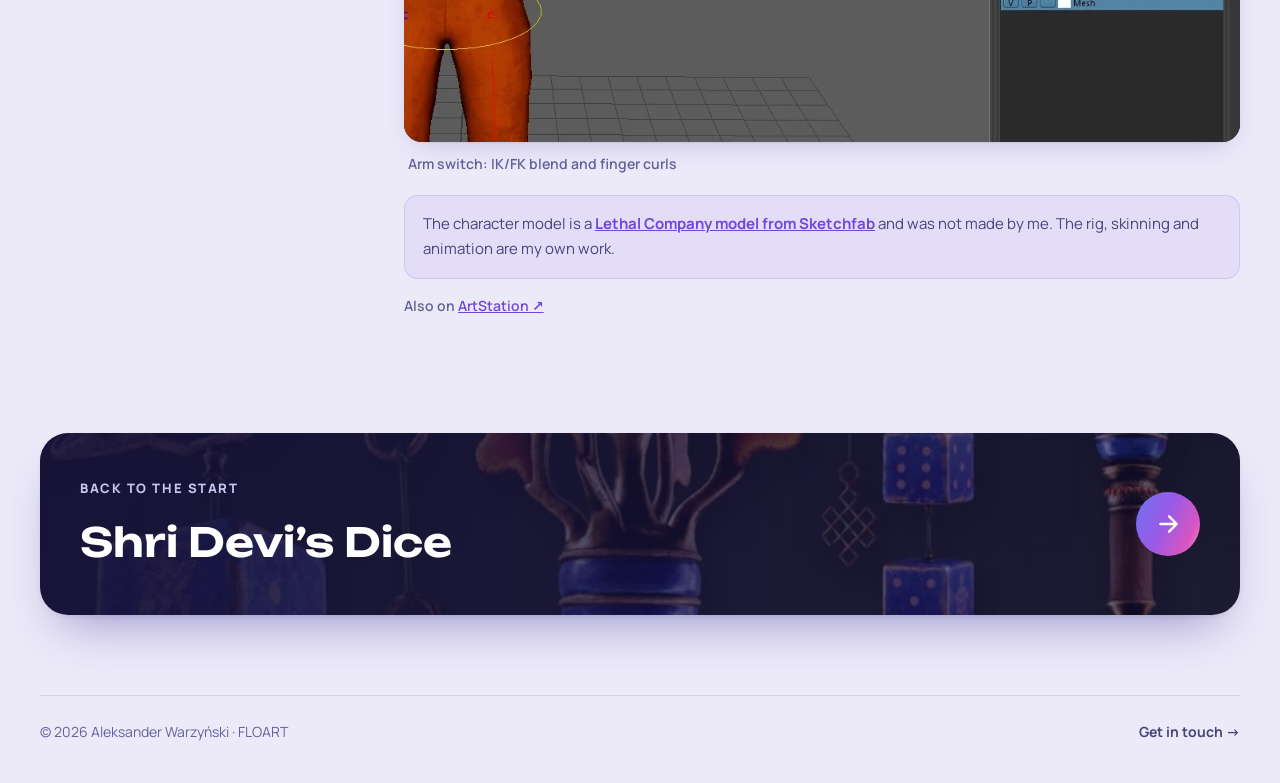
<file: work/rigging-animation.html>
<!doctype html>
<html lang="en-GB" class="no-js">
<head>
  <meta charset="utf-8">
  <meta name="viewport" content="width=device-width, initial-scale=1">
  <title>Character Rig &amp; Animation Set (Maya, Unreal) · Aleksander Warzyński</title>
  <meta name="description" content="Case study: a full character rig in Maya with IK/FK arms, finger controls and head space switching, driving eight game animations in Unreal Engine. Graded 88%.">
  <link rel="canonical" href="https://olivernealdev.github.io/aleksander-warzynski/work/rigging-animation.html">
  <meta name="theme-color" content="#eceaf9">
  <meta property="og:type" content="article">
  <meta property="og:title" content="Character Rig & Animation Set · Aleksander Warzyński">
  <meta property="og:description" content="Maya rig with IK/FK switching and eight game animations running in Unreal Engine. Graded 88%.">
  <meta property="og:url" content="https://olivernealdev.github.io/aleksander-warzynski/work/rigging-animation.html">
  <meta property="og:image" content="https://olivernealdev.github.io/aleksander-warzynski/img/og/rigging-animation.jpg">
  <meta property="og:image:width" content="1200">
  <meta property="og:image:height" content="630">
  <meta property="og:image:alt" content="The rigged character running in an Unreal Engine test level.">
  <meta name="twitter:card" content="summary_large_image">
  <link rel="icon" href="../favicon.svg" type="image/svg+xml">
  <link rel="apple-touch-icon" href="../img/site/touch-icon.png">
  <link rel="preconnect" href="https://fonts.googleapis.com">
  <link rel="preconnect" href="https://fonts.gstatic.com" crossorigin>
  <link href="https://fonts.googleapis.com/css2?family=Manrope:wght@400;500;600;700;800&family=Unbounded:wght@400;500;600;700&display=swap" rel="stylesheet">
  <link rel="stylesheet" href="../css/style.css">
</head>
<body>
  <a class="skip-link" href="#main">Skip to content</a>

  <header class="site-header">
    <div class="wrap">
      <a class="brand" href="../" aria-label="Aleksander Warzyński, home">
        <span class="brand-mark" aria-hidden="true">AW</span>
        <span class="brand-name">Aleksander Warzyński<small>3D Prop &amp; Environment Artist</small></span>
      </a>
      <button class="nav-toggle" type="button" aria-expanded="false" aria-controls="site-nav" aria-label="Menu">
        <svg viewBox="0 0 24 24" fill="none" stroke="currentColor" stroke-width="2" stroke-linecap="round" aria-hidden="true"><path d="M4 7h16M4 12h16M4 17h16"/></svg>
      </button>
      <nav class="nav" id="site-nav" aria-label="Main">
        <a href="../#work">Work</a>
        <a href="../#about">About</a>
        <a href="../#experience">Experience</a>
        <a href="../cv.pdf">CV</a>
        <a class="btn btn-primary" href="../#contact">Get in touch</a>
      </nav>
    </div>
  </header>

  <main id="main">
    <section class="cs-hero">
      <div class="wrap">
        <nav class="crumbs" aria-label="Breadcrumb"><a href="../#work">Work</a><span aria-hidden="true">/</span><span>Rig &amp; Animation</span></nav>
        <span class="eyebrow">Rigging &amp; animation</span>
        <h1>Character Rig &amp; Animation Set</h1>
        <p class="cs-lede">A full character rig built in Maya, driving eight game animations set up in Unreal Engine. Maya wasn’t my comfort zone at first, but I pulled through and scored 88% for the module.</p>
        <dl class="meta-grid">
          <div><dt>Role</dt><dd>Rigging, skin weighting, animation, engine setup</dd></div>
          <div><dt>Context</dt><dd>Foundation Degree module, 2024–25 · graded 88%</dd></div>
          <div><dt>Output</dt><dd>8 animations, 2 built for additive blending</dd></div>
          <div><dt>Tools</dt><dd>Autodesk Maya, Unreal Engine</dd></div>
        </dl>
        <div class="cs-cover video-frame">
          <video controls preload="metadata" playsinline poster="../img/rig/poster.webp">
            <source src="../video/animation-showcase.mp4" type="video/mp4">
            Your browser can’t play this video. <a href="../video/animation-showcase.mp4">Download the animation showcase (MP4)</a>.
          </video>
        </div>
        <p class="embed-note">Animation showcase in Unreal Engine (1 min).</p>
      </div>
    </section>

    <section class="cs-section">
      <div class="wrap cs-split">
        <header>
          <span class="eyebrow">Animation</span>
          <h2>Eight animations</h2>
        </header>
        <div>
          <div class="prose">
            <p>Each animation came with its own challenges and quirks, and I worked to keep them cohesive and consistent in quality. Two were built specifically for <strong>additive blending</strong> with the other animations inside the engine.</p>
          </div>
          <ul class="anim-list" aria-label="Animations">
            <li>Idle</li><li>Walk</li><li>Run</li><li>Look around</li><li>Stretch</li><li>Wave</li><li>Dance</li><li>Death</li>
          </ul>
        </div>
      </div>
    </section>

    <section class="cs-section">
      <div class="wrap cs-split">
        <header>
          <span class="eyebrow">Rigging</span>
          <h2>Built to be animated</h2>
        </header>
        <div>
          <div class="prose">
            <p>I built the rig with accurate skin weights and convenient controls, so it would be quick to animate with later.</p>
          </div>
          <ul class="feature-list">
            <li><b>IK/FK arms</b>A switch control on each arm blends the upper arm, lower arm and wrist between IK and FK chains.</li>
            <li><b>Finger controls</b>Pinky, ring, middle, index and thumb curls live as attributes on the arm switch, so hands pose from one control.</li>
            <li><b>Head space switching</b>The FK head control can follow the chest or hold its orientation in world space.</li>
            <li><b>Colour-coded controls</b>Left and right sides are colour-coded, with IK foot controls, knee pole vectors and torso rings for readability in the viewport.</li>
          </ul>
          <div class="gallery">
            <figure class="fit"><a href="../img/rig/rig-full.webp" data-lightbox="rig" data-caption="Full rig in Maya: colour-coded controls, IK feet and knee pole vectors."><img src="../img/rig/rig-full.webp" width="725" height="680" loading="lazy" alt="The character in an orange suit in Maya with rig controls: torso rings, arm controls, foot squares and knee pole vectors."></a><figcaption>Full control rig in Maya</figcaption></figure>
            <figure class="fit"><a href="../img/rig/rig-head.webp" data-lightbox="rig" data-caption="Head control with a world / chest space switch."><img src="../img/rig/rig-head-sm.webp" srcset="../img/rig/rig-head-sm.webp 800w, ../img/rig/rig-head.webp 980w" sizes="(max-width: 760px) 100vw, 430px" width="980" height="624" loading="lazy" alt="Maya channel box for the FK head control, showing a World Chest Switch attribute."></a><figcaption>Head control: world / chest space switch</figcaption></figure>
            <figure class="w12"><a href="../img/rig/rig-ikfk.webp" data-lightbox="rig" data-caption="Arm switch control: IK/FK blend plus finger-curl attributes."><img src="../img/rig/rig-ikfk-sm.webp" srcset="../img/rig/rig-ikfk-sm.webp 800w, ../img/rig/rig-ikfk.webp 1052w" sizes="(max-width: 900px) 100vw, 860px" width="1052" height="753" loading="lazy" alt="Maya channel box for the left arm switch, showing an IKFKSwitch attribute and pinky, ring, middle, index and thumb controls, with outputs to upper arm, lower arm and wrist blend nodes."></a><figcaption>Arm switch: IK/FK blend and finger curls</figcaption></figure>
          </div>
          <p class="note" style="margin-top:20px">The character model is a <a href="https://sketchfab.com/3d-models/lethal-company-model-42caefc3e44e4ff59dcf55abd07cd45a" target="_blank" rel="noopener">Lethal Company model from Sketchfab</a> and was not made by me. The rig, skinning and animation are my own work.</p>
          <p class="embed-note" style="margin-top:12px">Also on <a href="https://www.artstation.com/artwork/Y8aBx3" target="_blank" rel="noopener">ArtStation ↗</a></p>
        </div>
      </div>
    </section>

    <section class="cs-section">
      <div class="wrap">
        <a class="next" href="shri-devis-dice.html" style="--next-img:url('../img/dice/overview-sm.webp')">
          <div><small>Back to the start</small><strong>Shri Devi’s Dice</strong></div>
          <span class="circle"><svg viewBox="0 0 24 24" fill="none" stroke="currentColor" stroke-width="2.2" stroke-linecap="round" stroke-linejoin="round" aria-hidden="true"><path d="M5 12h14M13 5l7 7-7 7"/></svg></span>
        </a>
      </div>
    </section>
  </main>

  <footer class="site-footer">
    <div class="wrap">
      <span>© <span id="year">2026</span> Aleksander Warzyński · FLOART</span>
      <a href="../#contact">Get in touch →</a>
    </div>
  </footer>
  <script src="../js/main.js" defer></script>
</body>
</html>
</file>
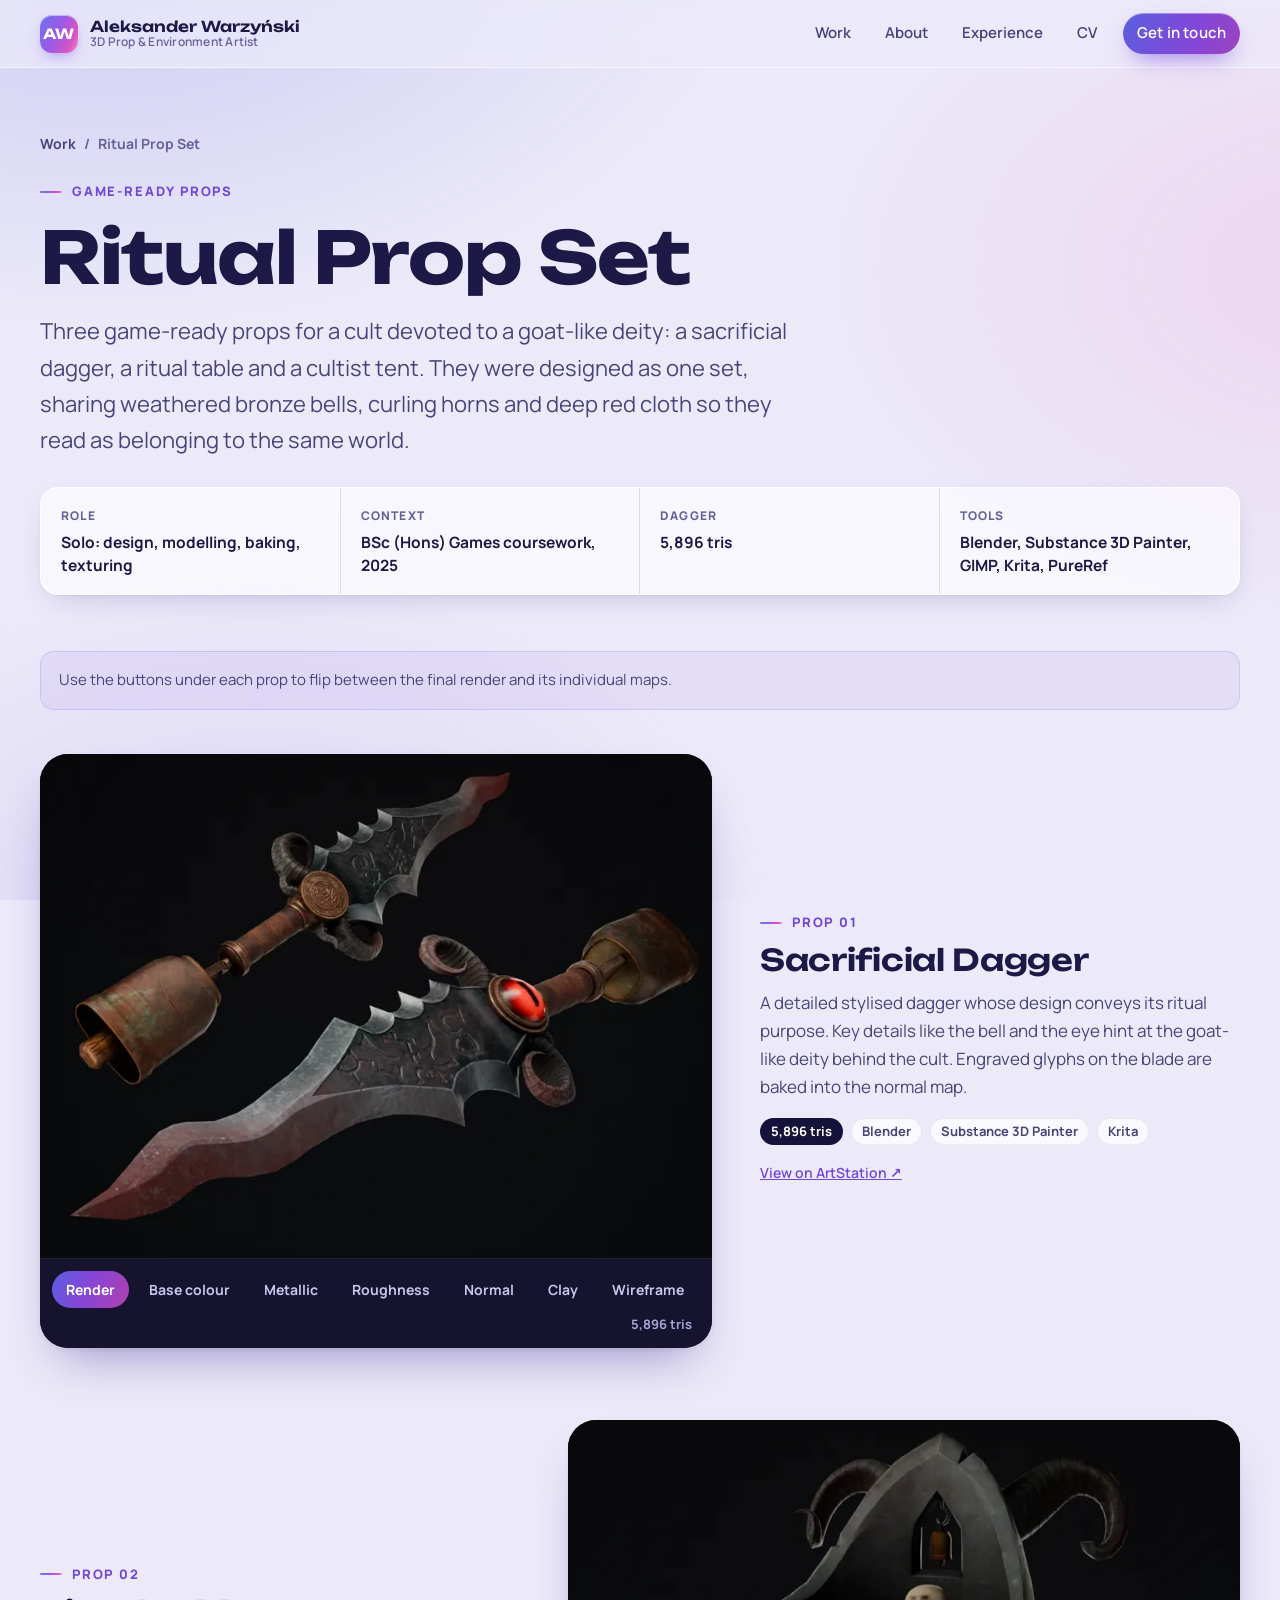
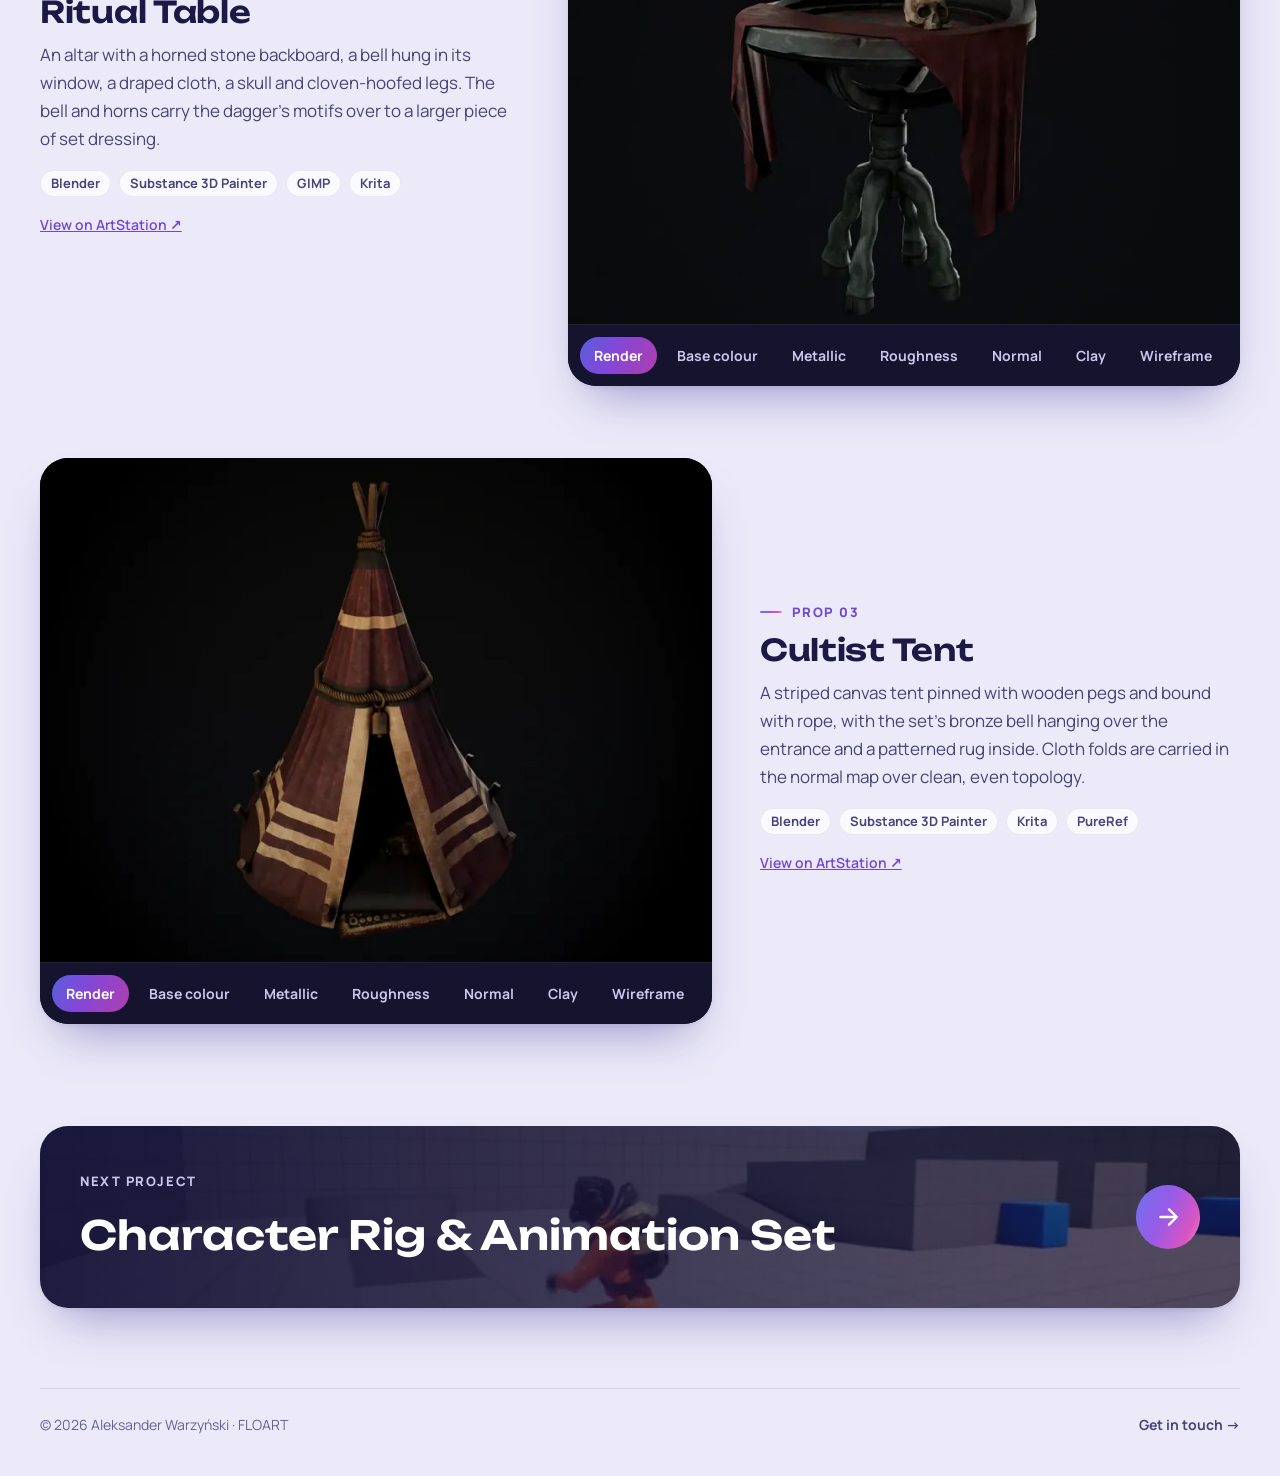
<file: work/ritual-props.html>
<!doctype html>
<html lang="en-GB" class="no-js">
<head>
  <meta charset="utf-8">
  <meta name="viewport" content="width=device-width, initial-scale=1">
  <title>Ritual Prop Set (dagger, table, tent) · Aleksander Warzyński</title>
  <meta name="description" content="Case study: three game-ready props (a sacrificial dagger, ritual table and cultist tent) with full texture-map breakdowns, by 3D artist Aleksander Warzyński.">
  <link rel="canonical" href="https://olivernealdev.github.io/aleksander-warzynski/work/ritual-props.html">
  <meta name="theme-color" content="#eceaf9">
  <meta property="og:type" content="article">
  <meta property="og:title" content="Ritual Prop Set · Aleksander Warzyński">
  <meta property="og:description" content="Sacrificial dagger, ritual table and cultist tent: game-ready props with full map breakdowns.">
  <meta property="og:url" content="https://olivernealdev.github.io/aleksander-warzynski/work/ritual-props.html">
  <meta property="og:image" content="https://olivernealdev.github.io/aleksander-warzynski/img/og/ritual-props.jpg">
  <meta property="og:image:width" content="1200">
  <meta property="og:image:height" content="630">
  <meta property="og:image:alt" content="The sacrificial dagger, ritual table and cultist tent side by side.">
  <meta name="twitter:card" content="summary_large_image">
  <link rel="icon" href="../favicon.svg" type="image/svg+xml">
  <link rel="apple-touch-icon" href="../img/site/touch-icon.png">
  <link rel="preconnect" href="https://fonts.googleapis.com">
  <link rel="preconnect" href="https://fonts.gstatic.com" crossorigin>
  <link href="https://fonts.googleapis.com/css2?family=Manrope:wght@400;500;600;700;800&family=Unbounded:wght@400;500;600;700&display=swap" rel="stylesheet">
  <link rel="stylesheet" href="../css/style.css">
</head>
<body>
  <a class="skip-link" href="#main">Skip to content</a>

  <header class="site-header">
    <div class="wrap">
      <a class="brand" href="../" aria-label="Aleksander Warzyński, home">
        <span class="brand-mark" aria-hidden="true">AW</span>
        <span class="brand-name">Aleksander Warzyński<small>3D Prop &amp; Environment Artist</small></span>
      </a>
      <button class="nav-toggle" type="button" aria-expanded="false" aria-controls="site-nav" aria-label="Menu">
        <svg viewBox="0 0 24 24" fill="none" stroke="currentColor" stroke-width="2" stroke-linecap="round" aria-hidden="true"><path d="M4 7h16M4 12h16M4 17h16"/></svg>
      </button>
      <nav class="nav" id="site-nav" aria-label="Main">
        <a href="../#work">Work</a>
        <a href="../#about">About</a>
        <a href="../#experience">Experience</a>
        <a href="../cv.pdf">CV</a>
        <a class="btn btn-primary" href="../#contact">Get in touch</a>
      </nav>
    </div>
  </header>

  <main id="main">
    <section class="cs-hero">
      <div class="wrap">
        <nav class="crumbs" aria-label="Breadcrumb"><a href="../#work">Work</a><span aria-hidden="true">/</span><span>Ritual Prop Set</span></nav>
        <span class="eyebrow">Game-ready props</span>
        <h1>Ritual Prop Set</h1>
        <p class="cs-lede">Three game-ready props for a cult devoted to a goat-like deity: a sacrificial dagger, a ritual table and a cultist tent. They were designed as one set, sharing weathered bronze bells, curling horns and deep red cloth so they read as belonging to the same world.</p>
        <dl class="meta-grid">
          <div><dt>Role</dt><dd>Solo: design, modelling, baking, texturing</dd></div>
          <div><dt>Context</dt><dd>BSc (Hons) Games coursework, 2025</dd></div>
          <div><dt>Dagger</dt><dd>5,896 tris</dd></div>
          <div><dt>Tools</dt><dd>Blender, Substance 3D Painter, GIMP, Krita, PureRef</dd></div>
        </dl>
      </div>
    </section>

    <section class="cs-section" style="padding-top:clamp(32px,5vw,56px)">
      <div class="wrap">
        <p class="note" style="margin-bottom:clamp(28px,4vw,44px)">Use the buttons under each prop to flip between the final render and its individual maps.</p>

        <!-- Dagger -->
        <article class="prop-block">
          <div class="passes" data-passes>
            <div class="passes-stage" id="dagger-stage" role="tabpanel" aria-labelledby="dagger-tab-0">
              <img class="is-active" src="../img/props/dagger-render.webp" srcset="../img/props/dagger-render-sm.webp 800w, ../img/props/dagger-render.webp 1440w" sizes="(max-width: 900px) 100vw, 700px" width="1440" height="1080" alt="Sacrificial dagger, final render: wavy blood-stained blade, ram horns, red eye gem and bronze bell pommel.">
              <img src="../img/props/dagger-albedo.webp" srcset="../img/props/dagger-albedo-sm.webp 800w, ../img/props/dagger-albedo.webp 1440w" sizes="(max-width: 900px) 100vw, 700px" width="1440" height="1080" loading="lazy" aria-hidden="true" alt="Sacrificial dagger, base colour.">
              <img src="../img/props/dagger-metal.webp" srcset="../img/props/dagger-metal-sm.webp 800w, ../img/props/dagger-metal.webp 1440w" sizes="(max-width: 900px) 100vw, 700px" width="1440" height="1080" loading="lazy" aria-hidden="true" alt="Sacrificial dagger, metallic map.">
              <img src="../img/props/dagger-rough.webp" srcset="../img/props/dagger-rough-sm.webp 800w, ../img/props/dagger-rough.webp 1440w" sizes="(max-width: 900px) 100vw, 700px" width="1440" height="1080" loading="lazy" aria-hidden="true" alt="Sacrificial dagger, roughness map.">
              <img src="../img/props/dagger-normal.webp" srcset="../img/props/dagger-normal-sm.webp 800w, ../img/props/dagger-normal.webp 1440w" sizes="(max-width: 900px) 100vw, 700px" width="1440" height="1080" loading="lazy" aria-hidden="true" alt="Sacrificial dagger, normal map.">
              <img src="../img/props/dagger-clay.webp" srcset="../img/props/dagger-clay-sm.webp 800w, ../img/props/dagger-clay.webp 1440w" sizes="(max-width: 900px) 100vw, 700px" width="1440" height="1080" loading="lazy" aria-hidden="true" alt="Sacrificial dagger, clay render with normal detail.">
              <img src="../img/props/dagger-wire.webp" srcset="../img/props/dagger-wire-sm.webp 800w, ../img/props/dagger-wire.webp 1440w" sizes="(max-width: 900px) 100vw, 700px" width="1440" height="1080" loading="lazy" aria-hidden="true" alt="Sacrificial dagger, wireframe.">
            </div>
            <div class="passes-bar" role="tablist" aria-label="Dagger passes">
              <button type="button" role="tab" id="dagger-tab-0" aria-controls="dagger-stage" aria-selected="true">Render</button>
              <button type="button" role="tab" id="dagger-tab-1" aria-controls="dagger-stage" aria-selected="false" tabindex="-1">Base colour</button>
              <button type="button" role="tab" id="dagger-tab-2" aria-controls="dagger-stage" aria-selected="false" tabindex="-1">Metallic</button>
              <button type="button" role="tab" id="dagger-tab-3" aria-controls="dagger-stage" aria-selected="false" tabindex="-1">Roughness</button>
              <button type="button" role="tab" id="dagger-tab-4" aria-controls="dagger-stage" aria-selected="false" tabindex="-1">Normal</button>
              <button type="button" role="tab" id="dagger-tab-5" aria-controls="dagger-stage" aria-selected="false" tabindex="-1">Clay</button>
              <button type="button" role="tab" id="dagger-tab-6" aria-controls="dagger-stage" aria-selected="false" tabindex="-1">Wireframe</button>
              <span class="tri">5,896 tris</span>
            </div>
          </div>
          <div>
            <span class="eyebrow">Prop 01</span>
            <h3>Sacrificial Dagger</h3>
            <p>A detailed stylised dagger whose design conveys its ritual purpose. Key details like the bell and the eye hint at the goat-like deity behind the cult. Engraved glyphs on the blade are baked into the normal map.</p>
            <ul class="chips"><li class="chip chip--accent">5,896 tris</li><li class="chip">Blender</li><li class="chip">Substance 3D Painter</li><li class="chip">Krita</li></ul>
            <p class="embed-note" style="margin-top:16px"><a href="https://www.artstation.com/artwork/1N9Zvq" target="_blank" rel="noopener">View on ArtStation ↗</a></p>
          </div>
        </article>

        <!-- Table -->
        <article class="prop-block">
          <div class="passes" data-passes>
            <div class="passes-stage" id="table-stage" role="tabpanel" aria-labelledby="table-tab-0">
              <img class="is-active" src="../img/props/table-render.webp" srcset="../img/props/table-render-sm.webp 800w, ../img/props/table-render.webp 1440w" sizes="(max-width: 900px) 100vw, 700px" width="1440" height="1080" loading="lazy" alt="Ritual table, final render: horned stone backboard with a hanging bell, red drape, skull and hoofed legs.">
              <img src="../img/props/table-albedo.webp" srcset="../img/props/table-albedo-sm.webp 800w, ../img/props/table-albedo.webp 1440w" sizes="(max-width: 900px) 100vw, 700px" width="1440" height="1080" loading="lazy" aria-hidden="true" alt="Ritual table, base colour.">
              <img src="../img/props/table-metal.webp" srcset="../img/props/table-metal-sm.webp 800w, ../img/props/table-metal.webp 1440w" sizes="(max-width: 900px) 100vw, 700px" width="1440" height="1080" loading="lazy" aria-hidden="true" alt="Ritual table, metallic map.">
              <img src="../img/props/table-rough.webp" srcset="../img/props/table-rough-sm.webp 800w, ../img/props/table-rough.webp 1440w" sizes="(max-width: 900px) 100vw, 700px" width="1440" height="1080" loading="lazy" aria-hidden="true" alt="Ritual table, roughness map.">
              <img src="../img/props/table-normal.webp" srcset="../img/props/table-normal-sm.webp 800w, ../img/props/table-normal.webp 1440w" sizes="(max-width: 900px) 100vw, 700px" width="1440" height="1080" loading="lazy" aria-hidden="true" alt="Ritual table, normal map.">
              <img src="../img/props/table-clay.webp" srcset="../img/props/table-clay-sm.webp 800w, ../img/props/table-clay.webp 1440w" sizes="(max-width: 900px) 100vw, 700px" width="1440" height="1080" loading="lazy" aria-hidden="true" alt="Ritual table, clay render with normal detail.">
              <img src="../img/props/table-wire.webp" srcset="../img/props/table-wire-sm.webp 800w, ../img/props/table-wire.webp 1440w" sizes="(max-width: 900px) 100vw, 700px" width="1440" height="1080" loading="lazy" aria-hidden="true" alt="Ritual table, wireframe.">
            </div>
            <div class="passes-bar" role="tablist" aria-label="Ritual table passes">
              <button type="button" role="tab" id="table-tab-0" aria-controls="table-stage" aria-selected="true">Render</button>
              <button type="button" role="tab" id="table-tab-1" aria-controls="table-stage" aria-selected="false" tabindex="-1">Base colour</button>
              <button type="button" role="tab" id="table-tab-2" aria-controls="table-stage" aria-selected="false" tabindex="-1">Metallic</button>
              <button type="button" role="tab" id="table-tab-3" aria-controls="table-stage" aria-selected="false" tabindex="-1">Roughness</button>
              <button type="button" role="tab" id="table-tab-4" aria-controls="table-stage" aria-selected="false" tabindex="-1">Normal</button>
              <button type="button" role="tab" id="table-tab-5" aria-controls="table-stage" aria-selected="false" tabindex="-1">Clay</button>
              <button type="button" role="tab" id="table-tab-6" aria-controls="table-stage" aria-selected="false" tabindex="-1">Wireframe</button>
            </div>
          </div>
          <div>
            <span class="eyebrow">Prop 02</span>
            <h3>Ritual Table</h3>
            <p>An altar with a horned stone backboard, a bell hung in its window, a draped cloth, a skull and cloven-hoofed legs. The bell and horns carry the dagger’s motifs over to a larger piece of set dressing.</p>
            <ul class="chips"><li class="chip">Blender</li><li class="chip">Substance 3D Painter</li><li class="chip">GIMP</li><li class="chip">Krita</li></ul>
            <p class="embed-note" style="margin-top:16px"><a href="https://www.artstation.com/artwork/P6WbBL" target="_blank" rel="noopener">View on ArtStation ↗</a></p>
          </div>
        </article>

        <!-- Tent -->
        <article class="prop-block">
          <div class="passes" data-passes>
            <div class="passes-stage" id="tent-stage" role="tabpanel" aria-labelledby="tent-tab-0">
              <img class="is-active" src="../img/props/tent-render.webp" srcset="../img/props/tent-render-sm.webp 800w, ../img/props/tent-render.webp 1440w" sizes="(max-width: 900px) 100vw, 700px" width="1440" height="1080" loading="lazy" alt="Cultist tent, final render: red and cream striped canvas, rope bindings, pegs, a bell over the entrance and a patterned rug inside.">
              <img src="../img/props/tent-albedo.webp" srcset="../img/props/tent-albedo-sm.webp 800w, ../img/props/tent-albedo.webp 1440w" sizes="(max-width: 900px) 100vw, 700px" width="1440" height="1080" loading="lazy" aria-hidden="true" alt="Cultist tent, base colour.">
              <img src="../img/props/tent-metal.webp" srcset="../img/props/tent-metal-sm.webp 800w, ../img/props/tent-metal.webp 1440w" sizes="(max-width: 900px) 100vw, 700px" width="1440" height="1080" loading="lazy" aria-hidden="true" alt="Cultist tent, metallic map.">
              <img src="../img/props/tent-rough.webp" srcset="../img/props/tent-rough-sm.webp 800w, ../img/props/tent-rough.webp 1440w" sizes="(max-width: 900px) 100vw, 700px" width="1440" height="1080" loading="lazy" aria-hidden="true" alt="Cultist tent, roughness map.">
              <img src="../img/props/tent-normal.webp" srcset="../img/props/tent-normal-sm.webp 800w, ../img/props/tent-normal.webp 1440w" sizes="(max-width: 900px) 100vw, 700px" width="1440" height="1080" loading="lazy" aria-hidden="true" alt="Cultist tent, normal map.">
              <img src="../img/props/tent-clay.webp" srcset="../img/props/tent-clay-sm.webp 800w, ../img/props/tent-clay.webp 1440w" sizes="(max-width: 900px) 100vw, 700px" width="1440" height="1080" loading="lazy" aria-hidden="true" alt="Cultist tent, clay render with normal detail.">
              <img src="../img/props/tent-wire.webp" srcset="../img/props/tent-wire-sm.webp 800w, ../img/props/tent-wire.webp 1440w" sizes="(max-width: 900px) 100vw, 700px" width="1440" height="1080" loading="lazy" aria-hidden="true" alt="Cultist tent, wireframe.">
            </div>
            <div class="passes-bar" role="tablist" aria-label="Cultist tent passes">
              <button type="button" role="tab" id="tent-tab-0" aria-controls="tent-stage" aria-selected="true">Render</button>
              <button type="button" role="tab" id="tent-tab-1" aria-controls="tent-stage" aria-selected="false" tabindex="-1">Base colour</button>
              <button type="button" role="tab" id="tent-tab-2" aria-controls="tent-stage" aria-selected="false" tabindex="-1">Metallic</button>
              <button type="button" role="tab" id="tent-tab-3" aria-controls="tent-stage" aria-selected="false" tabindex="-1">Roughness</button>
              <button type="button" role="tab" id="tent-tab-4" aria-controls="tent-stage" aria-selected="false" tabindex="-1">Normal</button>
              <button type="button" role="tab" id="tent-tab-5" aria-controls="tent-stage" aria-selected="false" tabindex="-1">Clay</button>
              <button type="button" role="tab" id="tent-tab-6" aria-controls="tent-stage" aria-selected="false" tabindex="-1">Wireframe</button>
            </div>
          </div>
          <div>
            <span class="eyebrow">Prop 03</span>
            <h3>Cultist Tent</h3>
            <p>A striped canvas tent pinned with wooden pegs and bound with rope, with the set’s bronze bell hanging over the entrance and a patterned rug inside. Cloth folds are carried in the normal map over clean, even topology.</p>
            <ul class="chips"><li class="chip">Blender</li><li class="chip">Substance 3D Painter</li><li class="chip">Krita</li><li class="chip">PureRef</li></ul>
            <p class="embed-note" style="margin-top:16px"><a href="https://www.artstation.com/artwork/dyk3lK" target="_blank" rel="noopener">View on ArtStation ↗</a></p>
          </div>
        </article>
      </div>
    </section>

    <section class="cs-section">
      <div class="wrap">
        <a class="next" href="rigging-animation.html" style="--next-img:url('../img/rig/poster-sm.webp')">
          <div><small>Next project</small><strong>Character Rig &amp; Animation Set</strong></div>
          <span class="circle"><svg viewBox="0 0 24 24" fill="none" stroke="currentColor" stroke-width="2.2" stroke-linecap="round" stroke-linejoin="round" aria-hidden="true"><path d="M5 12h14M13 5l7 7-7 7"/></svg></span>
        </a>
      </div>
    </section>
  </main>

  <footer class="site-footer">
    <div class="wrap">
      <span>© <span id="year">2026</span> Aleksander Warzyński · FLOART</span>
      <a href="../#contact">Get in touch →</a>
    </div>
  </footer>
  <script src="../js/main.js" defer></script>
</body>
</html>
</file>
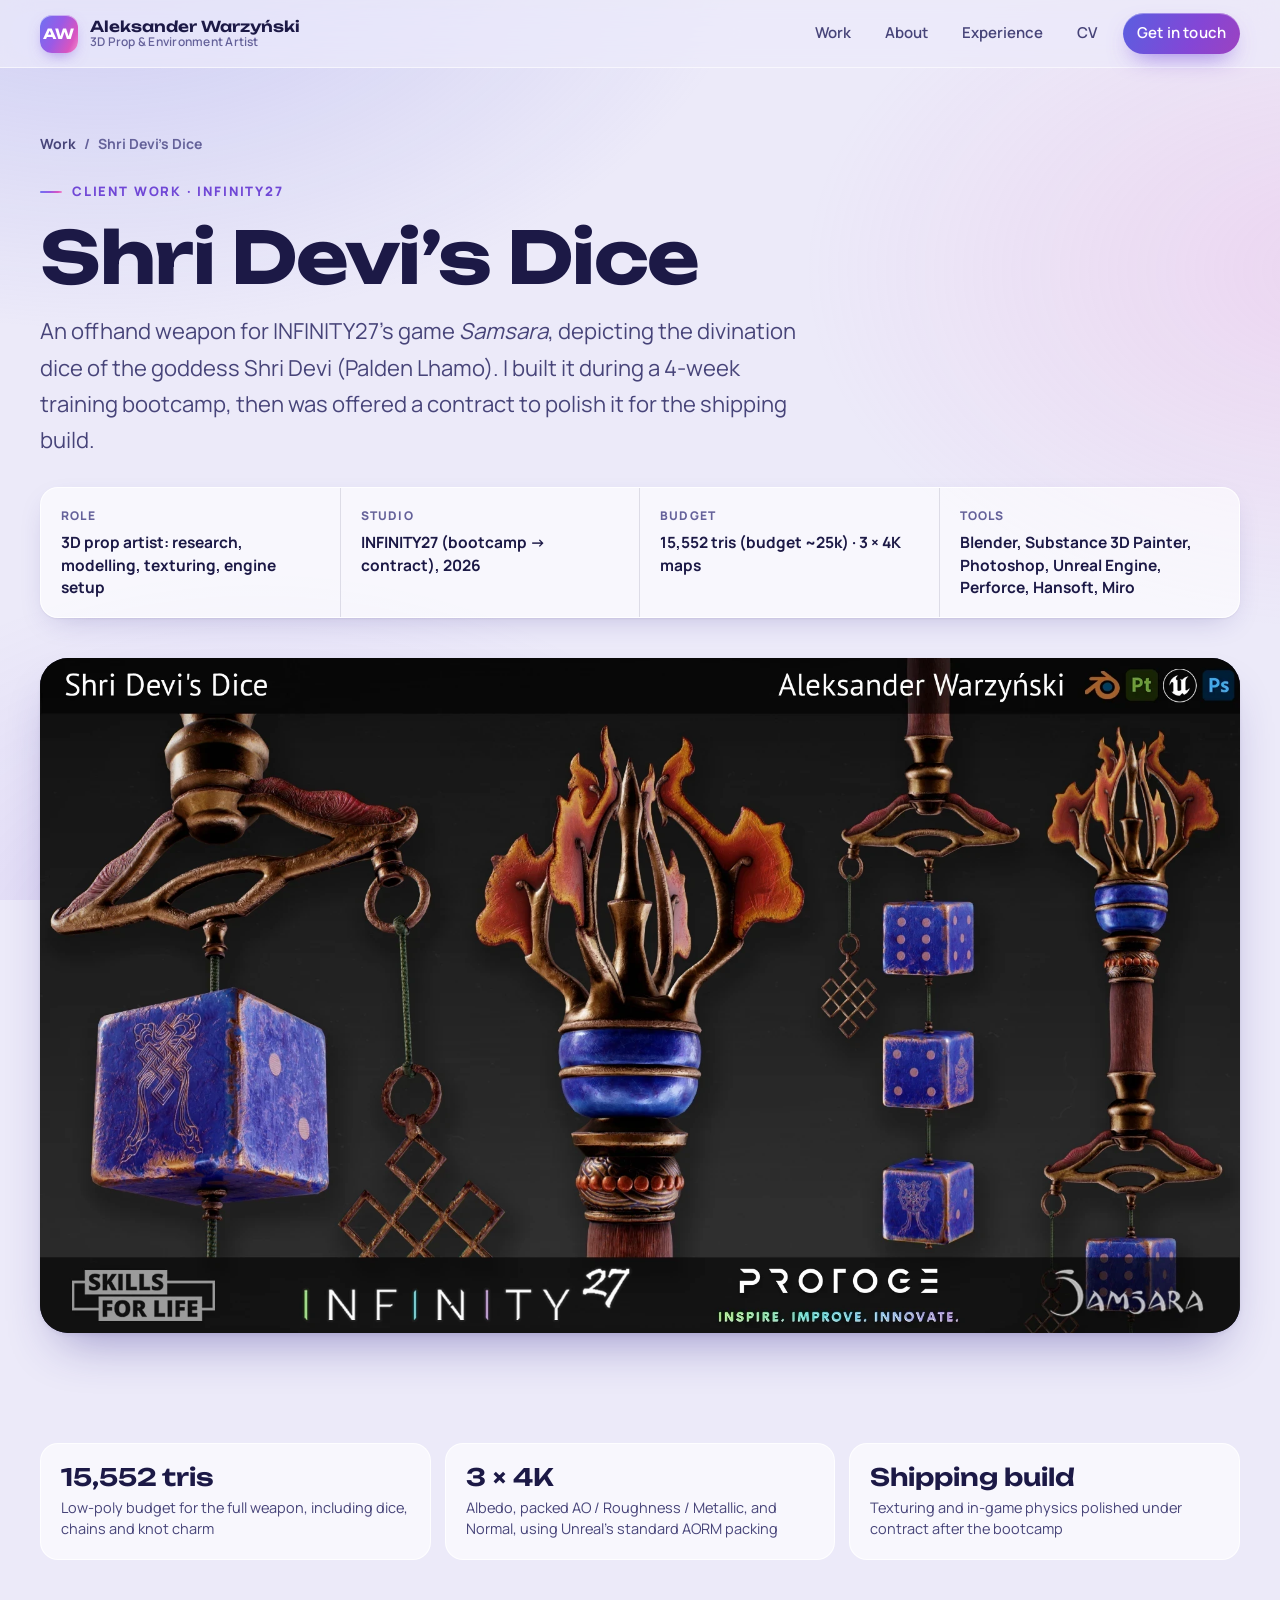
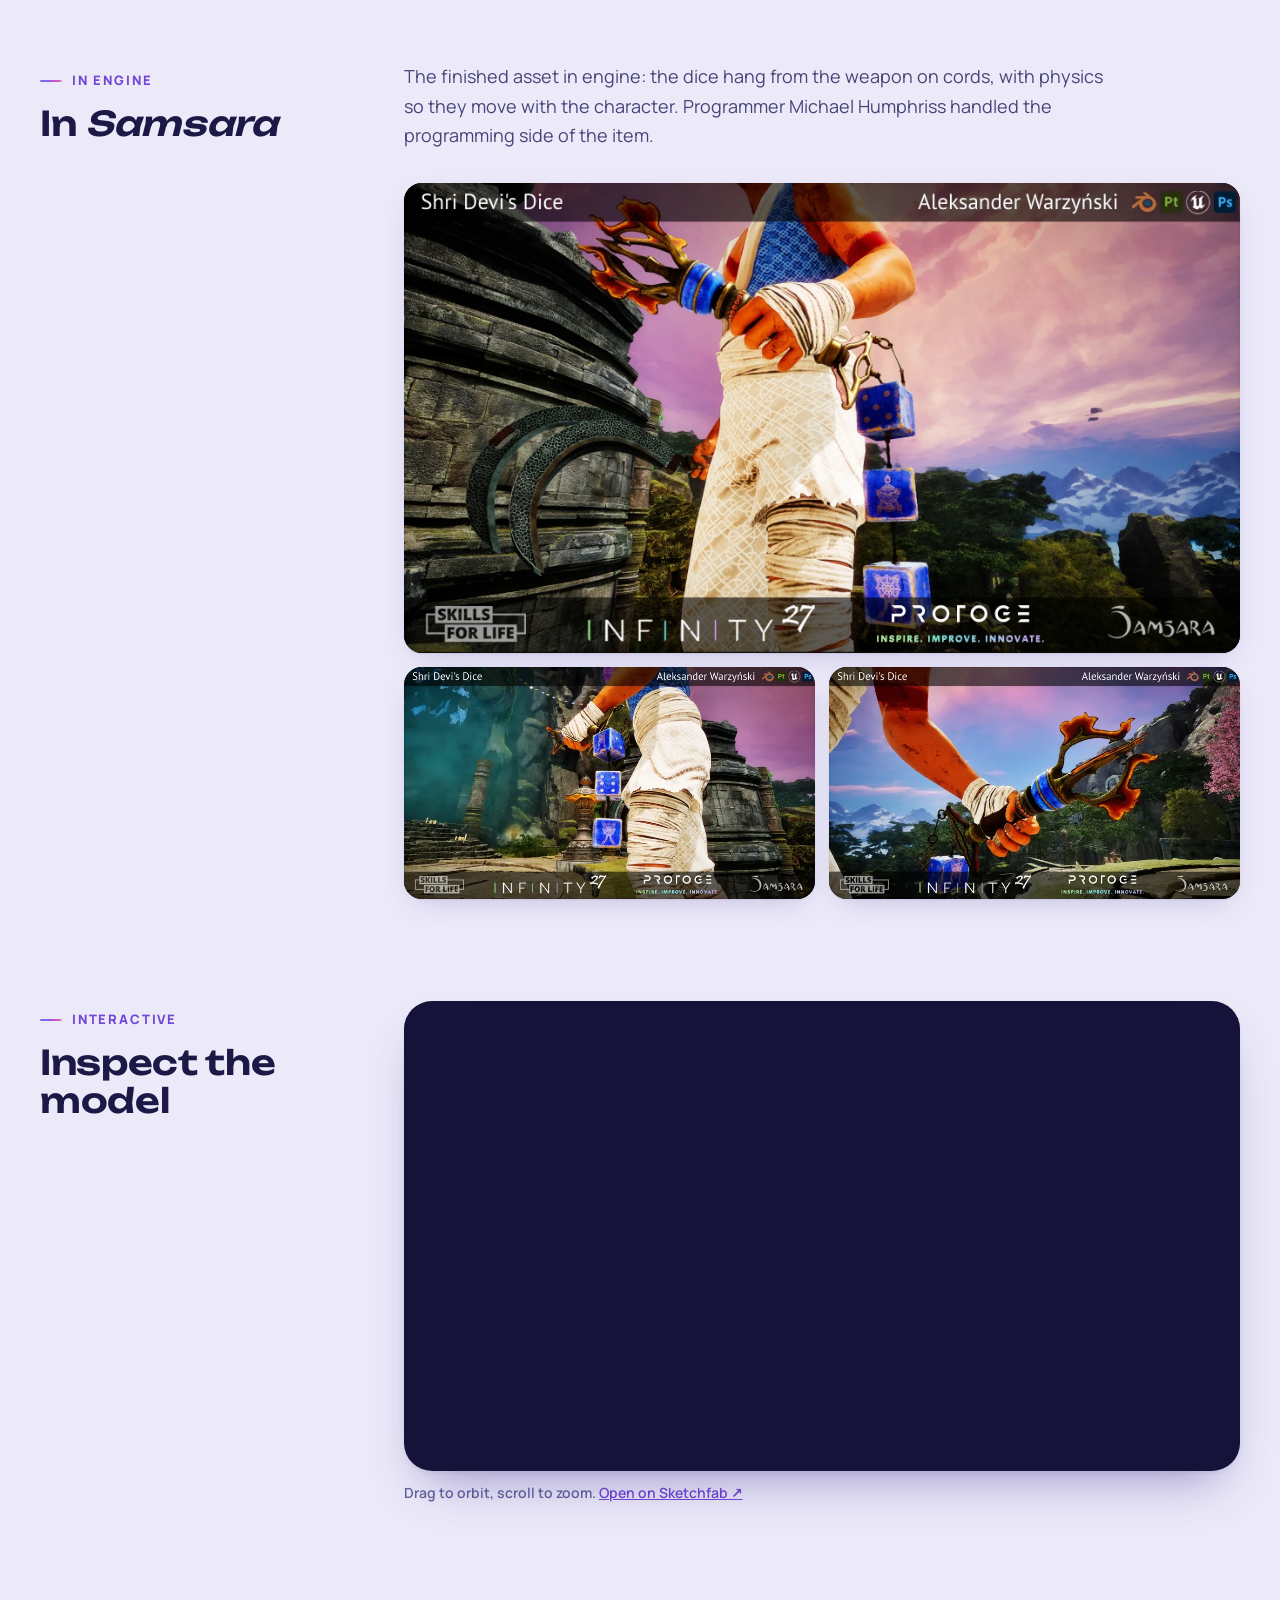
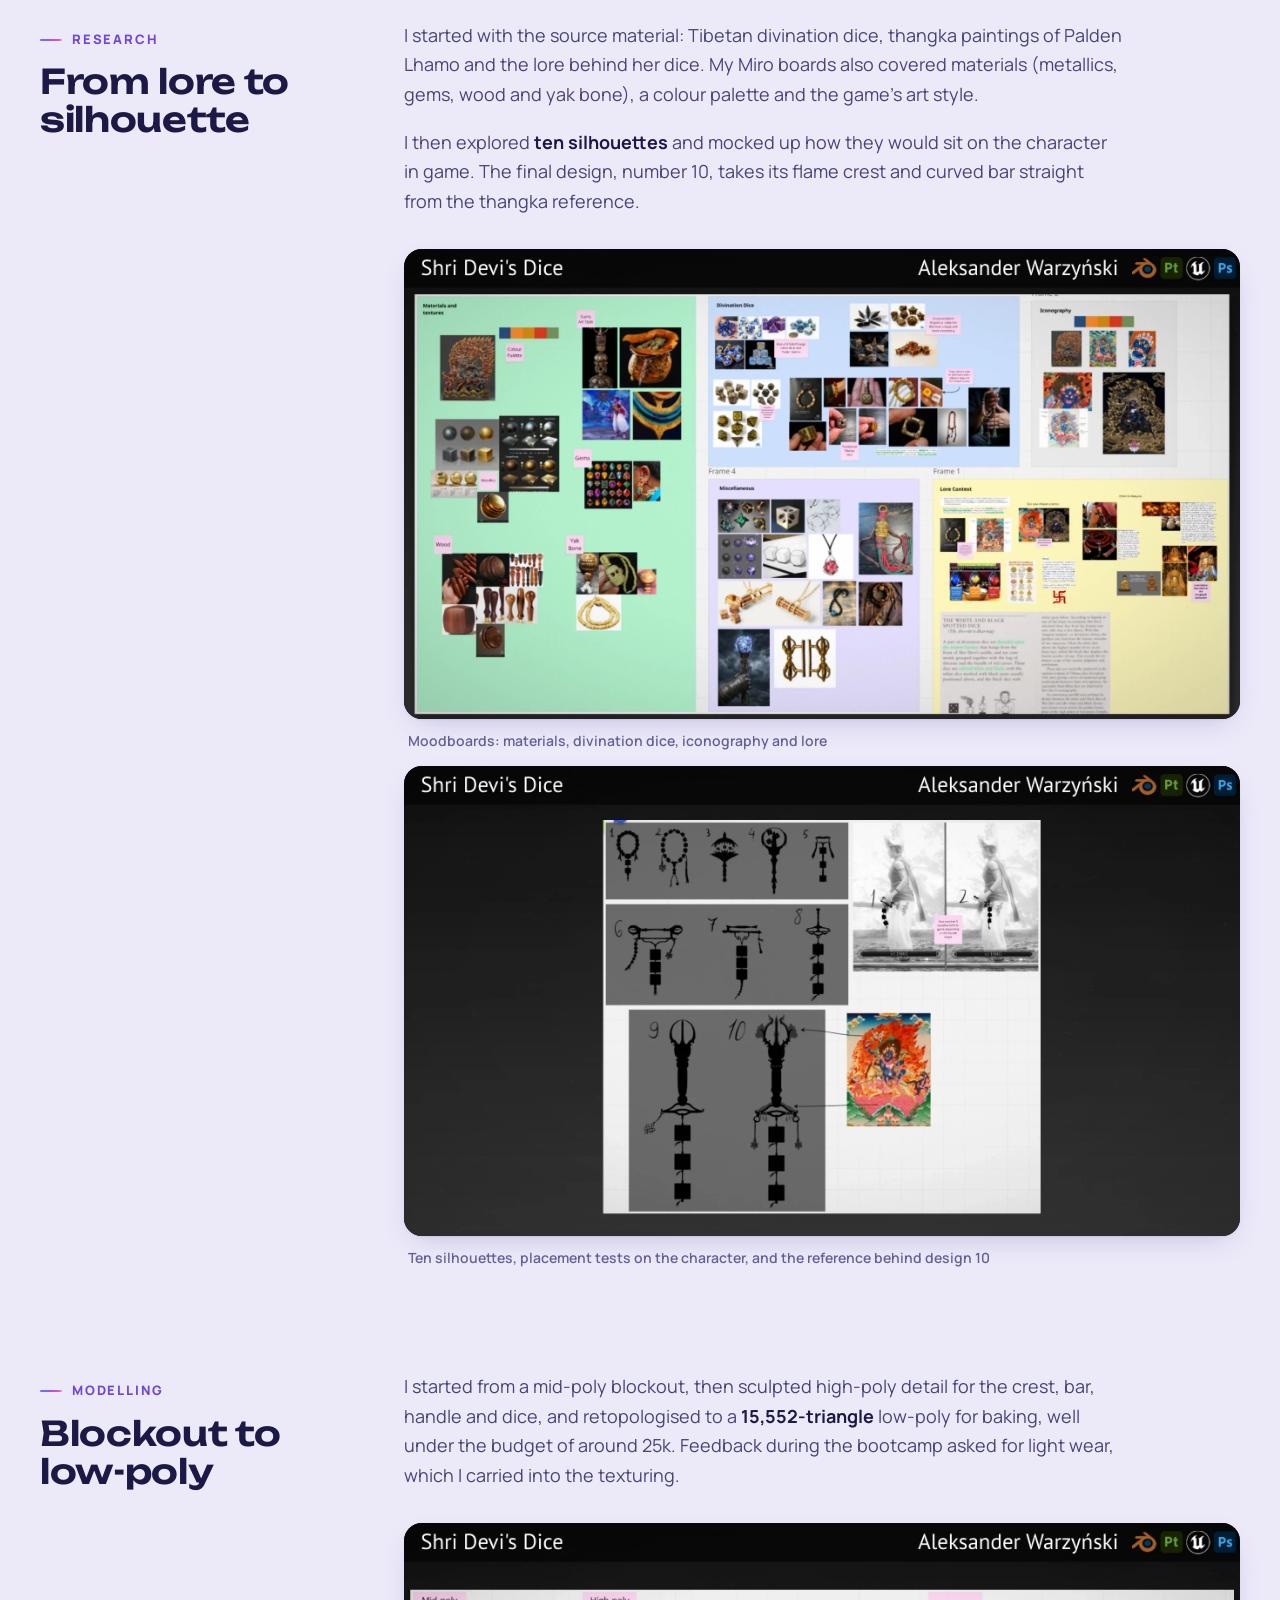
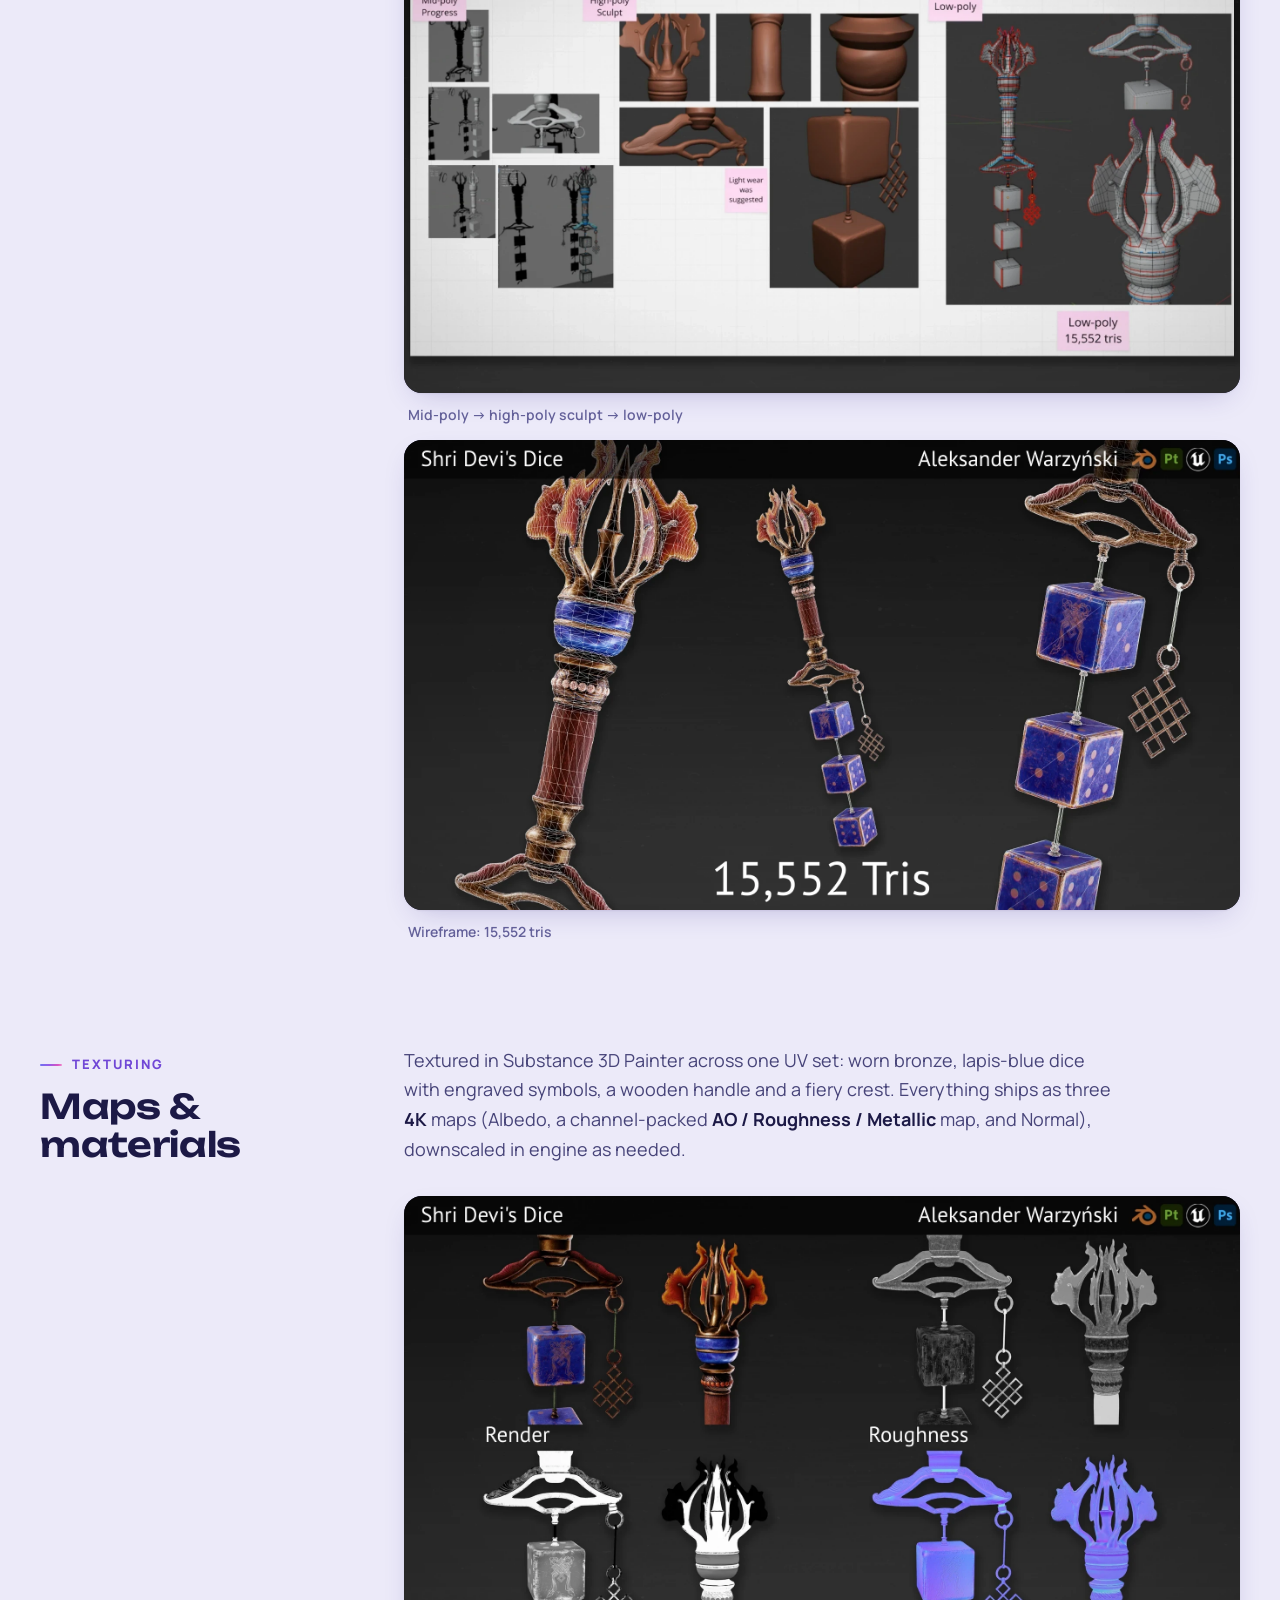
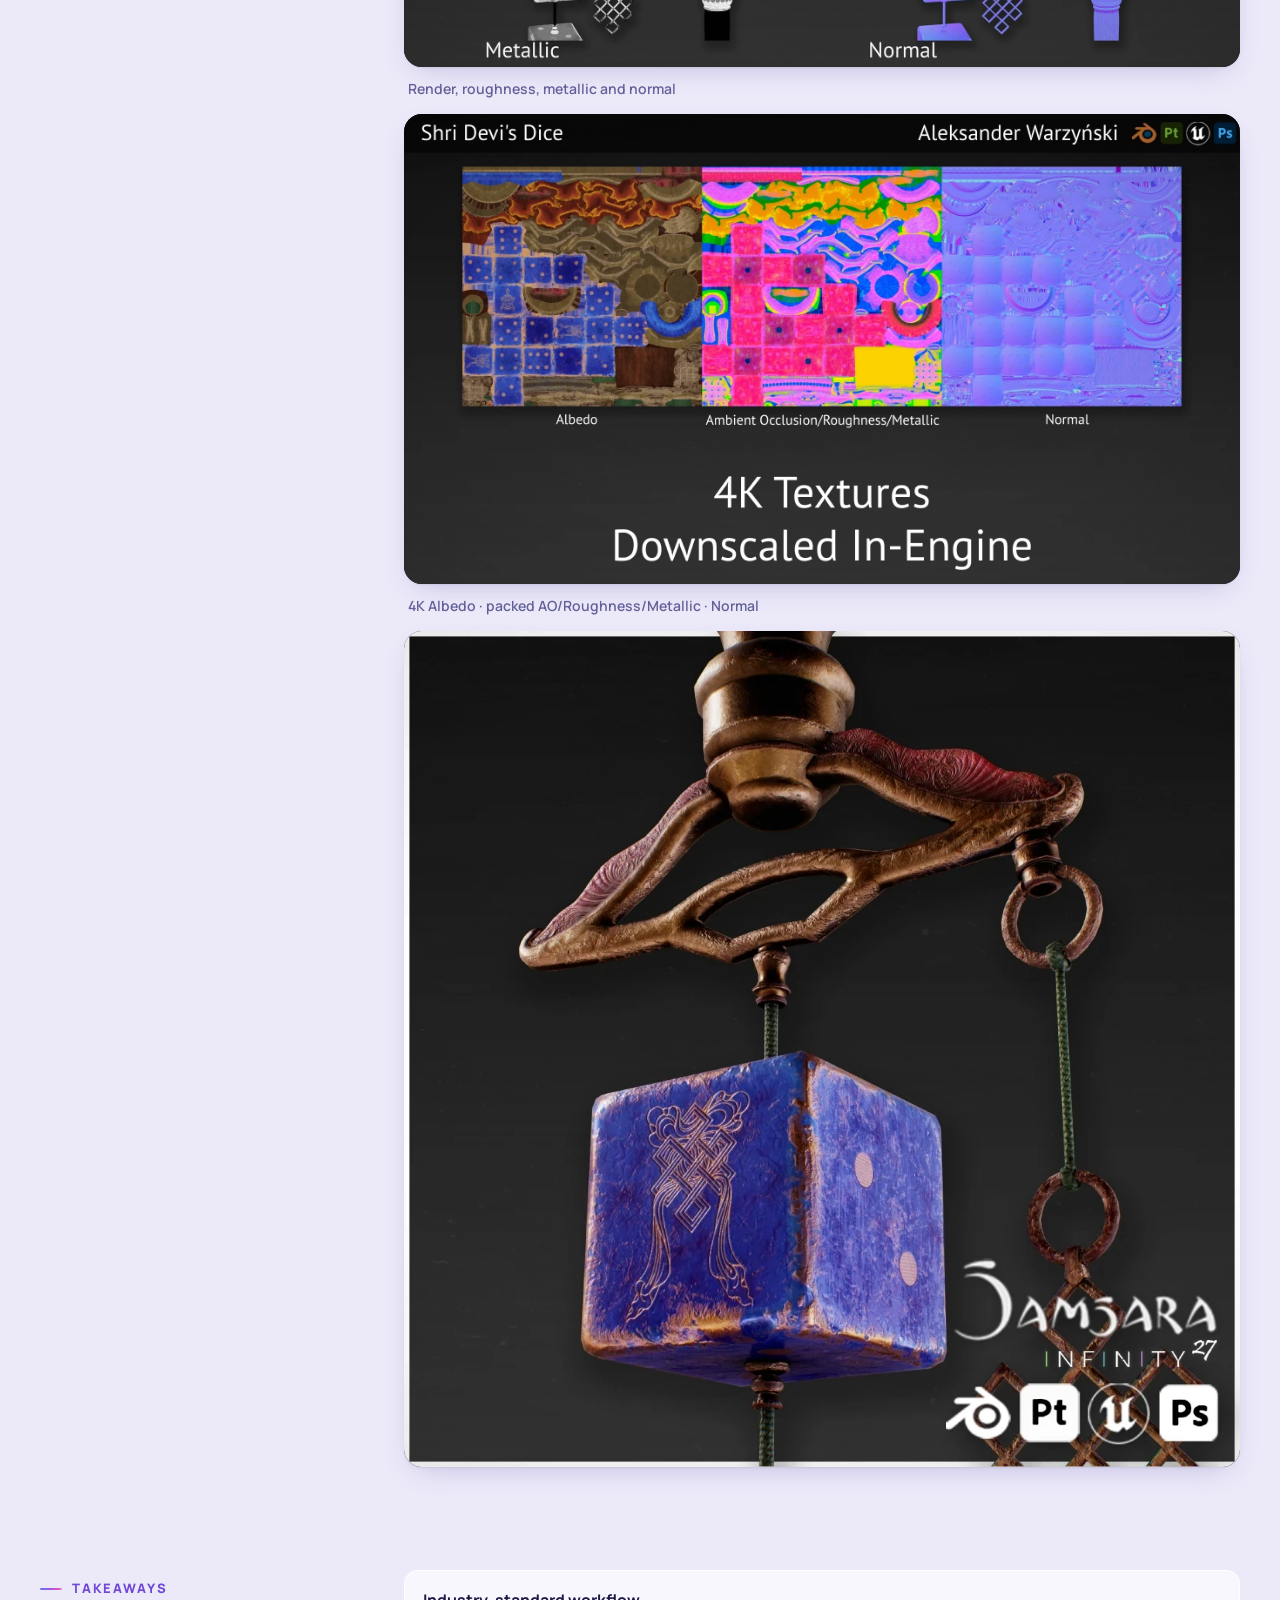
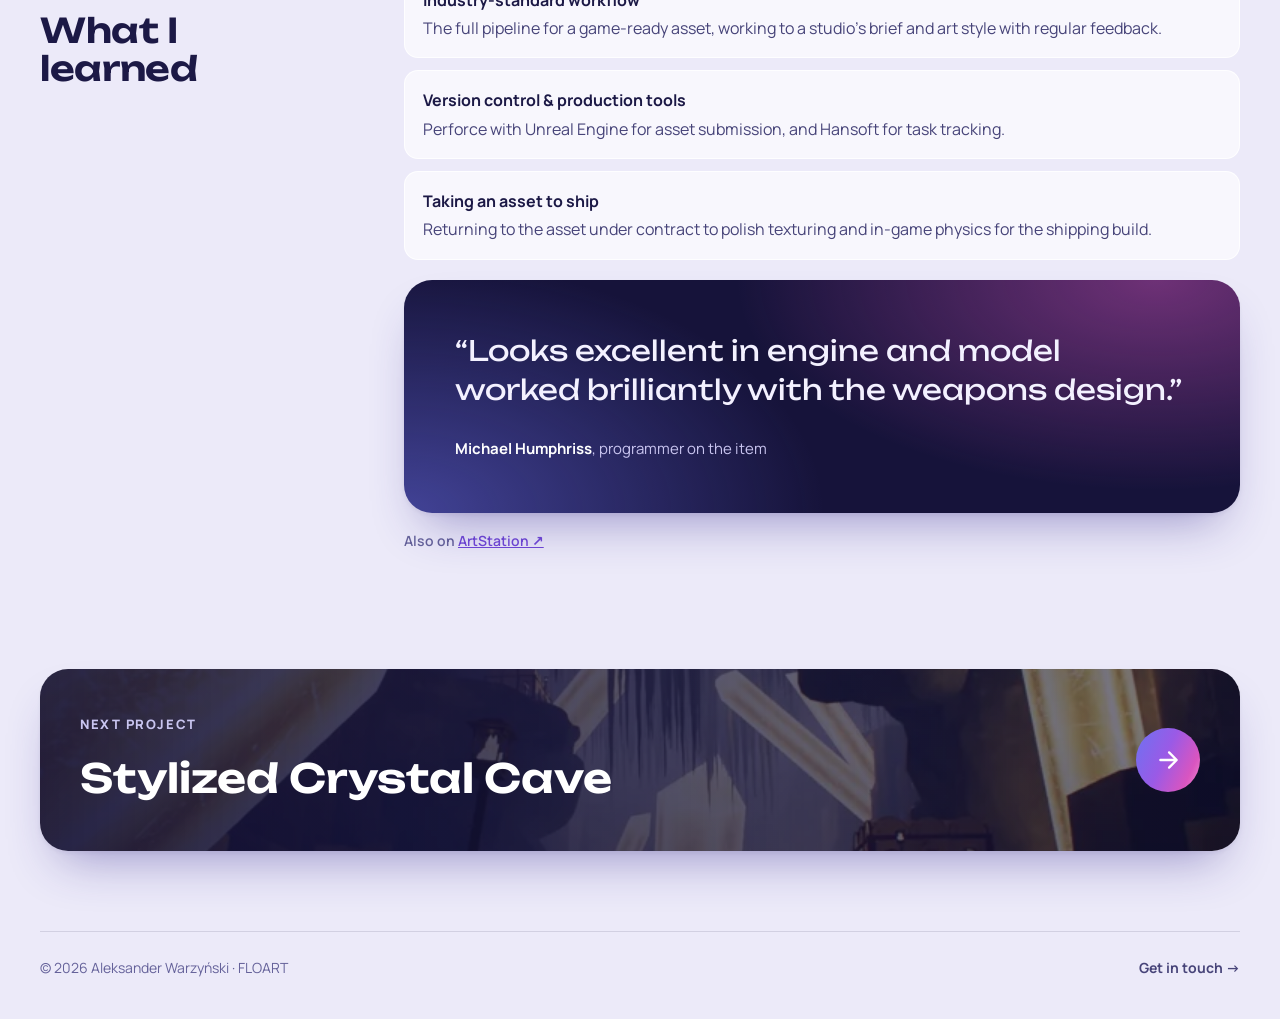
<file: work/shri-devis-dice.html>
<!doctype html>
<html lang="en-GB" class="no-js">
<head>
  <meta charset="utf-8">
  <meta name="viewport" content="width=device-width, initial-scale=1">
  <title>Shri Devi’s Dice (INFINITY27 · Samsara) · Aleksander Warzyński</title>
  <meta name="description" content="Case study: a 15,552-triangle offhand weapon for INFINITY27's Samsara, taken from bootcamp brief to shipping build by 3D artist Aleksander Warzyński.">
  <link rel="canonical" href="https://olivernealdev.github.io/aleksander-warzynski/work/shri-devis-dice.html">
  <meta name="theme-color" content="#eceaf9">
  <meta property="og:type" content="article">
  <meta property="og:title" content="Shri Devi’s Dice · Aleksander Warzyński">
  <meta property="og:description" content="Offhand weapon for INFINITY27's Samsara: 15,552 tris, three 4K maps, in-game physics.">
  <meta property="og:url" content="https://olivernealdev.github.io/aleksander-warzynski/work/shri-devis-dice.html">
  <meta property="og:image" content="https://olivernealdev.github.io/aleksander-warzynski/img/og/shri-devis-dice.jpg">
  <meta property="og:image:width" content="1200">
  <meta property="og:image:height" content="630">
  <meta property="og:image:alt" content="Presentation sheet of Shri Devi's Dice: bronze bar, lapis-blue dice and flame crest.">
  <meta name="twitter:card" content="summary_large_image">
  <link rel="icon" href="../favicon.svg" type="image/svg+xml">
  <link rel="apple-touch-icon" href="../img/site/touch-icon.png">
  <link rel="preconnect" href="https://fonts.googleapis.com">
  <link rel="preconnect" href="https://fonts.gstatic.com" crossorigin>
  <link href="https://fonts.googleapis.com/css2?family=Manrope:wght@400;500;600;700;800&family=Unbounded:wght@400;500;600;700&display=swap" rel="stylesheet">
  <link rel="stylesheet" href="../css/style.css">
</head>
<body>
  <a class="skip-link" href="#main">Skip to content</a>

  <header class="site-header">
    <div class="wrap">
      <a class="brand" href="../" aria-label="Aleksander Warzyński, home">
        <span class="brand-mark" aria-hidden="true">AW</span>
        <span class="brand-name">Aleksander Warzyński<small>3D Prop &amp; Environment Artist</small></span>
      </a>
      <button class="nav-toggle" type="button" aria-expanded="false" aria-controls="site-nav" aria-label="Menu">
        <svg viewBox="0 0 24 24" fill="none" stroke="currentColor" stroke-width="2" stroke-linecap="round" aria-hidden="true"><path d="M4 7h16M4 12h16M4 17h16"/></svg>
      </button>
      <nav class="nav" id="site-nav" aria-label="Main">
        <a href="../#work">Work</a>
        <a href="../#about">About</a>
        <a href="../#experience">Experience</a>
        <a href="../cv.pdf">CV</a>
        <a class="btn btn-primary" href="../#contact">Get in touch</a>
      </nav>
    </div>
  </header>

  <main id="main">
    <section class="cs-hero">
      <div class="wrap">
        <nav class="crumbs" aria-label="Breadcrumb"><a href="../#work">Work</a><span aria-hidden="true">/</span><span>Shri Devi’s Dice</span></nav>
        <span class="eyebrow">Client work · INFINITY27</span>
        <h1>Shri Devi’s Dice</h1>
        <p class="cs-lede">An offhand weapon for INFINITY27’s game <em>Samsara</em>, depicting the divination dice of the goddess Shri Devi (Palden Lhamo). I built it during a 4-week training bootcamp, then was offered a contract to polish it for the shipping build.</p>
        <dl class="meta-grid">
          <div><dt>Role</dt><dd>3D prop artist: research, modelling, texturing, engine setup</dd></div>
          <div><dt>Studio</dt><dd>INFINITY27 (bootcamp → contract), 2026</dd></div>
          <div><dt>Budget</dt><dd>15,552 tris (budget ~25k) · 3 × 4K maps</dd></div>
          <div><dt>Tools</dt><dd>Blender, Substance 3D Painter, Photoshop, Unreal Engine, Perforce, Hansoft, Miro</dd></div>
        </dl>
        <div class="cs-cover">
          <img src="../img/dice/overview.webp" width="1920" height="1080" fetchpriority="high" alt="Presentation sheet of Shri Devi's Dice: close-ups of the bronze bar, lapis-blue dice and flame crest, plus the full weapon from two angles.">
        </div>
      </div>
    </section>

    <section class="cs-section">
      <div class="wrap">
        <div class="callouts">
          <div class="callout"><b>15,552 tris</b><span>Low-poly budget for the full weapon, including dice, chains and knot charm</span></div>
          <div class="callout"><b>3 × 4K</b><span>Albedo, packed AO / Roughness / Metallic, and Normal, using Unreal’s standard AORM packing</span></div>
          <div class="callout"><b>Shipping build</b><span>Texturing and in-game physics polished under contract after the bootcamp</span></div>
        </div>
      </div>
    </section>

    <section class="cs-section">
      <div class="wrap cs-split">
        <header>
          <span class="eyebrow">In engine</span>
          <h2>In <em>Samsara</em></h2>
        </header>
        <div>
          <div class="prose">
            <p>The finished asset in engine: the dice hang from the weapon on cords, with physics so they move with the character. Programmer Michael Humphriss handled the programming side of the item.</p>
          </div>
          <div class="gallery">
            <figure class="w12"><a href="../img/dice/ingame-1.webp" data-lightbox="dice" data-caption="In game: the dice at the character's hip."><img src="../img/dice/ingame-1-sm.webp" srcset="../img/dice/ingame-1-sm.webp 800w, ../img/dice/ingame-1.webp 1920w" sizes="(max-width: 900px) 100vw, 860px" width="1920" height="1080" loading="lazy" alt="In game: the character holds the weapon at the hip with the three dice hanging below."></a></figure>
            <figure><a href="../img/dice/ingame-2.webp" data-lightbox="dice" data-caption="In game: the dice swing as the character moves."><img src="../img/dice/ingame-2-sm.webp" width="800" height="450" loading="lazy" alt="In game: the dice swinging as the character moves through a temple."></a></figure>
            <figure><a href="../img/dice/ingame-3.webp" data-lightbox="dice" data-caption="In game: close-up of the flame crest."><img src="../img/dice/ingame-3-sm.webp" width="800" height="450" loading="lazy" alt="In game: the character's hand gripping the weapon, flame crest in focus against the sky."></a></figure>
          </div>
        </div>
      </div>
    </section>

    <section class="cs-section">
      <div class="wrap cs-split">
        <header>
          <span class="eyebrow">Interactive</span>
          <h2>Inspect the model</h2>
        </header>
        <div>
          <div class="embed">
            <iframe title="Shri Devi Dice by FLOART on Sketchfab" src="https://sketchfab.com/models/7d9bf6ae26d04afdb0a9d33af1238358/embed?ui_theme=dark&amp;dnt=1" loading="lazy" allow="autoplay; fullscreen; xr-spatial-tracking" allowfullscreen></iframe>
          </div>
          <p class="embed-note">Drag to orbit, scroll to zoom. <a href="https://sketchfab.com/3d-models/shri-devi-dice-7d9bf6ae26d04afdb0a9d33af1238358" target="_blank" rel="noopener">Open on Sketchfab ↗</a></p>
        </div>
      </div>
    </section>

    <section class="cs-section">
      <div class="wrap cs-split">
        <header>
          <span class="eyebrow">Research</span>
          <h2>From lore to silhouette</h2>
        </header>
        <div>
          <div class="prose">
            <p>I started with the source material: Tibetan divination dice, thangka paintings of Palden Lhamo and the lore behind her dice. My Miro boards also covered materials (metallics, gems, wood and yak bone), a colour palette and the game’s art style.</p>
            <p>I then explored <strong>ten silhouettes</strong> and mocked up how they would sit on the character in game. The final design, number 10, takes its flame crest and curved bar straight from the thangka reference.</p>
          </div>
          <div class="gallery">
            <figure class="w12"><a href="../img/dice/moodboard.webp" data-lightbox="dice" data-caption="Moodboards: materials and textures, divination dice, iconography and lore context."><img src="../img/dice/moodboard-sm.webp" srcset="../img/dice/moodboard-sm.webp 800w, ../img/dice/moodboard.webp 1920w" sizes="(max-width: 900px) 100vw, 860px" width="1920" height="1080" loading="lazy" alt="Moodboards grouped into materials and textures, divination dice, iconography, miscellaneous and lore context."></a><figcaption>Moodboards: materials, divination dice, iconography and lore</figcaption></figure>
            <figure class="w12"><a href="../img/dice/silhouettes.webp" data-lightbox="dice" data-caption="Ten silhouette explorations, in-game placement tests, and the thangka reference behind the chosen design."><img src="../img/dice/silhouettes-sm.webp" srcset="../img/dice/silhouettes-sm.webp 800w, ../img/dice/silhouettes.webp 1920w" sizes="(max-width: 900px) 100vw, 860px" width="1920" height="1080" loading="lazy" alt="Ten numbered silhouette sketches of the weapon, two in-game placement mock-ups, and a thangka painting with arrows to design details."></a><figcaption>Ten silhouettes, placement tests on the character, and the reference behind design 10</figcaption></figure>
          </div>
        </div>
      </div>
    </section>

    <section class="cs-section">
      <div class="wrap cs-split">
        <header>
          <span class="eyebrow">Modelling</span>
          <h2>Blockout to low-poly</h2>
        </header>
        <div>
          <div class="prose">
            <p>I started from a mid-poly blockout, then sculpted high-poly detail for the crest, bar, handle and dice, and retopologised to a <strong>15,552-triangle</strong> low-poly for baking, well under the budget of around 25k. Feedback during the bootcamp asked for light wear, which I carried into the texturing.</p>
          </div>
          <div class="gallery">
            <figure class="w12"><a href="../img/dice/process.webp" data-lightbox="dice" data-caption="Mid-poly progress, high-poly sculpt and final low-poly (15,552 tris)."><img src="../img/dice/process-sm.webp" srcset="../img/dice/process-sm.webp 800w, ../img/dice/process.webp 1920w" sizes="(max-width: 900px) 100vw, 860px" width="1920" height="1080" loading="lazy" alt="Process board showing mid-poly progress, high-poly sculpts of each part, and the final low-poly wireframe."></a><figcaption>Mid-poly → high-poly sculpt → low-poly</figcaption></figure>
            <figure class="w12"><a href="../img/dice/wireframe.webp" data-lightbox="dice" data-caption="Final low-poly wireframe over the textured model: 15,552 tris."><img src="../img/dice/wireframe-sm.webp" srcset="../img/dice/wireframe-sm.webp 800w, ../img/dice/wireframe.webp 1920w" sizes="(max-width: 900px) 100vw, 860px" width="1920" height="1080" loading="lazy" alt="Wireframe overlay on the textured weapon with the label 15,552 tris."></a><figcaption>Wireframe: 15,552 tris</figcaption></figure>
          </div>
        </div>
      </div>
    </section>

    <section class="cs-section">
      <div class="wrap cs-split">
        <header>
          <span class="eyebrow">Texturing</span>
          <h2>Maps &amp; materials</h2>
        </header>
        <div>
          <div class="prose">
            <p>Textured in Substance 3D Painter across one UV set: worn bronze, lapis-blue dice with engraved symbols, a wooden handle and a fiery crest. Everything ships as three <strong>4K</strong> maps (Albedo, a channel-packed <strong>AO / Roughness / Metallic</strong> map, and Normal), downscaled in engine as needed.</p>
          </div>
          <div class="gallery">
            <figure class="w12"><a href="../img/dice/maps.webp" data-lightbox="dice" data-caption="Render, roughness, metallic and normal passes."><img src="../img/dice/maps-sm.webp" srcset="../img/dice/maps-sm.webp 800w, ../img/dice/maps.webp 1920w" sizes="(max-width: 900px) 100vw, 860px" width="1920" height="1080" loading="lazy" alt="The bar and crest shown as render, roughness, metallic and normal passes."></a><figcaption>Render, roughness, metallic and normal</figcaption></figure>
            <figure class="w12"><a href="../img/dice/textures.webp" data-lightbox="dice" data-caption="4K texture sheets: Albedo, packed AO/Roughness/Metallic, Normal."><img src="../img/dice/textures-sm.webp" srcset="../img/dice/textures-sm.webp 800w, ../img/dice/textures.webp 1920w" sizes="(max-width: 900px) 100vw, 860px" width="1920" height="1080" loading="lazy" alt="Three texture sheets side by side: albedo, packed ambient occlusion/roughness/metallic, and normal."></a><figcaption>4K Albedo · packed AO/Roughness/Metallic · Normal</figcaption></figure>
            <figure class="w12"><a href="../img/dice/cover.webp" data-lightbox="dice" data-caption="Close-up: engraved endless-knot die and bronze bar."><img src="../img/dice/cover-sm.webp" srcset="../img/dice/cover-sm.webp 800w, ../img/dice/cover.webp 1080w" sizes="(max-width: 900px) 100vw, 860px" width="1080" height="1080" loading="lazy" alt="Close-up of a lapis-blue die engraved with an endless knot, hanging from the bronze bar."></a></figure>
          </div>
        </div>
      </div>
    </section>

    <section class="cs-section">
      <div class="wrap cs-split">
        <header>
          <span class="eyebrow">Takeaways</span>
          <h2>What I learned</h2>
        </header>
        <div>
          <ul class="feature-list">
            <li><b>Industry-standard workflow</b>The full pipeline for a game-ready asset, working to a studio’s brief and art style with regular feedback.</li>
            <li><b>Version control &amp; production tools</b>Perforce with Unreal Engine for asset submission, and Hansoft for task tracking.</li>
            <li><b>Taking an asset to ship</b>Returning to the asset under contract to polish texturing and in-game physics for the shipping build.</li>
          </ul>
          <figure class="quote" style="margin-top:20px">
            <blockquote><p>“Looks excellent in engine and model worked brilliantly with the weapons design.”</p></blockquote>
            <figcaption><b>Michael Humphriss</b>, programmer on the item</figcaption>
          </figure>
          <p class="embed-note" style="margin-top:16px">Also on <a href="https://www.artstation.com/artwork/KR6w99" target="_blank" rel="noopener">ArtStation ↗</a></p>
        </div>
      </div>
    </section>

    <section class="cs-section">
      <div class="wrap">
        <a class="next" href="crystal-cave.html" style="--next-img:url('../img/cave/shot-01-sm.webp')">
          <div><small>Next project</small><strong>Stylized Crystal Cave</strong></div>
          <span class="circle"><svg viewBox="0 0 24 24" fill="none" stroke="currentColor" stroke-width="2.2" stroke-linecap="round" stroke-linejoin="round" aria-hidden="true"><path d="M5 12h14M13 5l7 7-7 7"/></svg></span>
        </a>
      </div>
    </section>
  </main>

  <footer class="site-footer">
    <div class="wrap">
      <span>© <span id="year">2026</span> Aleksander Warzyński · FLOART</span>
      <a href="../#contact">Get in touch →</a>
    </div>
  </footer>
  <script src="../js/main.js" defer></script>
</body>
</html>
</file>
<file: css/style.css>
/* ==========================================================================
   Aleksander Warzyński — portfolio
   Palette sampled from Aleks's lavender / chrome / iridescent banner render.
   ========================================================================== */

:root {
  color-scheme: light;

  --bg: #eceaf9;
  --bg-deep: #dedbf4;
  --surface: #f8f7fe;
  --glass: rgba(250, 249, 255, 0.62);
  --glass-edge: rgba(255, 255, 255, 0.75);

  --ink: #1c1946;
  --ink-2: #474479;
  --ink-3: #65629a;
  --line: rgba(28, 25, 70, 0.12);

  --periwinkle: #8b8fe8;
  --indigo: #4f4fd0;
  --violet: #7047d6;
  --magenta: #c23fb4;
  --pink: #ee8fd4;
  --plum: #7b2a6c;
  --night: #16133a;

  --iridescent: linear-gradient(115deg, #6d72f2 0%, #9a5ae6 45%, #d955c0 80%, #f28fcf 100%);
  /* Deeper version for anything with white text on it, so the text stays readable (AA) */
  --iridescent-ink: linear-gradient(115deg, #5a5fe0 0%, #8446d6 45%, #b03fae 100%);
  --focus: 0 0 0 3px #fff, 0 0 0 5px var(--violet);

  --radius-lg: 28px;
  --radius: 18px;
  --radius-sm: 12px;
  --shadow-soft: 0 1px 2px rgba(28, 25, 70, 0.06), 0 10px 30px -12px rgba(52, 40, 140, 0.28);
  --shadow-lift: 0 2px 4px rgba(28, 25, 70, 0.06), 0 26px 50px -20px rgba(52, 40, 140, 0.45);

  --font-display: "Unbounded", "Segoe UI", system-ui, sans-serif;
  --font-body: "Manrope", "Segoe UI", system-ui, sans-serif;

  --wrap: 1200px;
  --gutter: clamp(16px, 4vw, 40px);
  --header-h: 68px;
}

*,
*::before,
*::after { box-sizing: border-box; }

html { scroll-behavior: smooth; scroll-padding-top: calc(var(--header-h) + 16px); }
@media (prefers-reduced-motion: reduce) { html { scroll-behavior: auto; } }

body {
  margin: 0;
  font-family: var(--font-body);
  font-size: 17px;
  line-height: 1.65;
  color: var(--ink);
  background-color: var(--bg);
  -webkit-font-smoothing: antialiased;
  text-rendering: optimizeLegibility;
}
/* Soft lavender glow, fixed behind the page on its own layer (cheaper than background-attachment: fixed) */
body::before {
  content: ""; position: fixed; inset: 0; z-index: -1; pointer-events: none;
  background:
    radial-gradient(1100px 700px at 8% -10%, rgba(139, 143, 232, 0.35), transparent 60%),
    radial-gradient(900px 600px at 105% 30%, rgba(238, 143, 212, 0.22), transparent 60%),
    radial-gradient(900px 700px at 20% 110%, rgba(122, 79, 220, 0.16), transparent 60%);
}

img, video, iframe { display: block; max-width: 100%; }
img { height: auto; }
a { color: inherit; }
p { margin: 0 0 1em; }
h1, h2, h3, h4 { font-family: var(--font-display); line-height: 1.12; margin: 0; letter-spacing: -0.01em; font-weight: 600; }
::selection { background: rgba(122, 79, 220, 0.25); }

:focus-visible { outline: none; box-shadow: var(--focus); border-radius: 8px; }

.skip-link {
  position: absolute; left: 12px; top: -60px; z-index: 100;
  background: var(--night); color: #fff; padding: 10px 16px; border-radius: 10px; text-decoration: none;
}
.skip-link:focus { top: 12px; }

.wrap { width: min(100% - 2 * var(--gutter), var(--wrap)); margin-inline: auto; }
.visually-hidden { position: absolute !important; width: 1px; height: 1px; overflow: hidden; clip: rect(0 0 0 0); white-space: nowrap; }

/* ---------- Header ---------- */
.site-header {
  position: sticky; top: 0; z-index: 50;
  height: var(--header-h);
  background: rgba(236, 234, 249, 0.72);
  backdrop-filter: blur(16px) saturate(1.4);
  -webkit-backdrop-filter: blur(16px) saturate(1.4);
  border-bottom: 1px solid rgba(255, 255, 255, 0.6);
}
.site-header .wrap { height: 100%; display: flex; align-items: center; justify-content: space-between; gap: 16px; }

.brand { display: inline-flex; align-items: center; gap: 12px; text-decoration: none; }
.brand-mark {
  width: 38px; height: 38px; border-radius: 12px; display: grid; place-items: center;
  background: var(--iridescent); color: #fff;
  font-family: var(--font-display); font-weight: 700; font-size: 14px; letter-spacing: 0.02em;
  box-shadow: inset 0 1px 0 rgba(255,255,255,.5), 0 6px 16px -6px rgba(122, 79, 220, .7);
}
.brand-name { font-family: var(--font-display); font-weight: 600; font-size: 15px; line-height: 1.1; }
.brand-name small { display: block; font-family: var(--font-body); font-weight: 600; font-size: 12px; color: var(--ink-3); letter-spacing: 0.02em; }

.nav { display: flex; align-items: center; gap: 6px; }
.nav a {
  text-decoration: none; font-weight: 600; font-size: 15px; color: var(--ink-2);
  padding: 8px 14px; border-radius: 999px; transition: background .2s, color .2s;
}
.nav a:hover { background: rgba(255,255,255,.7); color: var(--ink); }
.nav a[aria-current="page"] { color: var(--ink); background: rgba(255,255,255,.75); }
.nav .btn { margin-left: 6px; }

.nav-toggle {
  display: none; border: 0; background: rgba(255,255,255,.7); width: 44px; height: 44px; border-radius: 12px;
  cursor: pointer; color: var(--ink);
}
.nav-toggle svg { width: 22px; height: 22px; margin: auto; }

@media (max-width: 820px) {
  .nav-toggle { display: grid; place-items: center; }
  .nav {
    position: fixed; inset: var(--header-h) 0 auto 0; flex-direction: column; align-items: stretch; gap: 4px;
    padding: 12px var(--gutter) 20px; background: rgba(240, 238, 252, 0.97);
    border-bottom: 1px solid var(--line); box-shadow: 0 20px 40px -20px rgba(28,25,70,.35);
    transform: translateY(-8px); opacity: 0; visibility: hidden; transition: all .2s ease;
  }
  .nav.is-open { transform: none; opacity: 1; visibility: visible; }
  .nav a { padding: 12px 14px; font-size: 17px; }
  .nav .btn { margin: 8px 0 0; justify-content: center; }
}

/* ---------- Buttons & chips ---------- */
.btn {
  display: inline-flex; align-items: center; gap: 10px; justify-content: center;
  font-family: var(--font-body); font-weight: 700; font-size: 15px; letter-spacing: 0.01em;
  padding: 12px 20px; border-radius: 999px; text-decoration: none; cursor: pointer; border: 0;
  transition: transform .2s ease, box-shadow .2s ease, background .2s;
}
.btn svg { width: 18px; height: 18px; flex: none; }
.btn-primary {
  color: #fff !important; background: var(--iridescent-ink); background-size: 140% 100%;
  box-shadow: inset 0 1px 0 rgba(255,255,255,.35), 0 10px 24px -10px rgba(122, 79, 220, .85);
}
.btn-primary:hover { transform: translateY(-2px); background-position: 100% 0; box-shadow: inset 0 1px 0 rgba(255,255,255,.35), 0 16px 30px -12px rgba(122, 79, 220, .9); }
.btn-ghost { color: var(--ink); background: rgba(255,255,255,.7); box-shadow: inset 0 0 0 1px rgba(28,25,70,.12); }
.btn-ghost:hover { background: #fff; transform: translateY(-2px); }
.nav a.btn-primary:hover { background: var(--iridescent-ink); background-size: 140% 100%; background-position: 100% 0; }

.chips { display: flex; flex-wrap: wrap; gap: 8px; padding: 0; margin: 0; list-style: none; }
.chip {
  font-size: 13px; font-weight: 700; color: var(--ink-2); line-height: 1;
  padding: 7px 11px; border-radius: 999px; background: rgba(255,255,255,.72);
  box-shadow: inset 0 0 0 1px rgba(28,25,70,.08);
}
.chip--accent { color: #fff; background: var(--night); box-shadow: none; }

.eyebrow {
  display: inline-flex; align-items: center; gap: 10px;
  font-size: 13px; font-weight: 800; letter-spacing: .14em; text-transform: uppercase; color: var(--violet);
}
.eyebrow::before { content: ""; width: 22px; height: 2px; border-radius: 2px; background: var(--iridescent); }

.status {
  display: inline-flex; align-items: center; gap: 10px; font-weight: 700; font-size: 14px; color: var(--ink-2);
  padding: 8px 14px 8px 12px; border-radius: 999px; background: rgba(255,255,255,.75);
  box-shadow: inset 0 0 0 1px rgba(28,25,70,.08);
}
.status i { width: 9px; height: 9px; border-radius: 50%; background: #2fbf83; box-shadow: 0 0 0 4px rgba(47,191,131,.2); }

/* ---------- Hero ---------- */
.hero { position: relative; padding: clamp(16px, 2.5vw, 28px) 0 0; }
.hero-frame {
  position: relative; border-radius: var(--radius-lg); overflow: hidden;
  min-height: clamp(560px, 78vh, 820px);
  display: flex; align-items: center;
  box-shadow: var(--shadow-lift);
  background: #aeb0e6;
}
.hero-media { position: absolute; inset: 0; }
.hero-media img { width: 100%; height: 100%; object-fit: cover; object-position: 58% 50%; }
.hero-media::after {
  content: ""; position: absolute; inset: 0;
  background: linear-gradient(90deg, rgba(40, 32, 110, .28) 0%, rgba(40,32,110,.05) 45%, transparent 70%);
}

.hero-card {
  position: relative; z-index: 1;
  margin: clamp(16px, 4vw, 56px);
  width: min(600px, 100%);
  padding: clamp(24px, 3.4vw, 44px);
  border-radius: 24px;
  background: var(--glass);
  backdrop-filter: blur(22px) saturate(1.5);
  -webkit-backdrop-filter: blur(22px) saturate(1.5);
  border: 1px solid var(--glass-edge);
  box-shadow: 0 30px 60px -30px rgba(28, 20, 90, .55), inset 0 1px 0 rgba(255,255,255,.8);
}

.hero h1 { font-size: clamp(34px, 5.2vw, 60px); font-weight: 700; margin: 18px 0 6px; letter-spacing: -0.02em; }
.hero-role { font-family: var(--font-display); font-weight: 500; font-size: clamp(17px, 2vw, 22px); margin: 0 0 18px; }
.iri-text { background: var(--iridescent); -webkit-background-clip: text; background-clip: text; color: transparent; }
.hero-lede { font-size: clamp(16px, 1.5vw, 18px); color: var(--ink-2); margin-bottom: 22px; }
.hero-actions { display: flex; flex-wrap: wrap; gap: 10px; margin-bottom: 22px; }
.hero-meta { display: flex; flex-wrap: wrap; gap: 8px 18px; margin: 0; padding: 18px 0 0; list-style: none; border-top: 1px solid var(--line); font-size: 14px; font-weight: 600; color: var(--ink-2); }
.hero-meta li { display: inline-flex; align-items: center; gap: 8px; }
.hero-meta svg { width: 16px; height: 16px; color: var(--violet); }
.hero-meta a { color: inherit; text-decoration-color: rgba(71, 68, 121, .35); text-underline-offset: 3px; }
.hero-meta a:hover { color: var(--violet); }

@media (max-width: 720px) {
  .hero-frame { flex-direction: column; align-items: stretch; min-height: 0; background: transparent; box-shadow: none; overflow: visible; }
  .hero-media { position: relative; aspect-ratio: 16 / 10; border-radius: 22px; overflow: hidden; box-shadow: var(--shadow-soft); }
  .hero-card { margin: -48px 10px 0; width: auto; }
}

/* ---------- Highlights ---------- */
.highlights { display: grid; grid-template-columns: repeat(4, 1fr); gap: 14px; margin: clamp(20px, 3vw, 32px) auto 0; padding: 0; list-style: none; }
.highlight {
  padding: 20px 20px 18px; border-radius: var(--radius); background: rgba(255,255,255,.62);
  border: 1px solid rgba(255,255,255,.8); box-shadow: var(--shadow-soft);
}
.highlight b { display: block; font-family: var(--font-display); font-weight: 600; font-size: clamp(22px, 2.3vw, 28px); line-height: 1.1; margin-bottom: 8px; }
.highlight span { display: block; font-size: 14.5px; line-height: 1.45; color: var(--ink-2); }
@media (max-width: 960px) { .highlights { grid-template-columns: repeat(2, 1fr); } }
@media (max-width: 460px) { .highlights { grid-template-columns: 1fr; } }

/* ---------- Sections ---------- */
.section { padding: clamp(64px, 9vw, 120px) 0 0; }
.section-head { display: flex; flex-wrap: wrap; align-items: end; justify-content: space-between; gap: 16px 32px; margin-bottom: clamp(24px, 3.5vw, 40px); }
.section-head h2 { font-size: clamp(28px, 3.8vw, 44px); margin-top: 12px; }
.section-head p { max-width: 460px; margin: 0; color: var(--ink-2); }

/* ---------- Project rows (home) ---------- */
.projects { display: grid; gap: clamp(20px, 3vw, 32px); }

.project-feature {
  display: grid; grid-template-columns: 1.45fr 1fr; align-items: stretch;
  border-radius: var(--radius-lg); overflow: hidden; text-decoration: none; color: inherit;
  background: rgba(255,255,255,.62); border: 1px solid rgba(255,255,255,.85); box-shadow: var(--shadow-soft);
  transition: transform .35s cubic-bezier(.2,.7,.2,1), box-shadow .35s;
}
.project-feature:nth-child(even) { grid-template-columns: 1fr 1.45fr; }
.project-feature:nth-child(even) .project-media { order: 2; }
.project-feature:hover { transform: translateY(-4px); box-shadow: var(--shadow-lift); }

.project-media { position: relative; overflow: hidden; background: var(--night); min-height: 280px; }
.project-media img, .project-media video { width: 100%; height: 100%; object-fit: cover; transition: transform .8s cubic-bezier(.2,.7,.2,1); }
a:hover .project-media img { transform: scale(1.04); }
.project-media .badge {
  position: absolute; left: 16px; top: 16px; z-index: 2;
  font-size: 12px; font-weight: 800; letter-spacing: .08em; text-transform: uppercase;
  color: var(--ink); background: rgba(255,255,255,.88); padding: 7px 11px; border-radius: 999px;
  backdrop-filter: blur(8px);
}
.project-media .badge--pro { color: #fff; background: rgba(22, 19, 58, .82); }

.project-body { padding: clamp(24px, 3vw, 40px); display: flex; flex-direction: column; gap: 16px; }
.project-body h3 { font-size: clamp(22px, 2.4vw, 30px); }
.project-kicker { font-size: 13px; font-weight: 800; letter-spacing: .1em; text-transform: uppercase; color: var(--ink-3); }
.project-body p { margin: 0; color: var(--ink-2); }
.project-points { margin: 0; padding: 0; list-style: none; display: grid; gap: 8px; font-size: 15.5px; }
.project-points li { display: grid; grid-template-columns: 18px 1fr; gap: 10px; }
.project-points li::before { content: ""; width: 8px; height: 8px; margin-top: 9px; border-radius: 3px; background: var(--iridescent); transform: rotate(45deg); }
.spec-row { display: flex; flex-wrap: wrap; gap: 8px; margin-top: auto; }
.more-link { display: inline-flex; align-items: center; gap: 8px; font-weight: 800; color: var(--violet); }
.more-link svg { width: 18px; height: 18px; transition: transform .25s; }
a:hover .more-link svg { transform: translateX(4px); }
@media (hover: none) { .hover-hint { display: none; } }

.project-pair { display: grid; grid-template-columns: 1fr 1fr; gap: clamp(20px, 3vw, 32px); }
.project-card {
  display: flex; flex-direction: column; border-radius: var(--radius-lg); overflow: hidden; text-decoration: none; color: inherit;
  background: rgba(255,255,255,.62); border: 1px solid rgba(255,255,255,.85); box-shadow: var(--shadow-soft);
  transition: transform .35s cubic-bezier(.2,.7,.2,1), box-shadow .35s;
}
.project-card:hover { transform: translateY(-4px); box-shadow: var(--shadow-lift); }
.project-card .project-media { aspect-ratio: 16 / 10; min-height: 0; }
.project-card .project-body { flex: 1; }

.mosaic { display: grid; grid-template-columns: 1.5fr 1fr; grid-template-rows: 1fr 1fr; gap: 3px; height: 100%; background: #0c0b1c; }
.mosaic img:first-child { grid-row: span 2; }
.mosaic img { min-height: 0; }

@media (max-width: 900px) {
  .project-feature, .project-feature:nth-child(even) { grid-template-columns: 1fr; }
  .project-feature:nth-child(even) .project-media { order: 0; }
  .project-feature .project-media { aspect-ratio: 16 / 9; min-height: 0; }
  .project-pair { grid-template-columns: 1fr; }
}

/* ---------- Quote ---------- */
.quote {
  position: relative; margin: 0; padding: clamp(28px, 4vw, 52px);
  border-radius: var(--radius-lg); color: #f3f1ff; overflow: hidden;
  background:
    radial-gradient(600px 300px at 90% 0%, rgba(217, 85, 192, .45), transparent 70%),
    radial-gradient(600px 360px at 0% 100%, rgba(109, 114, 242, .5), transparent 70%),
    var(--night);
  box-shadow: var(--shadow-lift);
}
.quote svg.mark { width: 44px; height: 44px; color: var(--pink); opacity: .9; margin-bottom: 16px; }
.quote blockquote { margin: 0; font-family: var(--font-display); font-weight: 400; font-size: clamp(19px, 2.4vw, 28px); line-height: 1.4; max-width: 900px; }
.quote figcaption { margin-top: 22px; font-size: 15px; color: #c9c5f0; }
.quote figcaption b { color: #fff; }
.quote figcaption a { color: #fff; }

/* ---------- About ---------- */
.about { display: grid; grid-template-columns: 1.2fr 1fr; gap: clamp(28px, 5vw, 64px); align-items: start; }
.about-text p { font-size: 18px; color: var(--ink-2); }
.about-text p:first-of-type { font-size: clamp(19px, 1.9vw, 22px); color: var(--ink); }
.about-visual { position: relative; border-radius: var(--radius-lg); overflow: hidden; box-shadow: var(--shadow-lift); aspect-ratio: 1; }
.about-visual img { width: 100%; height: 100%; object-fit: cover; }
.about-visual figcaption {
  position: absolute; left: 14px; right: 14px; bottom: 14px; padding: 12px 16px; border-radius: 14px;
  background: var(--glass); backdrop-filter: blur(14px); -webkit-backdrop-filter: blur(14px);
  font-size: 14px; font-weight: 600; color: var(--ink-2); border: 1px solid var(--glass-edge);
}
.facts { display: grid; grid-template-columns: repeat(2, 1fr); gap: 12px; margin: 26px 0 0; }
.fact { padding: 14px 16px; border-radius: var(--radius-sm); background: rgba(255,255,255,.62); border: 1px solid rgba(255,255,255,.85); }
.fact dt { font-size: 12px; font-weight: 800; letter-spacing: .1em; text-transform: uppercase; color: var(--ink-3); }
.fact dd { margin: 4px 0 0; font-weight: 700; font-size: 15.5px; line-height: 1.4; }
@media (max-width: 900px) { .about { grid-template-columns: 1fr; } .about-visual { aspect-ratio: 16/10; } }
@media (max-width: 460px) { .facts { grid-template-columns: 1fr; } }

.skills { display: grid; grid-template-columns: repeat(4, 1fr); gap: 14px; margin-top: clamp(28px, 4vw, 48px); }
.skill {
  padding: 22px; border-radius: var(--radius); background: rgba(255,255,255,.62); border: 1px solid rgba(255,255,255,.85); box-shadow: var(--shadow-soft);
}
.skill h3 { font-size: 16px; margin-bottom: 12px; display: flex; align-items: center; gap: 10px; }
.skill h3 span { width: 30px; height: 30px; display: grid; place-items: center; border-radius: 9px; background: var(--iridescent); color: #fff; }
.skill h3 svg { width: 16px; height: 16px; }
.skill ul { margin: 0; padding: 0; list-style: none; display: grid; gap: 6px; font-size: 15px; color: var(--ink-2); }
.tools { margin-top: 18px; display: flex; flex-wrap: wrap; gap: 8px; align-items: center; }
.tools .label { font-size: 13px; font-weight: 800; letter-spacing: .1em; text-transform: uppercase; color: var(--ink-3); margin-right: 6px; }
@media (max-width: 1000px) { .skills { grid-template-columns: repeat(2, 1fr); } }
@media (max-width: 520px) { .skills { grid-template-columns: 1fr; } }

/* ---------- Timeline ---------- */
.timeline-grid { display: grid; grid-template-columns: 1fr 1fr; gap: clamp(20px, 3vw, 32px); }
.timeline-col h3 { font-size: 18px; margin-bottom: 14px; color: var(--ink-2); }
.timeline { list-style: none; margin: 0; padding: 0; display: grid; gap: 12px; }
.timeline li {
  display: grid; grid-template-columns: 110px 1fr; gap: 16px; padding: 18px 20px;
  border-radius: var(--radius); background: rgba(255,255,255,.62); border: 1px solid rgba(255,255,255,.85);
}
.timeline time { font-weight: 800; font-size: 14px; color: var(--violet); padding-top: 2px; }
.timeline h4 { font-family: var(--font-body); font-weight: 800; font-size: 16.5px; letter-spacing: 0; line-height: 1.35; }
.timeline .org { font-weight: 700; color: var(--ink-2); font-size: 15px; }
.timeline p { margin: 6px 0 0; font-size: 15px; color: var(--ink-2); line-height: 1.55; }
@media (max-width: 900px) { .timeline-grid { grid-template-columns: 1fr; } }
@media (max-width: 460px) { .timeline li { grid-template-columns: 1fr; gap: 4px; } }

/* ---------- Contact ---------- */
.contact {
  position: relative; overflow: hidden; border-radius: var(--radius-lg);
  padding: clamp(32px, 6vw, 72px);
  background: linear-gradient(135deg, rgba(255,255,255,.75), rgba(255,255,255,.45));
  border: 1px solid rgba(255,255,255,.9); box-shadow: var(--shadow-lift);
  display: grid; grid-template-columns: 1.1fr 1fr; gap: clamp(24px, 4vw, 56px); align-items: center;
}
.contact::before {
  content: ""; position: absolute; width: 520px; height: 520px; right: -160px; top: -200px; border-radius: 50%;
  background: var(--iridescent); filter: blur(90px); opacity: .35; pointer-events: none;
}
.contact h2 { font-size: clamp(30px, 4.4vw, 52px); margin: 12px 0 16px; }
.contact p { color: var(--ink-2); font-size: 18px; }
.contact-links { list-style: none; margin: 0; padding: 0; display: grid; gap: 10px; position: relative; }
.contact-links a {
  display: grid; grid-template-columns: 44px 1fr 20px; align-items: center; gap: 14px;
  padding: 14px 16px; border-radius: 16px; text-decoration: none; background: rgba(255,255,255,.8);
  box-shadow: inset 0 0 0 1px rgba(28,25,70,.08); transition: transform .2s, box-shadow .2s, background .2s;
}
.contact-links a:hover { transform: translateX(4px); background: #fff; box-shadow: var(--shadow-soft); }
.contact-links .ico { width: 44px; height: 44px; border-radius: 12px; display: grid; place-items: center; background: var(--night); color: #fff; }
.contact-links .ico svg { width: 20px; height: 20px; }
.contact-links b { display: block; font-size: 16px; }
.contact-links small { display: block; font-size: 13.5px; color: var(--ink-3); font-weight: 600; }
.contact-links .arrow { width: 18px; height: 18px; color: var(--ink-3); }
@media (max-width: 860px) { .contact { grid-template-columns: 1fr; } }

/* ---------- Footer ---------- */
.site-footer { padding: clamp(48px, 7vw, 80px) 0 40px; font-size: 14px; color: var(--ink-3); }
.site-footer .wrap { display: flex; flex-wrap: wrap; justify-content: space-between; gap: 12px; border-top: 1px solid var(--line); padding-top: 24px; }
.site-footer a { color: var(--ink-2); font-weight: 700; text-decoration: none; }
.site-footer a:hover { color: var(--violet); }

/* ==========================================================================
   Case-study pages
   ========================================================================== */
.cs-hero { padding: clamp(28px, 5vw, 64px) 0 0; }
.crumbs { display: flex; gap: 8px; align-items: center; font-size: 14px; font-weight: 700; color: var(--ink-3); margin-bottom: 18px; }
.crumbs a { text-decoration: none; color: var(--ink-2); }
.crumbs a:hover { color: var(--violet); }
.cs-hero h1 { font-size: clamp(34px, 6vw, 72px); font-weight: 700; letter-spacing: -0.02em; margin: 14px 0 16px; max-width: 16ch; }
.cs-lede { font-size: clamp(18px, 1.9vw, 22px); color: var(--ink-2); max-width: 760px; margin-bottom: 28px; }

.meta-grid {
  display: grid; grid-template-columns: repeat(4, 1fr); gap: 0; margin: 0; border-radius: var(--radius);
  background: rgba(255,255,255,.62); border: 1px solid rgba(255,255,255,.85); box-shadow: var(--shadow-soft); overflow: hidden;
}
.meta-grid > div { padding: 18px 20px; border-right: 1px solid var(--line); }
.meta-grid > div:last-child { border-right: 0; }
.meta-grid dt { font-size: 12px; font-weight: 800; letter-spacing: .1em; text-transform: uppercase; color: var(--ink-3); }
.meta-grid dd { margin: 6px 0 0; font-weight: 700; font-size: 15.5px; line-height: 1.45; }
@media (max-width: 900px) {
  .meta-grid { grid-template-columns: repeat(2, 1fr); }
  .meta-grid > div:nth-child(2n) { border-right: 0; }
  .meta-grid > div:nth-child(-n+2) { border-bottom: 1px solid var(--line); }
}
@media (max-width: 460px) { .meta-grid { grid-template-columns: 1fr; } .meta-grid > div { border-right: 0; border-bottom: 1px solid var(--line); } .meta-grid > div:last-child { border-bottom: 0; } }

.cs-cover { margin-top: clamp(24px, 4vw, 40px); border-radius: var(--radius-lg); overflow: hidden; box-shadow: var(--shadow-lift); background: var(--night); }
.cs-cover img, .cs-cover video { width: 100%; }

.cs-section { padding-top: clamp(56px, 8vw, 104px); }
.cs-split { display: grid; grid-template-columns: 300px 1fr; gap: clamp(24px, 5vw, 72px); align-items: start; }
.cs-split > header { position: sticky; top: calc(var(--header-h) + 24px); }
.cs-split h2 { font-size: clamp(24px, 2.8vw, 34px); margin-top: 12px; }
.cs-split .prose { font-size: 18px; color: var(--ink-2); max-width: 720px; }
.cs-split .prose strong { color: var(--ink); }
@media (max-width: 900px) { .cs-split { grid-template-columns: 1fr; gap: 16px; } .cs-split > header { position: static; } }

.callouts { display: grid; grid-template-columns: repeat(3, 1fr); gap: 14px; margin-top: 8px; }
.callout { padding: 20px; border-radius: var(--radius); background: rgba(255,255,255,.62); border: 1px solid rgba(255,255,255,.85); }
.callout b { display: block; font-family: var(--font-display); font-weight: 600; font-size: 24px; line-height: 1.1; margin-bottom: 6px; }
.callout span { font-size: 14.5px; color: var(--ink-2); line-height: 1.45; display: block; }
@media (max-width: 760px) { .callouts { grid-template-columns: 1fr; } }

/* Galleries */
.gallery { display: grid; grid-template-columns: repeat(12, 1fr); gap: 14px; margin-top: clamp(20px, 3vw, 32px); }
.gallery figure { margin: 0; grid-column: span 6; }
.gallery figure.w12 { grid-column: span 12; }
.gallery figure.w8 { grid-column: span 8; }
.gallery figure.w4 { grid-column: span 4; }
.gallery a { display: block; position: relative; border-radius: var(--radius); overflow: hidden; background: var(--night); box-shadow: var(--shadow-soft); cursor: zoom-in; }
.gallery img { width: 100%; height: 100%; object-fit: cover; transition: transform .6s cubic-bezier(.2,.7,.2,1), filter .3s; }
.gallery a:hover img { transform: scale(1.025); }
.gallery a::after {
  content: ""; position: absolute; right: 12px; top: 12px; width: 34px; height: 34px; border-radius: 10px;
  background: rgba(255,255,255,.85) url("data:image/svg+xml,%3Csvg xmlns='http://www.w3.org/2000/svg' viewBox='0 0 24 24' fill='none' stroke='%231c1946' stroke-width='2' stroke-linecap='round'%3E%3Cpath d='M15 3h6v6M9 21H3v-6M21 3l-7 7M3 21l7-7'/%3E%3C/svg%3E") center/16px no-repeat;
  opacity: 0; transform: scale(.9); transition: opacity .2s, transform .2s;
}
.gallery a:hover::after, .gallery a:focus-visible::after { opacity: 1; transform: none; }
.gallery figcaption { font-size: 14px; color: var(--ink-3); font-weight: 600; padding: 10px 4px 0; }
.gallery .ratio-169 { aspect-ratio: 16/9; }
.gallery .fit a { aspect-ratio: 4 / 3; background: #444; }
.gallery .fit img { object-fit: contain; }
.gallery .fit a:hover img { transform: none; }
@media (max-width: 760px) { .gallery figure, .gallery figure.w8, .gallery figure.w4 { grid-column: span 12; } }

/* Pass viewer (render / maps switcher) */
.passes { border-radius: var(--radius-lg); overflow: hidden; background: #0b0a18; box-shadow: var(--shadow-lift); }
.passes-stage { position: relative; aspect-ratio: 4 / 3; }
.passes-stage img { position: absolute; inset: 0; width: 100%; height: 100%; object-fit: contain; opacity: 0; transition: opacity .35s ease; }
.passes-stage img.is-active { opacity: 1; }
.passes-bar { display: flex; flex-wrap: wrap; gap: 6px; padding: 12px; background: #15132e; border-top: 1px solid rgba(255,255,255,.06); }
.passes-bar button {
  font: 700 14px var(--font-body); color: #c9c6ee; background: transparent; border: 0; cursor: pointer;
  padding: 9px 14px; border-radius: 999px; transition: background .2s, color .2s;
}
.passes-bar button:hover { color: #fff; background: rgba(255,255,255,.08); }
.passes-bar button[aria-selected="true"] { color: #fff; background: var(--iridescent-ink); }
.passes-bar .tri { margin-left: auto; align-self: center; font-size: 13px; font-weight: 700; color: #a9a5d8; padding-right: 8px; }

.prop-block { display: grid; grid-template-columns: 1.4fr 1fr; gap: clamp(20px, 4vw, 48px); align-items: center; }
.prop-block + .prop-block { margin-top: clamp(40px, 6vw, 72px); }
.prop-block:nth-of-type(even) { grid-template-columns: 1fr 1.4fr; }
.prop-block:nth-of-type(even) .passes { order: 2; }
.prop-block h3 { font-size: clamp(22px, 2.6vw, 30px); margin: 10px 0 12px; }
.prop-block p { color: var(--ink-2); }
@media (max-width: 900px) { .prop-block, .prop-block:nth-of-type(even) { grid-template-columns: 1fr; } .prop-block:nth-of-type(even) .passes { order: 0; } }

/* Embeds & video */
.embed { position: relative; aspect-ratio: 16 / 9; border-radius: var(--radius-lg); overflow: hidden; background: var(--night); box-shadow: var(--shadow-lift); }
.embed iframe { position: absolute; inset: 0; width: 100%; height: 100%; border: 0; }
.embed-note { font-size: 14px; color: var(--ink-3); font-weight: 600; margin-top: 10px; }
.embed-note a { color: var(--violet); }

.video-frame { border-radius: var(--radius-lg); overflow: hidden; background: #000; box-shadow: var(--shadow-lift); }
.video-frame video { width: 100%; aspect-ratio: 16 / 9; background: #000; }

.anim-list { display: grid; grid-template-columns: repeat(4, 1fr); gap: 10px; list-style: none; margin: 20px 0 0; padding: 0; }
.anim-list li { padding: 14px 16px; border-radius: 14px; background: rgba(255,255,255,.62); border: 1px solid rgba(255,255,255,.85); font-weight: 800; font-size: 15px; display: flex; align-items: center; gap: 10px; }
.anim-list li span { font-size: 12px; font-weight: 800; color: var(--ink-3); }
@media (max-width: 700px) { .anim-list { grid-template-columns: repeat(2, 1fr); } }

.feature-list { list-style: none; padding: 0; margin: 0; display: grid; gap: 12px; }
.feature-list li { padding: 16px 18px; border-radius: 14px; background: rgba(255,255,255,.62); border: 1px solid rgba(255,255,255,.85); font-size: 16px; color: var(--ink-2); }
.feature-list b { color: var(--ink); display: block; margin-bottom: 2px; }

.note {
  padding: 16px 18px; border-radius: 14px; font-size: 15px; color: var(--ink-2);
  background: rgba(122, 79, 220, .08); border: 1px solid rgba(122, 79, 220, .18);
}
.note a { color: var(--violet); font-weight: 700; }

/* Next project */
.next {
  display: grid; grid-template-columns: 1fr auto; align-items: center; gap: 24px;
  padding: clamp(24px, 4vw, 40px); border-radius: var(--radius-lg); text-decoration: none; color: #fff;
  background: linear-gradient(90deg, rgba(22,19,58,.92), rgba(22,19,58,.55)), var(--next-img) center/cover no-repeat;
  box-shadow: var(--shadow-lift); transition: transform .3s;
}
.next:hover { transform: translateY(-4px); }
.next small { font-size: 13px; font-weight: 800; letter-spacing: .12em; text-transform: uppercase; color: #c9c5f0; }
.next strong { display: block; font-family: var(--font-display); font-weight: 600; font-size: clamp(24px, 3.4vw, 40px); margin-top: 8px; }
.next .circle { width: 64px; height: 64px; border-radius: 50%; display: grid; place-items: center; background: var(--iridescent); }
.next .circle svg { width: 26px; height: 26px; }

/* ---------- Lightbox ---------- */
.lightbox {
  position: fixed; inset: 0; z-index: 200; display: none; align-items: center; justify-content: center;
  background: rgba(12, 10, 32, .92); backdrop-filter: blur(6px); padding: 64px 72px 72px;
}
.lightbox.is-open { display: flex; }
.lightbox img { max-width: 100%; max-height: 100%; border-radius: 10px; box-shadow: 0 30px 80px rgba(0,0,0,.5); object-fit: contain; }
.lightbox-caption { position: absolute; left: 0; right: 0; bottom: 20px; text-align: center; color: #d9d6f7; font-size: 15px; font-weight: 600; padding: 0 80px; }
.lightbox button {
  position: absolute; border: 0; cursor: pointer; width: 48px; height: 48px; border-radius: 14px;
  background: rgba(255,255,255,.1); color: #fff; display: grid; place-items: center; transition: background .2s;
}
.lightbox button:hover { background: rgba(255,255,255,.2); }
.lightbox button svg { width: 22px; height: 22px; }
.lb-close { top: 14px; right: 14px; }
.lb-prev { left: 14px; top: 50%; transform: translateY(-50%); }
.lb-next { right: 14px; top: 50%; transform: translateY(-50%); }
.lb-count { position: absolute; top: 26px; left: 24px; color: #a9a5d8; font-size: 14px; font-weight: 700; }
@media (max-width: 700px) {
  .lightbox { padding: 64px 8px 80px; }
  .lb-prev, .lb-next { top: auto; bottom: 14px; transform: none; }
  .lightbox-caption { bottom: 28px; padding: 0 72px; font-size: 13px; }
}

/* ---------- Reduced motion ---------- */
@media (prefers-reduced-motion: reduce) {
  * { transition-duration: 0s !important; }
}
</file>
